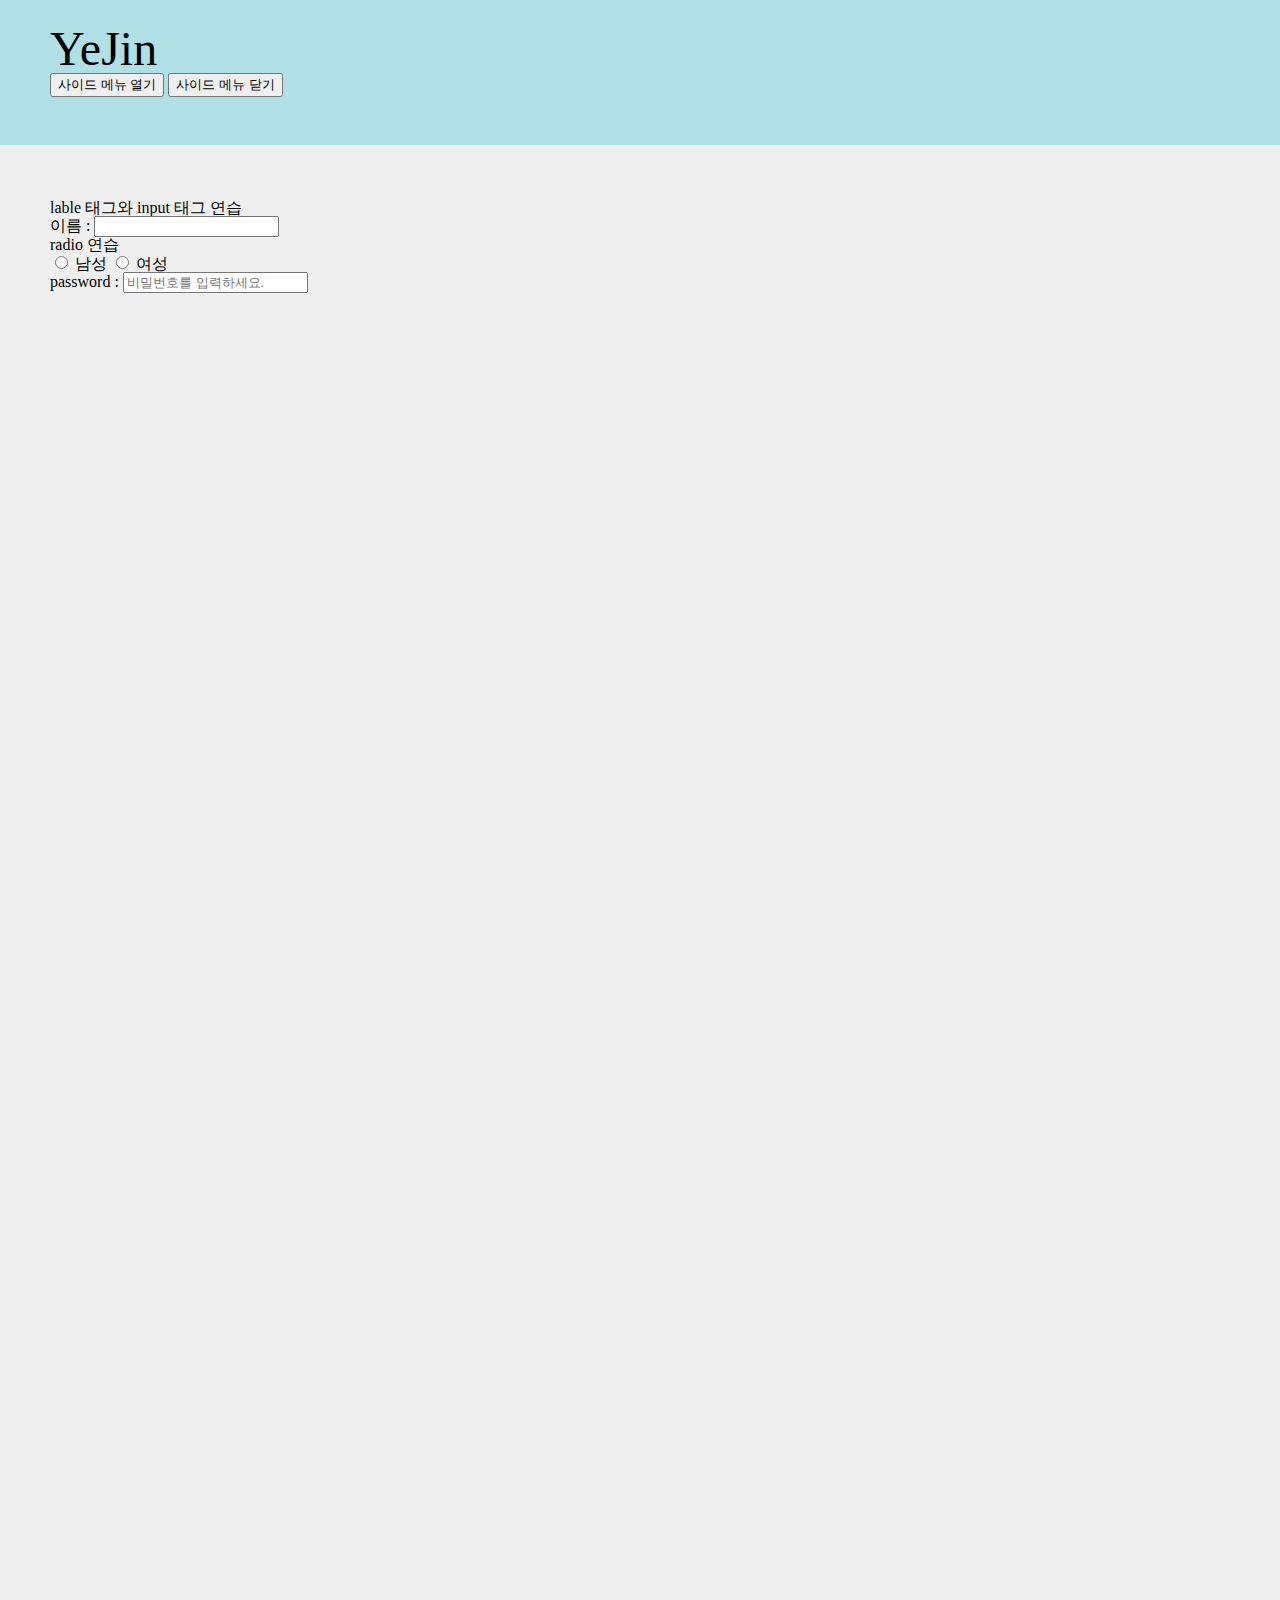
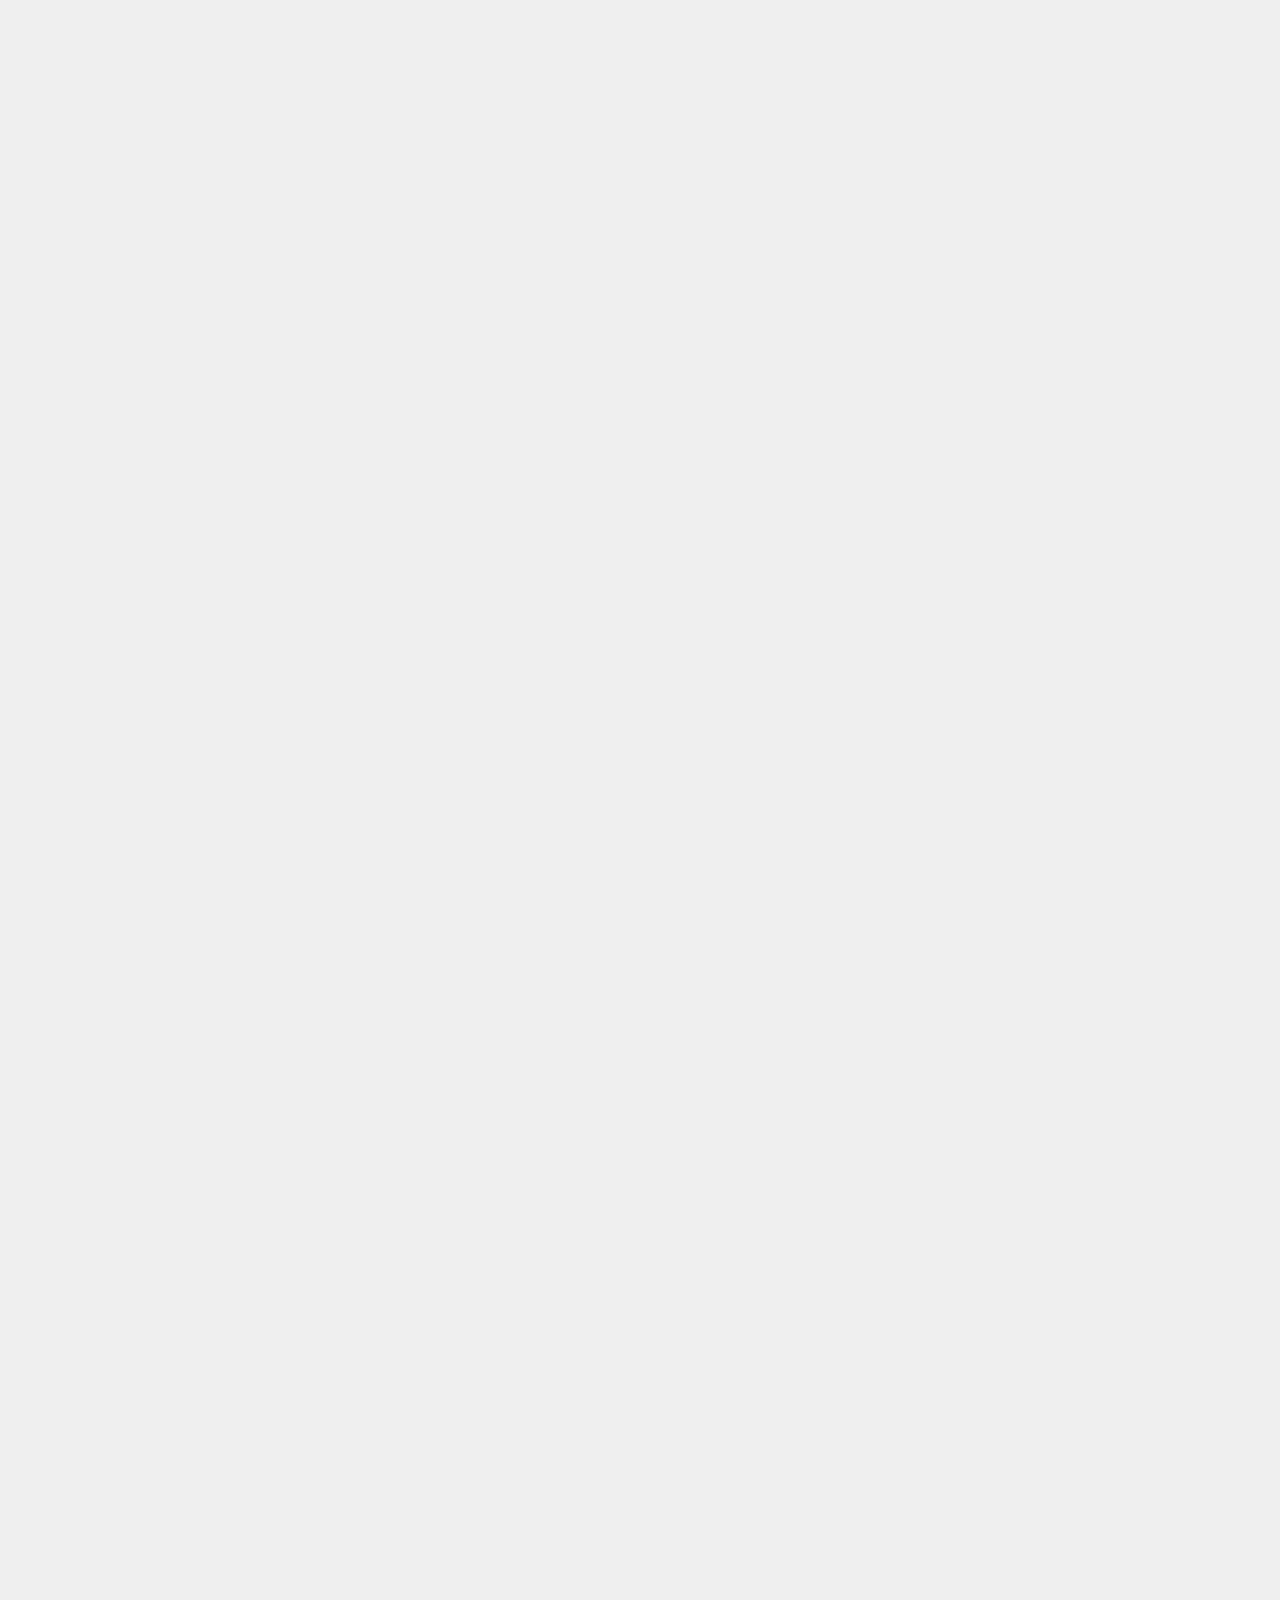
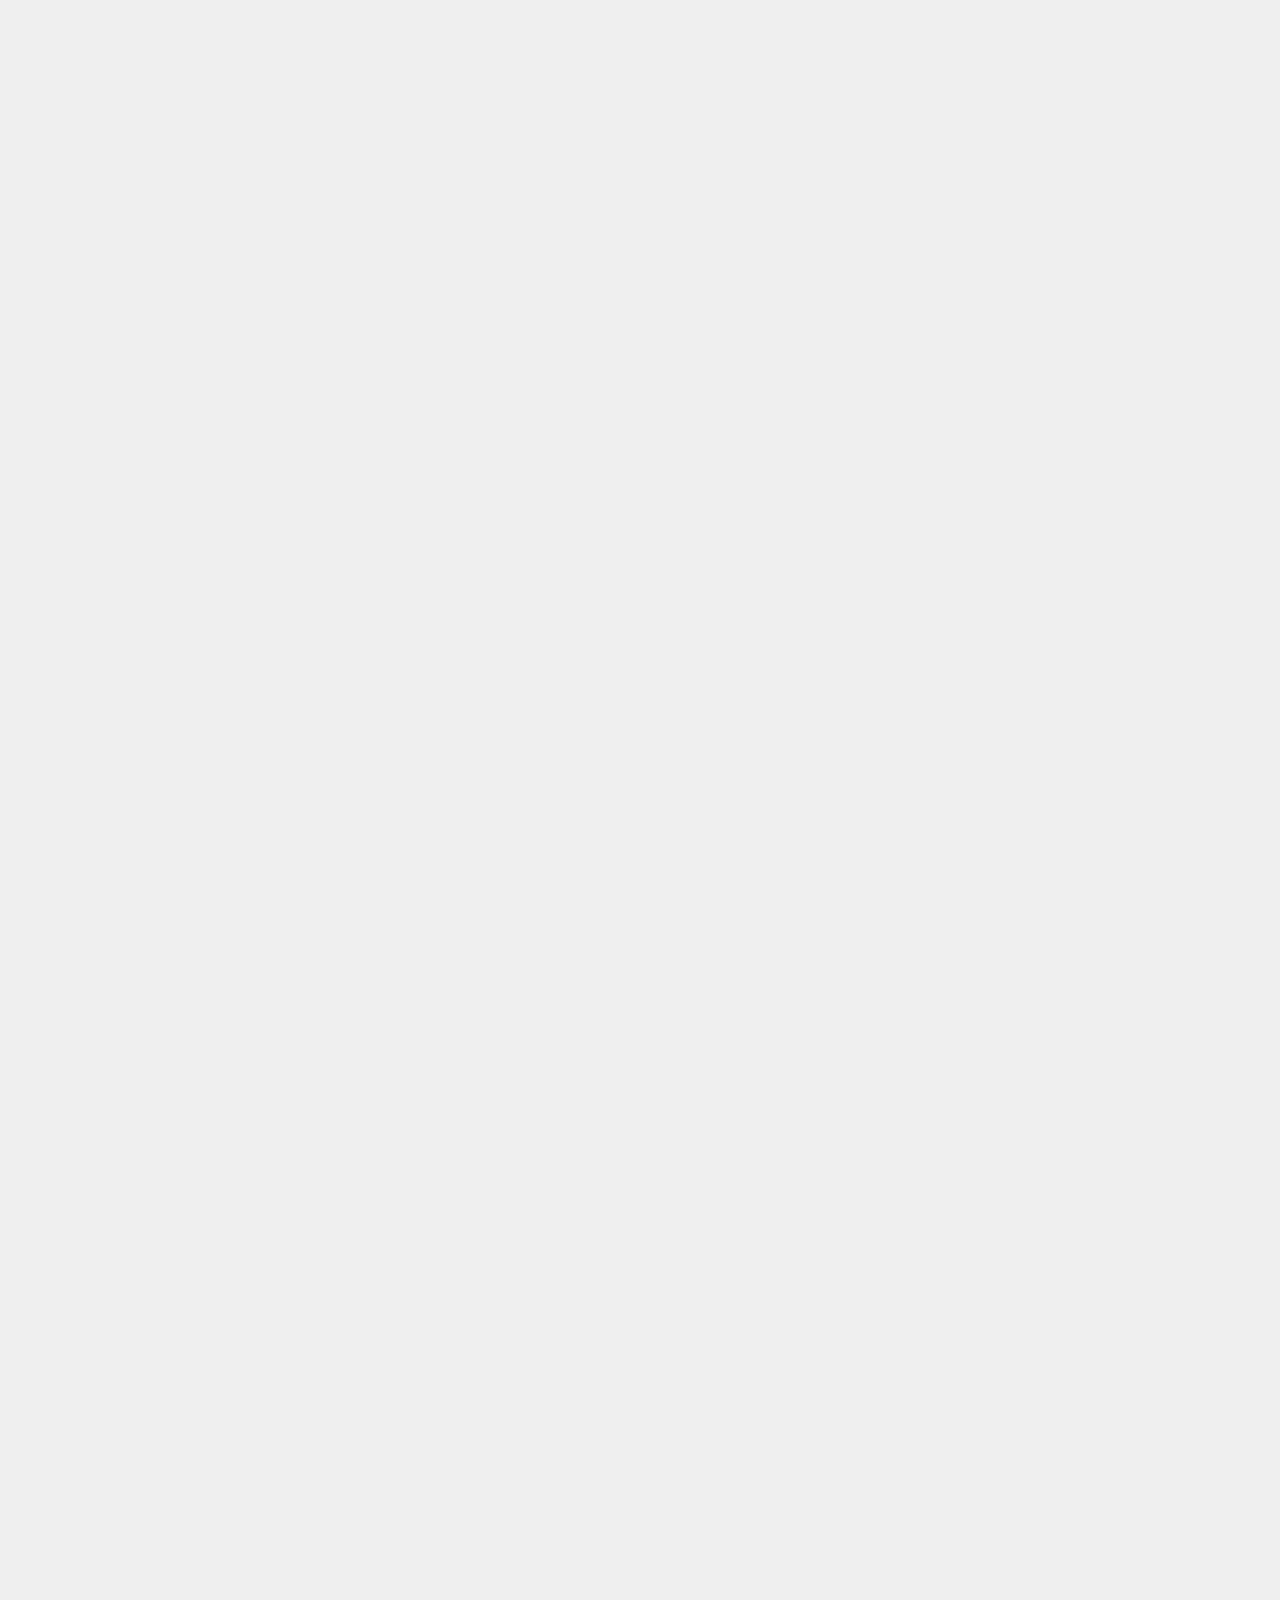
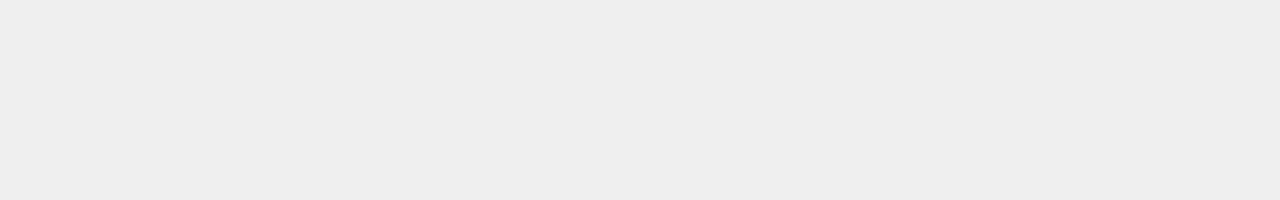
<file: practice/index.html>
<!DOCTYPE html>
<html lang="ko">
<head>
    <meta chaset="UTF-8">
    <title>fighting</title>

    <!-- css -->
    <link rel="stylesheet" href="css/reset.css">
    <link rel="stylesheet" href="css/style.css">


    <!-- script -->
    <script src="./jquery/jquery.js"></script>
    
    <!-- jquery -->
    <script>
        $(document).ready(function(){
            $('.open_btn').click(function(){
                $('nav').addClass('on');
            });
            $('.close_btn').click(function(){
                $('nav').removeClass('on');
            });
            
            $(window).scroll(function(){
                var win_top = $(window).scrollTop();
                // var wrap_top = $('#wrap').offset().top;
                if(win_top >= 300){
                    alert
                    $('header').addClass('resize');
                }else {
                    $('header').removeClass('resize'); 
                }
            })
        });
    </script>
</head>
<body>
    <!-- 헤더 고정하기 -->
    <header>
        <h1>YeJin</h1>
        <!-- 메뉴 열기 닫기 -->
        <button class="open_btn">사이드 메뉴 열기</button>
        <button class="close_btn">사이드 메뉴 닫기</button>
        <nav>
            사이드 메뉴 ! 
        </nav>
    </header>
    <main>
        <div id="wrap">
            <h2>lable 태그와 input 태그 연습</h2>
            <label for="name">이름 : </label>
            <input type="text" id="name">
            <h2>radio 연습</h2>
            <label>
                <input type="radio" name="gender">
                남성
            </label>
            <label>
                <input type="radio" name="gender">
                여성
            </label>
            <label style="display: block">
                password : 
                <input type="password" placeholder="비밀번호를 입력하세요.">
            </label>
        </div>


    </main>
</body>    
</html>
</file>
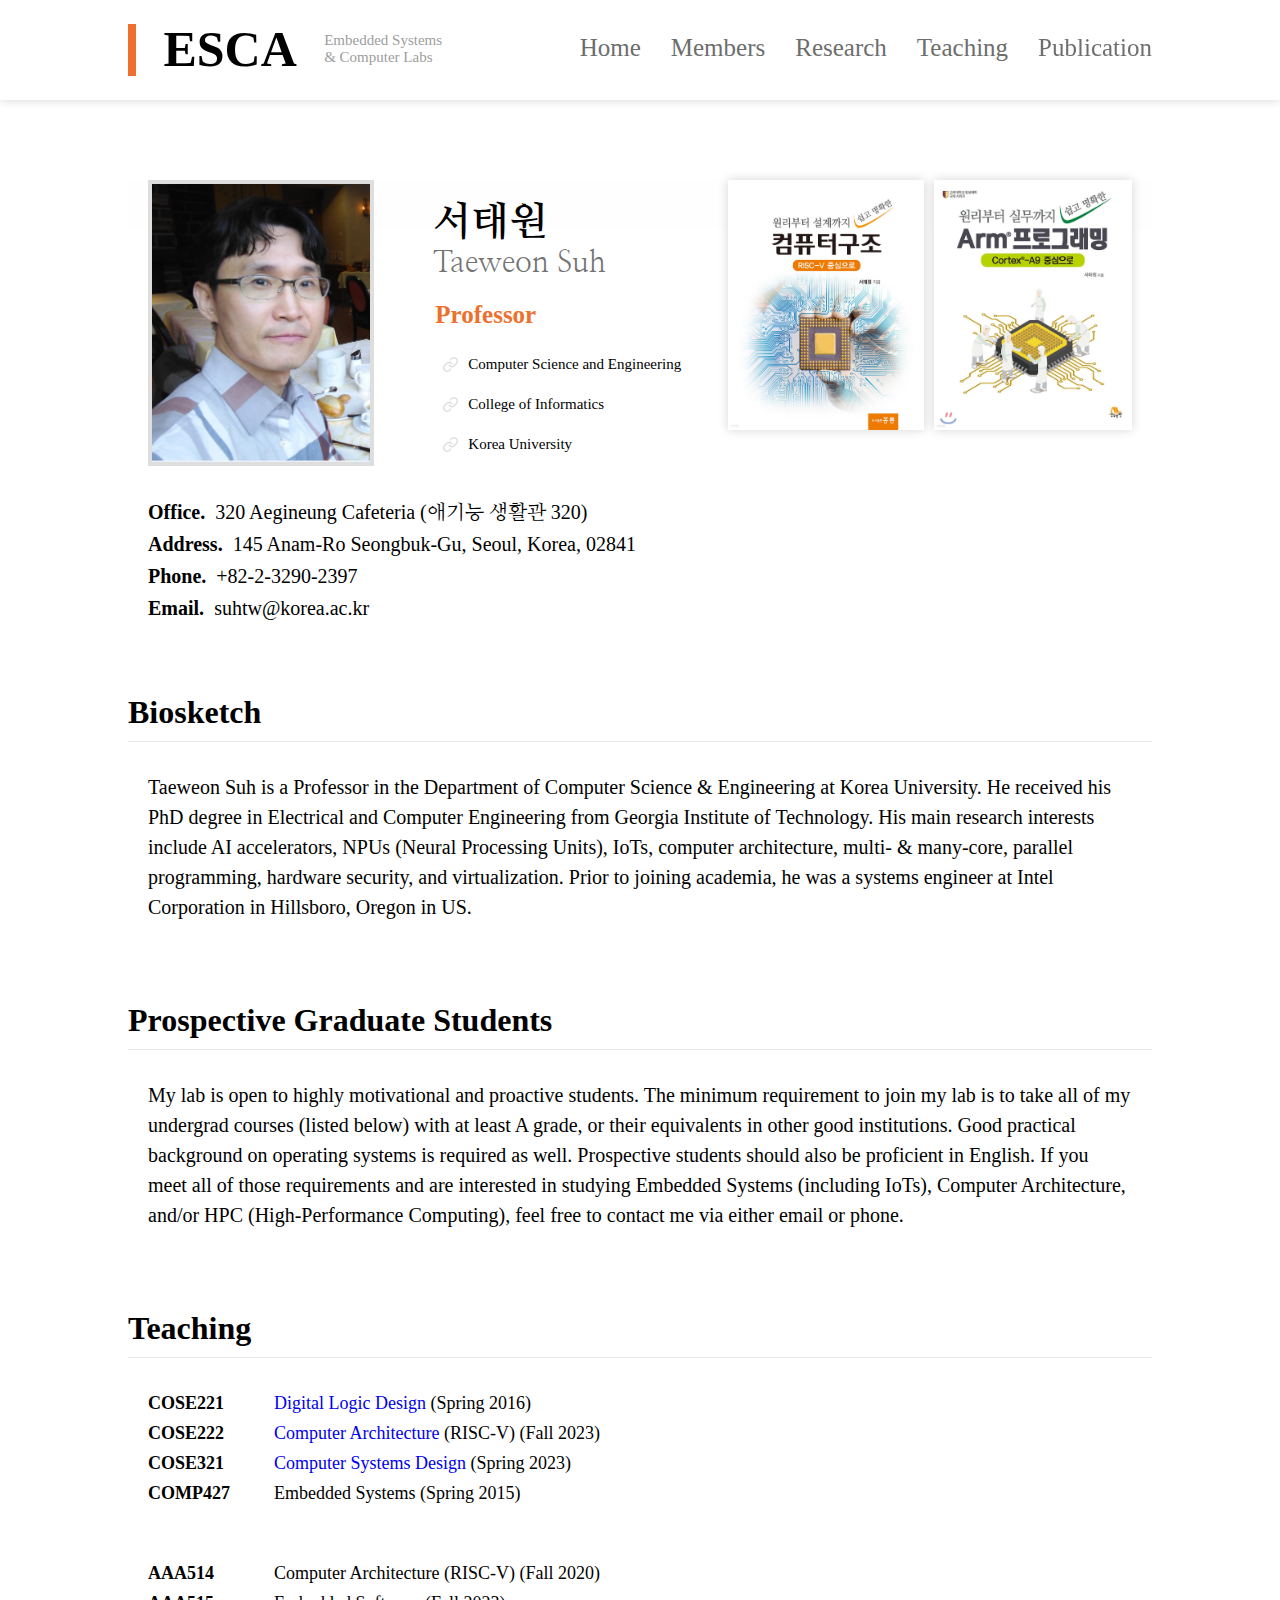
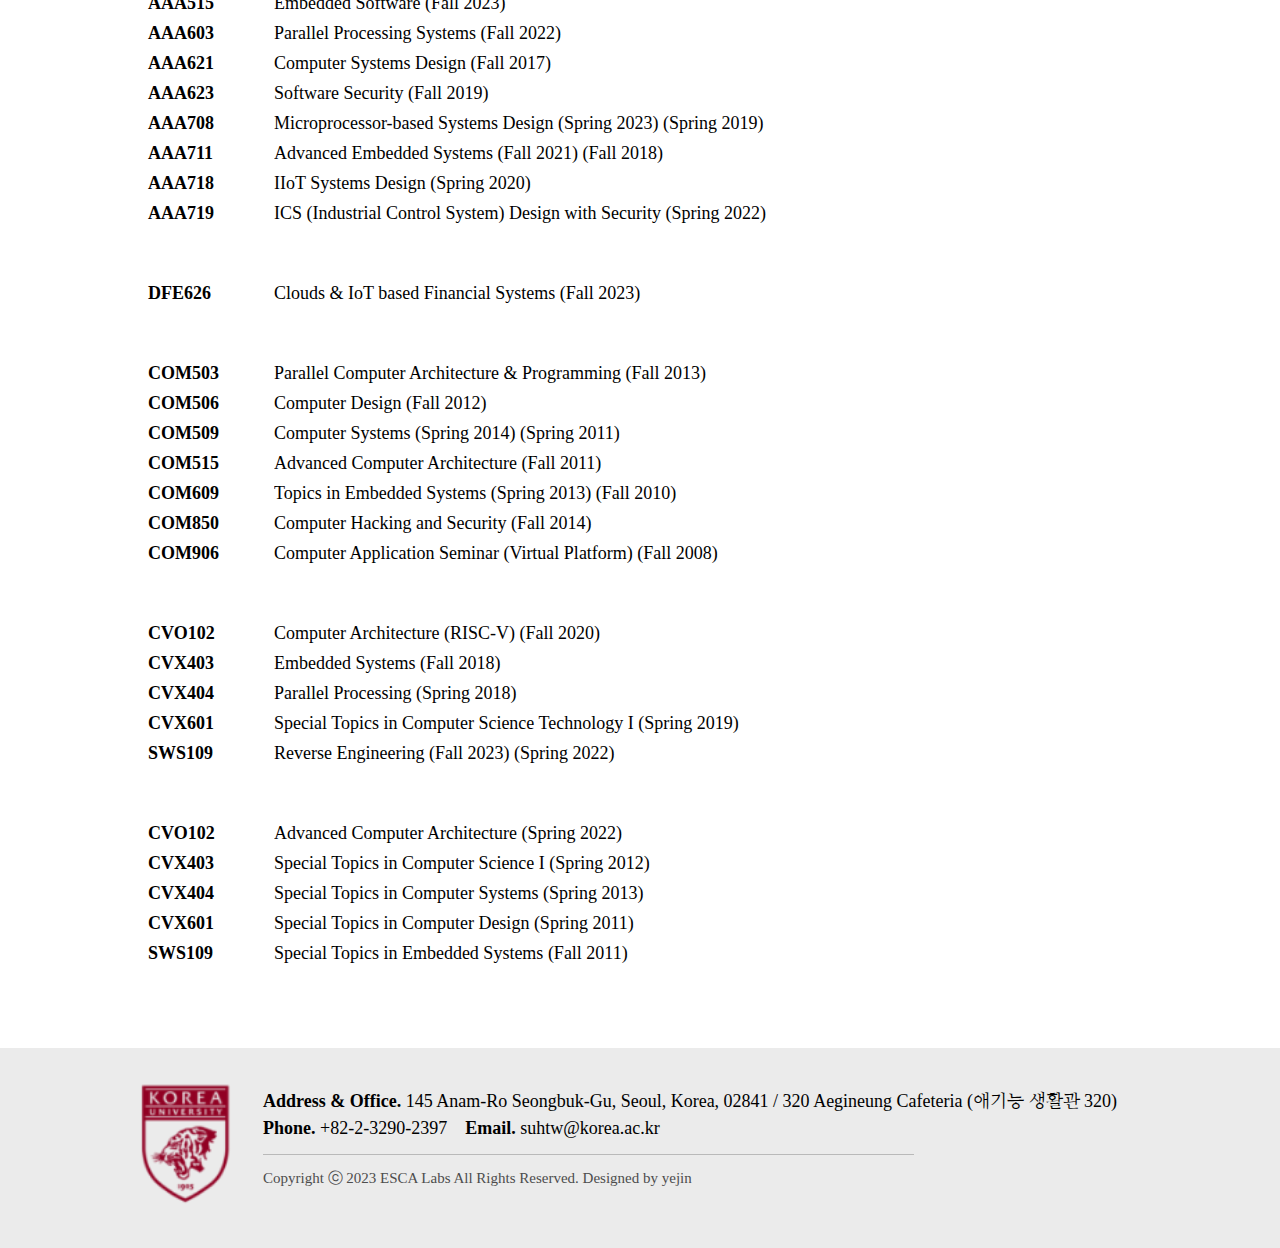
<file: esca/src/index.html>
<!DOCTYPE html>
<html lang="en">
<head>
    <meta charset="UTF-8">
    <meta name="viewport" content="width=device-width, initial-scale=1.0">
    <title>Welcome to ESCA !</title>
    <link rel="icon" href="./img/favicon_io/favicon.ico">

    <!-- css -->
    <link href="css/normalize.css" rel="stylesheet">
    <link href="css/main.css" rel="stylesheet">

    <!-- font: Tinos -->
        <!-- 
            font using rule
            
            // Tinos (Times new romans 대체)
            font-family: 'Tinos', serif;

            // 나눔 명조
            font-family: 'Nanum Myeongjo', serif;
        -->
    
    <link rel="preconnect" href="https://fonts.googleapis.com">
    <link rel="preconnect" href="https://fonts.gstatic.com" crossorigin>
    <link href="https://fonts.googleapis.com/css2?family=Nanum+Myeongjo:wght@400;700&family=Tinos:wght@400;700&display=swap" rel="stylesheet">

    <script src="js/jquery-3.7.0.js"></script>
    <script>
        $(document).ready(function(){

            var check = false;

            // menu btn
            $('.open_menu_btn').click(function(){
                if(!check){
                    $('nav').addClass('on');
                    $('.open_menu_btn span:nth-child(1), .open_menu_btn span:nth-child(2), .open_menu_btn span:nth-child(3)').addClass('trans');
                    check = true;
                } else {
                    $('nav').removeClass('on');
                    $('.open_menu_btn span:nth-child(1), .open_menu_btn span:nth-child(2), .open_menu_btn span:nth-child(3)').removeClass('trans');
                    check = false;
                }
            });

            // fade animation
            $('#Professor').addClass('on');

            $(window).scroll(function(){
                var win_top = $(window).scrollTop();

                $('#Biosketch, #ProspectiveGraduateStudents, #Teaching').each(function(){
                    let box_top = $(this).offset().top;
                    if(win_top >= box_top - 600){
                        $(this).addClass('on');
                    } else {
                        $(this).removeClass('on');
                    }
                });
                $('.teaching_inner .txt_inner .left_txt_inner div, .teaching_inner .txt_inner .right_txt_inner div').each(function(){
                    let box_top = $(this).offset().top;
                    if(win_top >= box_top - 800){
                        $(this).addClass('on');
                    } else {
                        $(this).removeClass('on');
                    }
                });
            });


        });
    </script>    
</head>
<body>
    <div id="wrap">
        <header>
            <div id="header_inner" class="clear">
                <a href="#" class="clear">
                    <span></span>
                    <h1>ESCA</h1>
                    <h2>Embedded Systems</br>& Computer Labs</h2>
                </a>
                <button class="open_menu_btn mobile">
                    <span>메뉴열기</span>
                    <span></span>
                    <span></span>
                </button>
                <nav class="clear">
                    <h2 class="blind">주메뉴 영역</h2>
                    <button class="close_menu_btn">메뉴 닫기</button>
                    <ul class="clear">
                        <li>
                            <a href="#">
                                Home
                            </a>
                        </li>
                        <li>
                            <a href="./member.html">
                                Members
                            </a>
                        </li>
                        <li>
                            <a href="#">
                                Research
                            </a>
                        </li>
                        <li>
                            <a href="#Teaching">
                                Teaching
                            </a>
                        </li>
                        <li>
                            <a href="#">
                                Publication
                            </a>
                        </li>
                    </ul>
                </nav>
            </div> <!-- e: header inner -->
        </header>
        <main>
            <div id="Professor">
                <div class="prof_inner">
                    <h2 id="mobile_h2">Professor</h2>
                    <i id="mobile_i"></i>
                    <span class="prof_pic">
                        서태원 교수 얼굴 사진
                    </span>
                    <div class="txt_inner">
                        <h3>서태원</h3>
                        <h4>Taeweon Suh</h4>
                        <h2>Professor</h2>
                        <div class="info_inner">
                            <div class="info">
                                <span>Office. &nbsp;</span>
                                <p> 320 Aegineung Cafeteria (애기능 생활관 320)</p>
                            </div>
                            <div class="info">
                                <span>Address. &nbsp;</span>
                                <p> 145 Anam-Ro Seongbuk-Gu, Seoul, Korea, 02841</p>
                            </div>
                            <div class="info">
                                <span>Phone. &nbsp;</span>
                                <p> +82-2-3290-2397</p>
                            </div>
                            <div class="info">
                                <span>Email. &nbsp;</span>
                                <p> suhtw@korea.ac.kr</p>
                            </div>
                        </div>
                        <div class="links_inner">
                            <a href="">
                                <span></span>
                                <p>Computer Science and Engineering</p>
                            </a>
                            <a href="">
                                <span></span>
                                <p>College of Informatics</p>
                            </a>
                            <a href="">
                                <span></span>
                                <p>Korea University</p>
                            </a>
                        </div>
                    </div>
                    <div class="books_inner">
                        <span class="book_1">원리부터 설계까지 쉽고 명확한 컴퓨터 구조 이미지</span>
                        <span class="book_2">원리부터 실무까지 쉽고 명확한 Arm 프로그래밍 이미지</span>
                    </div>
                </div>
            </div>
            <div id="Biosketch" class="p_theme">
                <div class="bio_inner">
                    <h2>Biosketch</h2>
                    <i></i>
                    <p>
                        Taeweon Suh is a Professor in the Department of 
                        Computer Science & Engineering at Korea University. 
                        He received his PhD degree in Electrical and 
                        Computer Engineering from Georgia Institute of Technology. 
                        His main research interests include AI accelerators, 
                        NPUs (Neural Processing Units), IoTs, computer architecture, 
                        multi- & many-core, parallel programming, hardware security, 
                        and virtualization. Prior to joining academia, he was a systems engineer 
                        at Intel Corporation in Hillsboro, Oregon in US.
                    </p>
                </div>
            </div>
            <div id="ProspectiveGraduateStudents" class="p_theme">
                <div class="pgs_inner">
                    <h2>Prospective Graduate Students</h2>
                    <i></i>
                    <p>
                        My lab is open to highly motivational and proactive students.
                        The minimum requirement to join my lab is to take all of my undergrad courses 
                        (listed below) with at least A grade, or their equivalents in other good institutions. 
                        Good practical background on operating systems is required as well. Prospective students 
                        should also be proficient in English. If you meet all of those requirements 
                        and are interested in studying Embedded Systems (including IoTs), Computer Architecture, 
                        and/or HPC (High-Performance Computing), feel free to contact me via either email or phone.
                    </p>
                </div>
            </div>
            <div id="Teaching">
                <div class="teaching_inner">
                    <h2>Teaching</h2>
                    <i></i>
                    <div class="txt_inner clear">
                        <div class="left_txt_inner">
                            <div class="t_first">
                                COSE221</br>
                                COSE222</br>
                                COSE321</br>
                                COMP427
                            </div>
                            <div class="t_second">
                                AAA514</br>
                                AAA515</br>
                                AAA603</br>
                                AAA621</br>
                                AAA623</br>
                                AAA708</br>
                                AAA711</br>
                                AAA718</br>
                                AAA719
                            </div>
                            <div class="t_third">
                                DFE626
                            </div>
                            <div class="t_forth">
                                COM503</br>
                                COM506</br>
                                COM509</br>
                                COM515</br>
                                COM609</br>
                                COM850</br>
                                COM906
                            </div>
                            <div class="t_fifth">
                                CVO102</br>
                                CVX403</br>
                                CVX404</br>
                                CVX601</br>
                                SWS109
                            </div>
                            <div class="t_sixth">
                                CVO102</br>
                                CVX403</br>
                                CVX404</br>
                                CVX601</br>
                                SWS109 
                            </div>
                        </div>
                        <!-- todo : 링크 다는 법 -->
                        <!-- 링크 걸 텍스트를 <a href=""></a> 태그로 '감싼다'. -->
                        <!-- href="링크 주소" 기입 -->
                        <div class="right_txt_inner">
                            <div class="t_first">
                                <p><a href="http://esca.korea.ac.kr/teaching/cose221_LD">Digital Logic Design </a>(Spring 2016)</p>
                                <p><a href="http://esca.korea.ac.kr/teaching/cose222_CA/">Computer Architecture </a>(RISC-V) (Fall 2023)</p> 
                                <p><a href="http://esca.korea.ac.kr/teaching/cose321_CSD/cose321.htm">Computer Systems Design</a> (Spring 2023)</p>
                                <p>Embedded Systems (Spring 2015)</p>
                            </div>
                            <div class="t_second">
                                <p>Computer Architecture (RISC-V) (Fall 2020)</p>
                                <p>Embedded Software (Fall 2023)</p>
                                <p>Parallel Processing Systems (Fall 2022)</p>
                                <p>Computer Systems Design (Fall 2017)</p>
                                <p>Software Security (Fall 2019)</p>
                                <p>Microprocessor-based Systems Design (Spring 2023) (Spring 2019)</p>
                                <p>Advanced Embedded Systems (Fall 2021) (Fall 2018)</p>
                                <p>IIoT Systems Design (Spring 2020)</p>
                                <p>ICS (Industrial Control System) Design with Security (Spring 2022)</p>
                            </div>
                            <div class="t_third">
                                <p>Clouds & IoT based Financial Systems (Fall 2023)</p>
                            </div>
                            <div class="t_forth">
                                <p>Parallel Computer Architecture & Programming (Fall 2013)</p>
                                <p>Computer Design (Fall 2012)</p>
                                <p>Computer Systems (Spring 2014) (Spring 2011)</p>
                                <p>Advanced Computer Architecture (Fall 2011)</p>
                                <p>Topics in Embedded Systems (Spring 2013) (Fall 2010)</p>
                                <p>Computer Hacking and Security (Fall 2014)</p>
                                <p>Computer Application Seminar (Virtual Platform) (Fall 2008)</p>
                            </div>
                            <div class="t_fifth">
                                <p>Computer Architecture (RISC-V) (Fall 2020)</p>
                                <p>Embedded Systems (Fall 2018)</p>
                                <p>Parallel Processing (Spring 2018)</p>
                                <p>Special Topics in Computer Science Technology I (Spring 2019)</p>
                                <p>Reverse Engineering (Fall 2023) (Spring 2022)</p> 
                            </div>
                            <div class="t_sixth">
                                <p>Advanced Computer Architecture (Spring 2022)</p>
                                <p>Special Topics in Computer Science I (Spring 2012)</p>
                                <p>Special Topics in Computer Systems (Spring 2013)</p>
                                <p>Special Topics in Computer Design (Spring 2011)</p>
                                <p>Special Topics in Embedded Systems (Fall 2011)</p>
                            </div>
                        </div> <!-- e: right_txt_inner -->
                    </div> <!-- e: txt_inner -->
                </div> <!-- e: teaching_inner -->
            </div> <!-- e: Teaching -->
        </main>
        <footer>
            <div class="footer_inner_mobile">
                <div class="clear">
                    <span>고려대학교 로고</span>
                    <div class="txt_inner">
                        <span>Address.</span>&nbsp;145 Anam-Ro Seongbuk-Gu, Seoul, Korea, 02841</br>
                        <span>Office.</span>&nbsp;320 Aegineung Cafeteria (애기능 생활관 320)</br>
                        <span>Phone.</span>&nbsp;+82-2-3290-2397 &nbsp;&nbsp;&nbsp;
                        <span>Email.</span> suhtw@korea.ac.kr
                    </div>
                </div>
                <i></i>
                <span>
                    Copyright ⓒ 2023 Embedded Systems & Computer Labs All Rights Reserved
                </span>
            </div>
            <div class="footer_inner">
                <span>고려대학교 로고</span>
                <div class="txt_inner clear">
                    <div>
                        <p>
                            <span>Address & Office.</span> 145 Anam-Ro Seongbuk-Gu, Seoul, Korea, 02841 / 320 Aegineung Cafeteria (애기능 생활관 320)
                        </p>
                    </div>
                    <div>
                        <p>
                            <span>Phone.</span> +82-2-3290-2397 &nbsp;&nbsp;&nbsp;<span>Email.</span>&nbsp;suhtw@korea.ac.kr
                        </p>
                    </div>
                    <i></i>
                    <span>
                        Copyright ⓒ 2023 ESCA Labs All Rights Reserved. Designed by yejin
                    </span>
                </div>
            </div>
        </footer>
    </div>
</body>
</html>
</file>
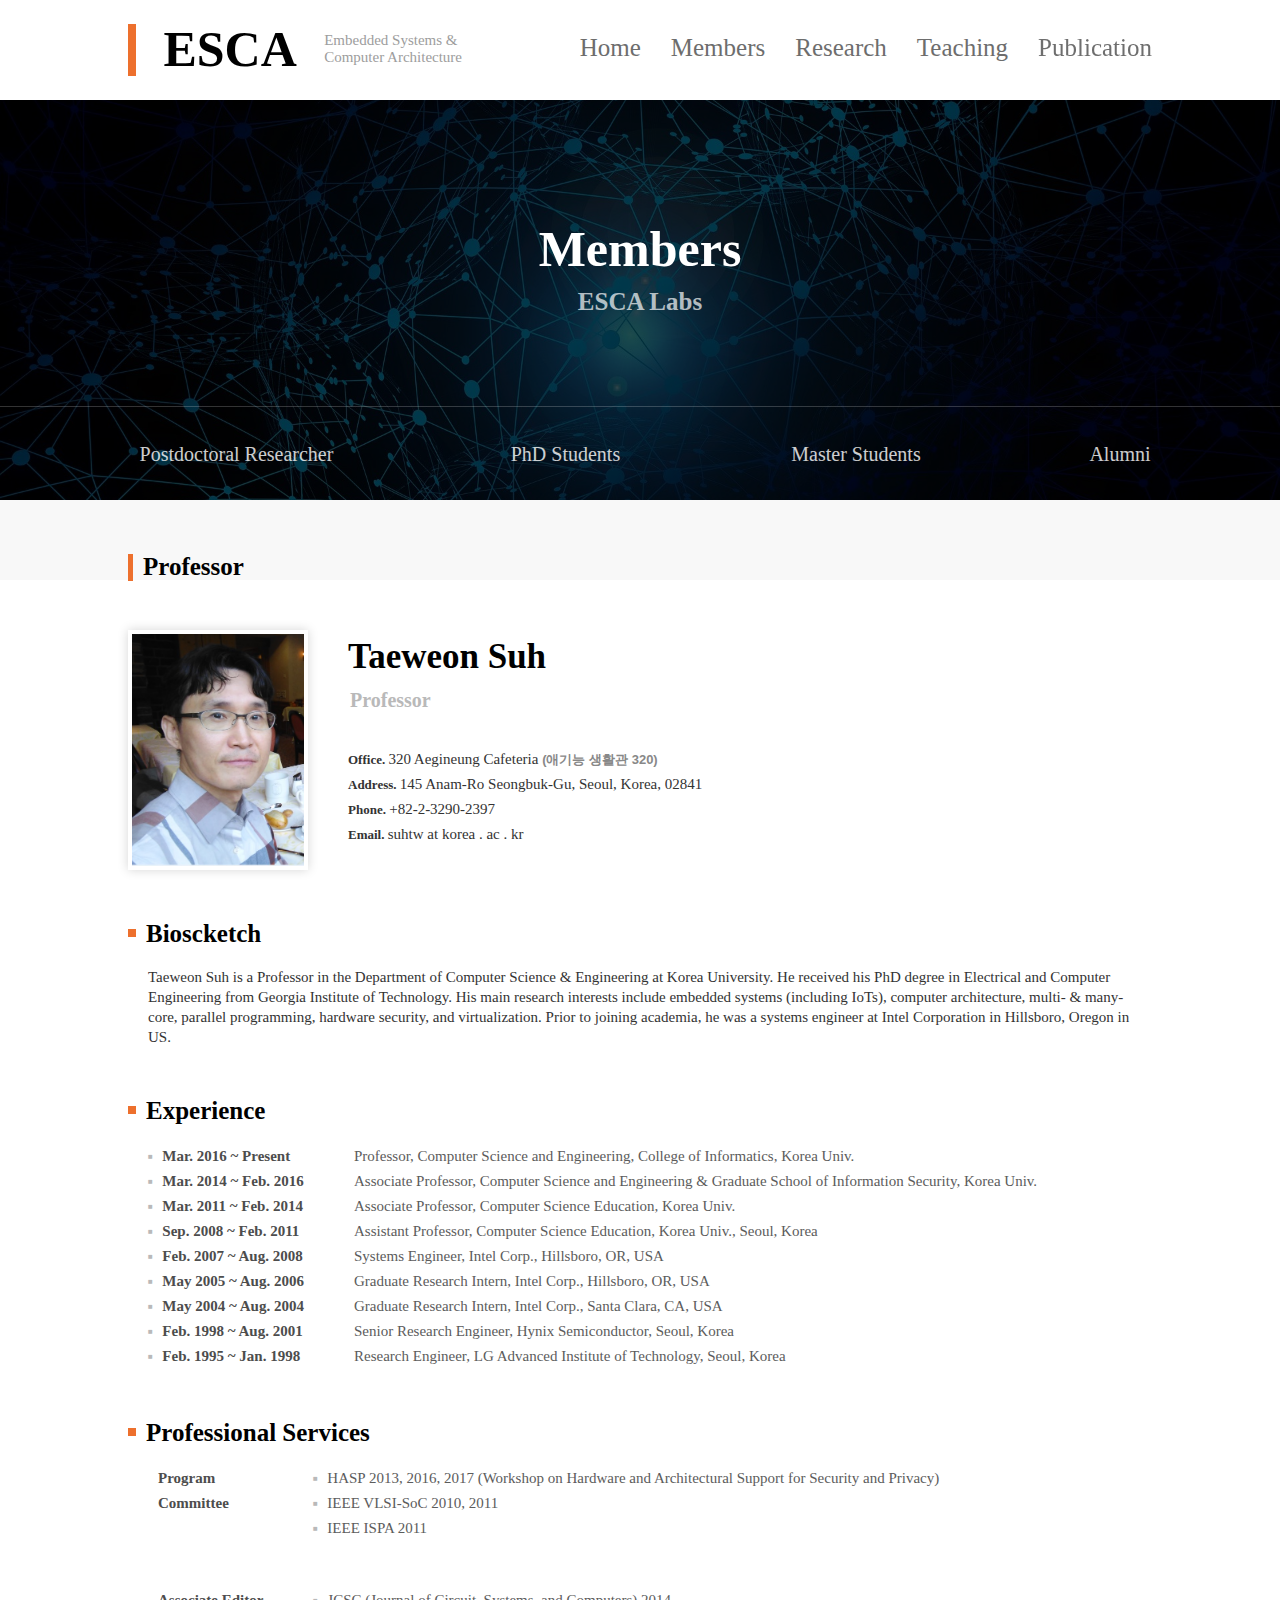
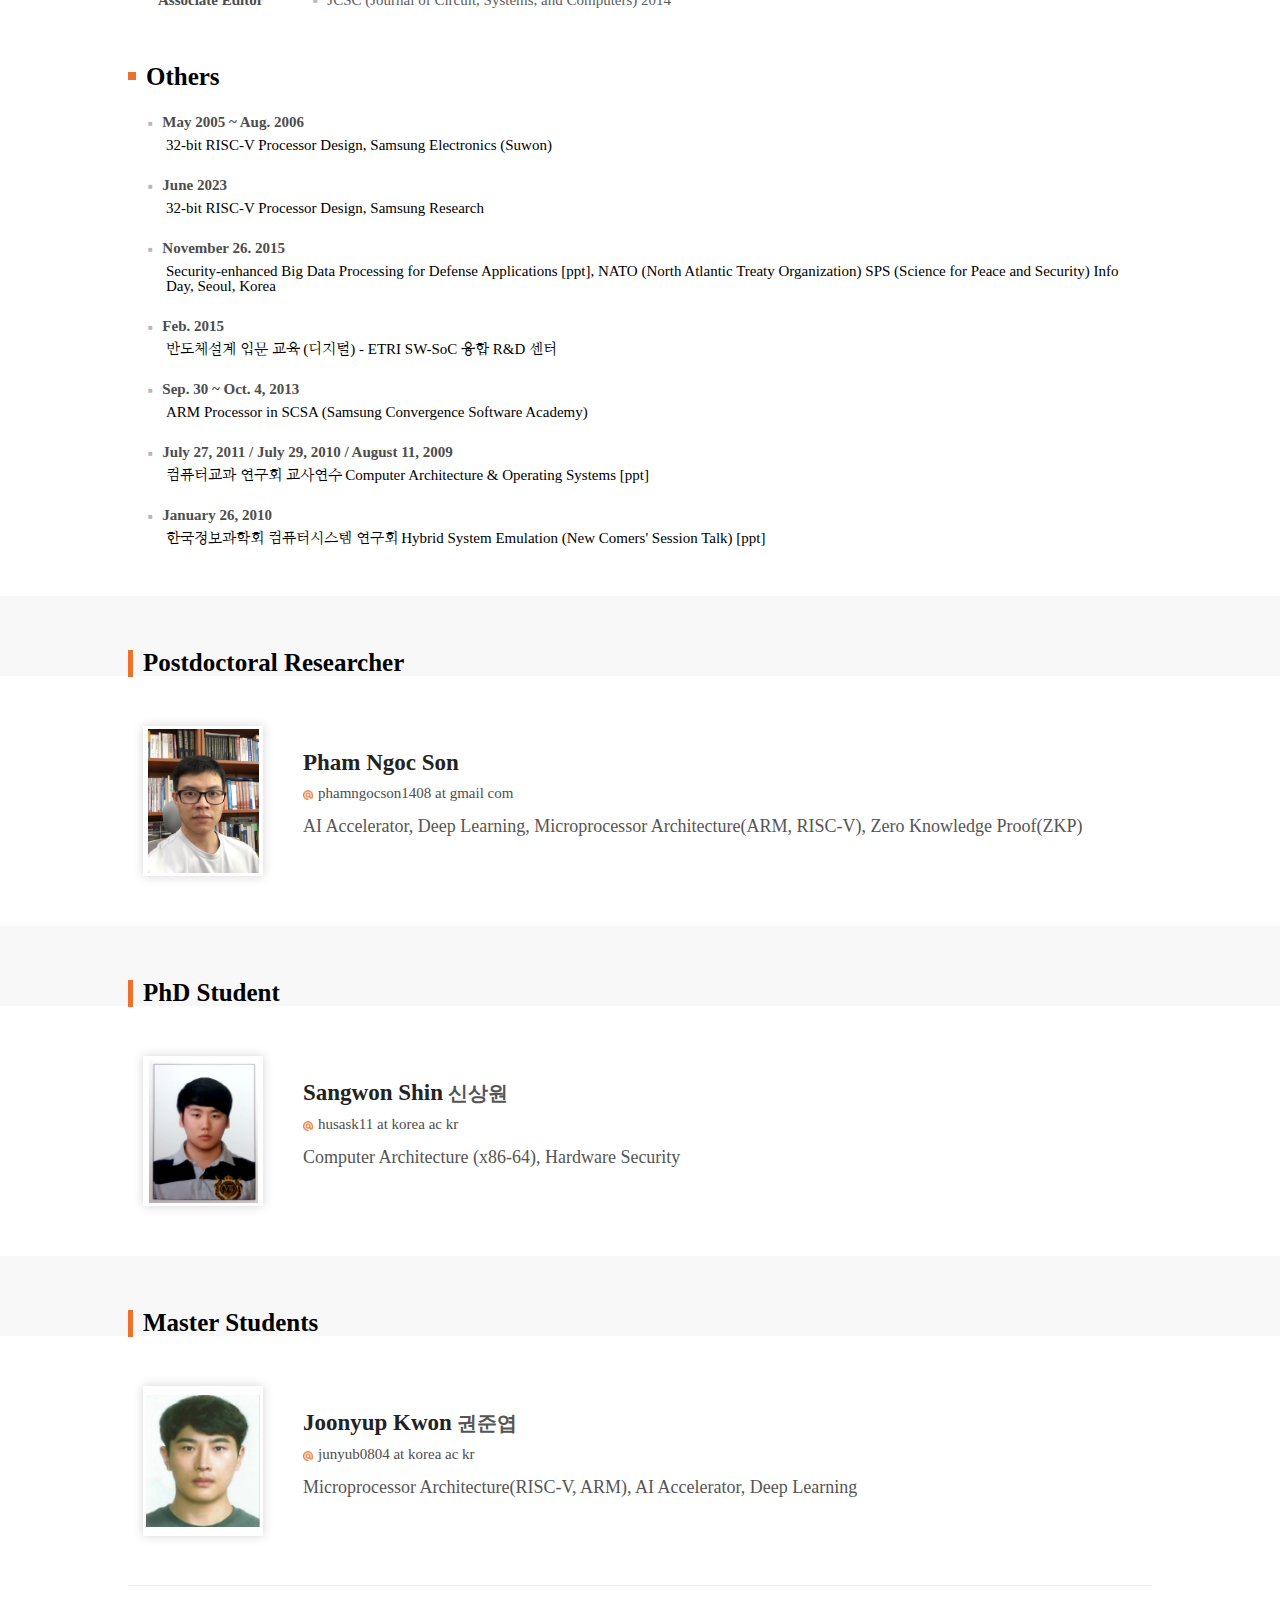
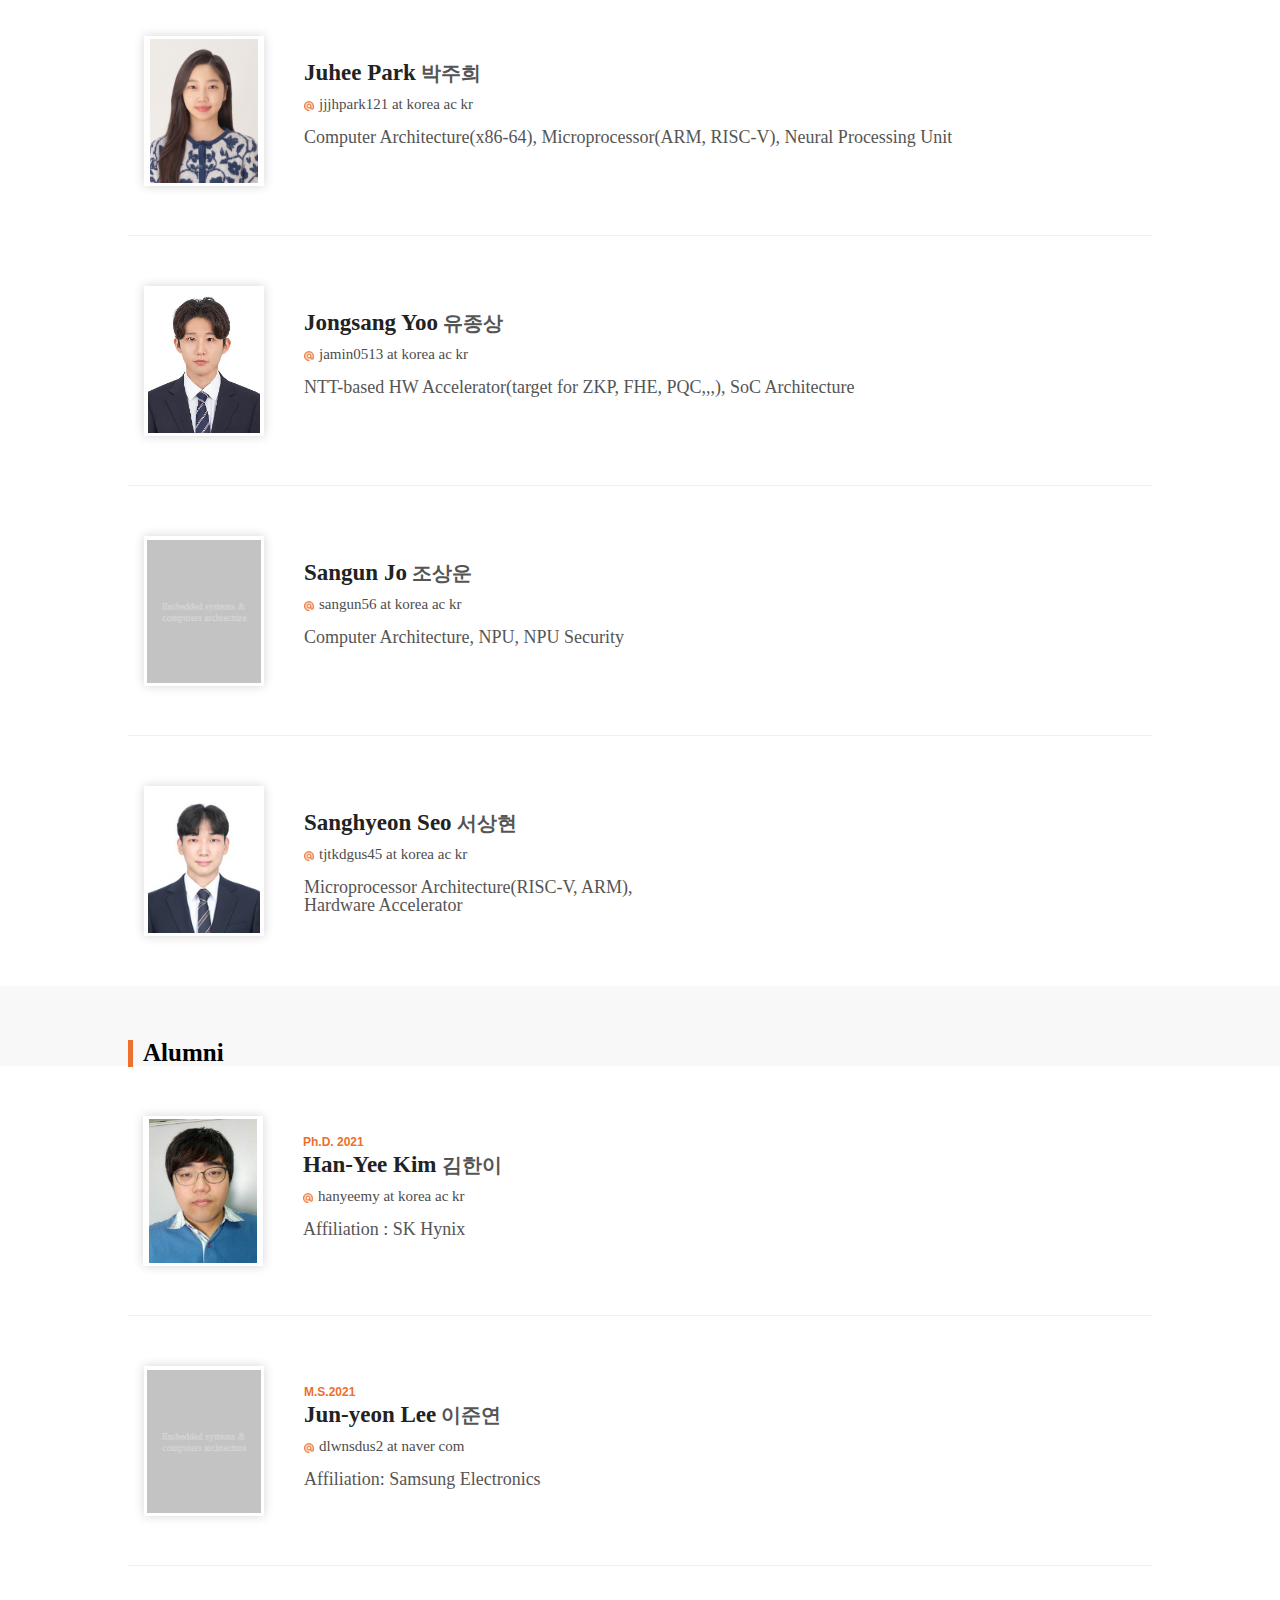
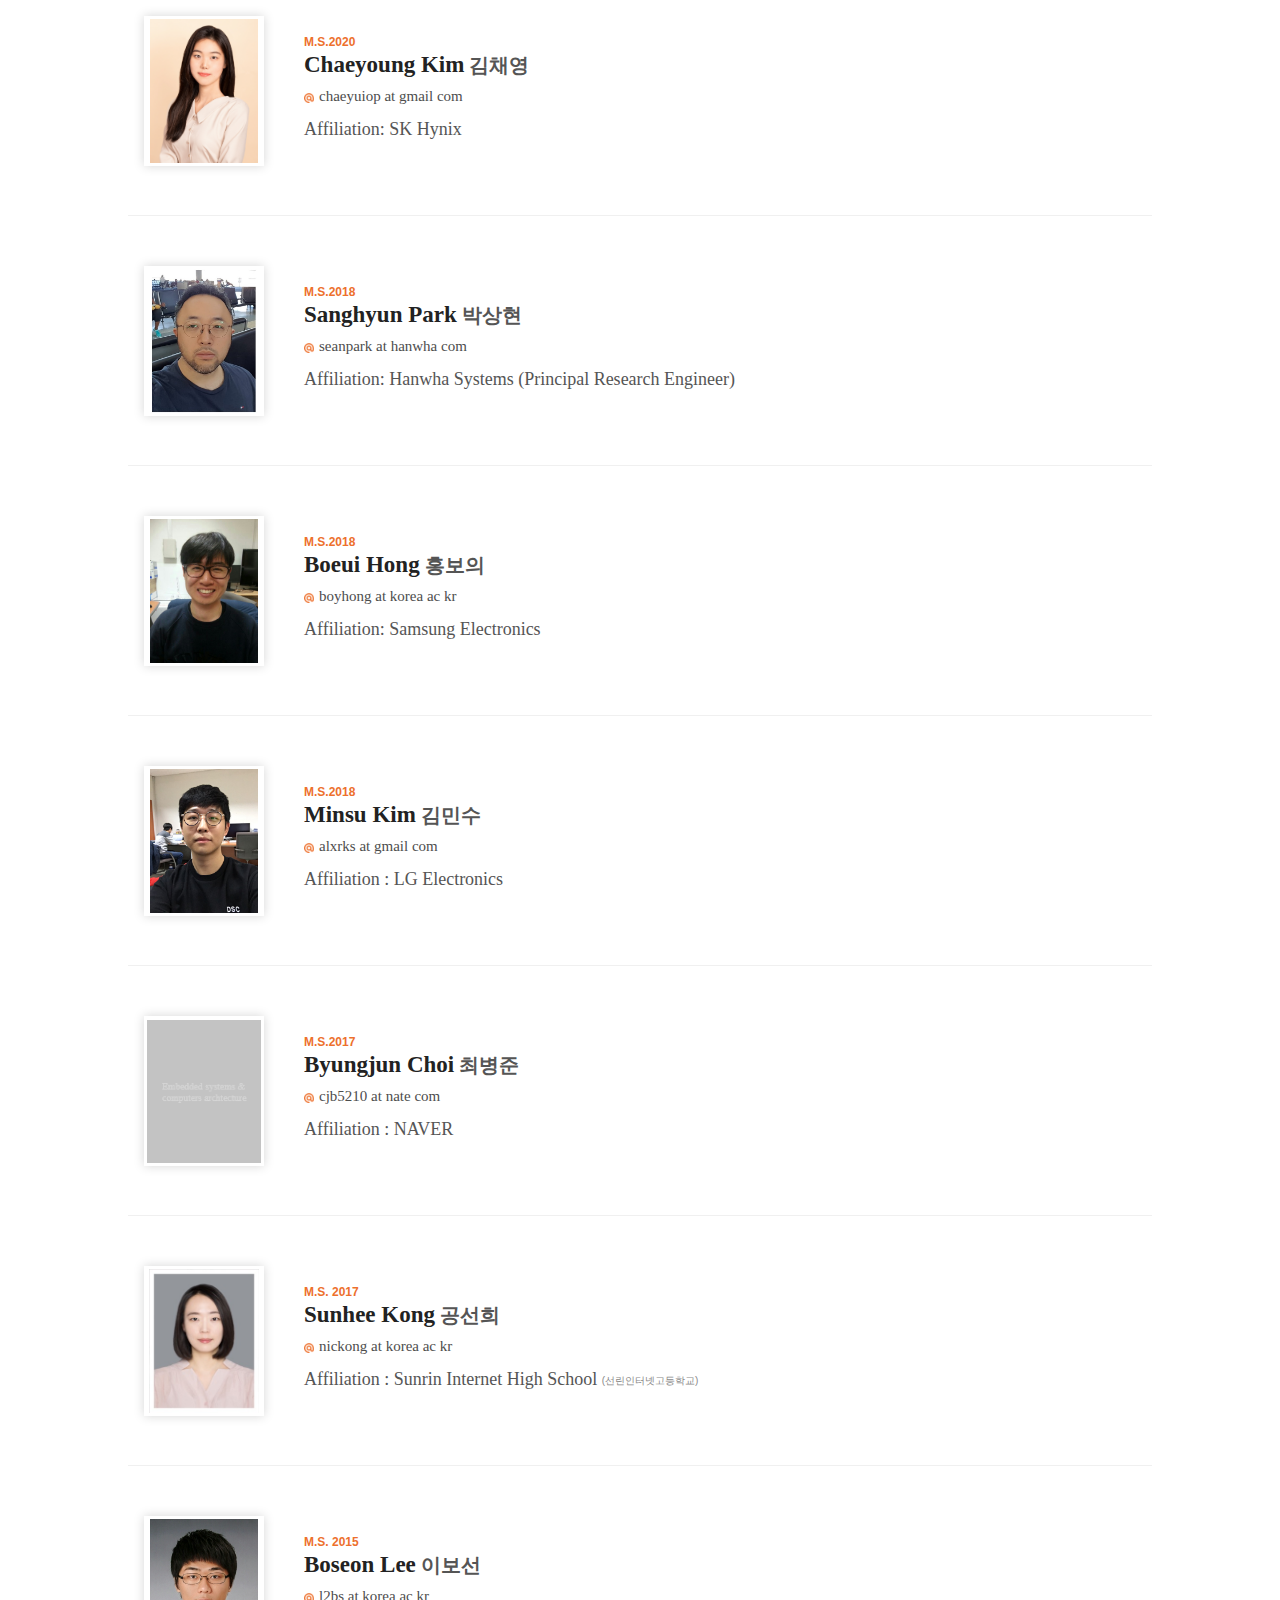
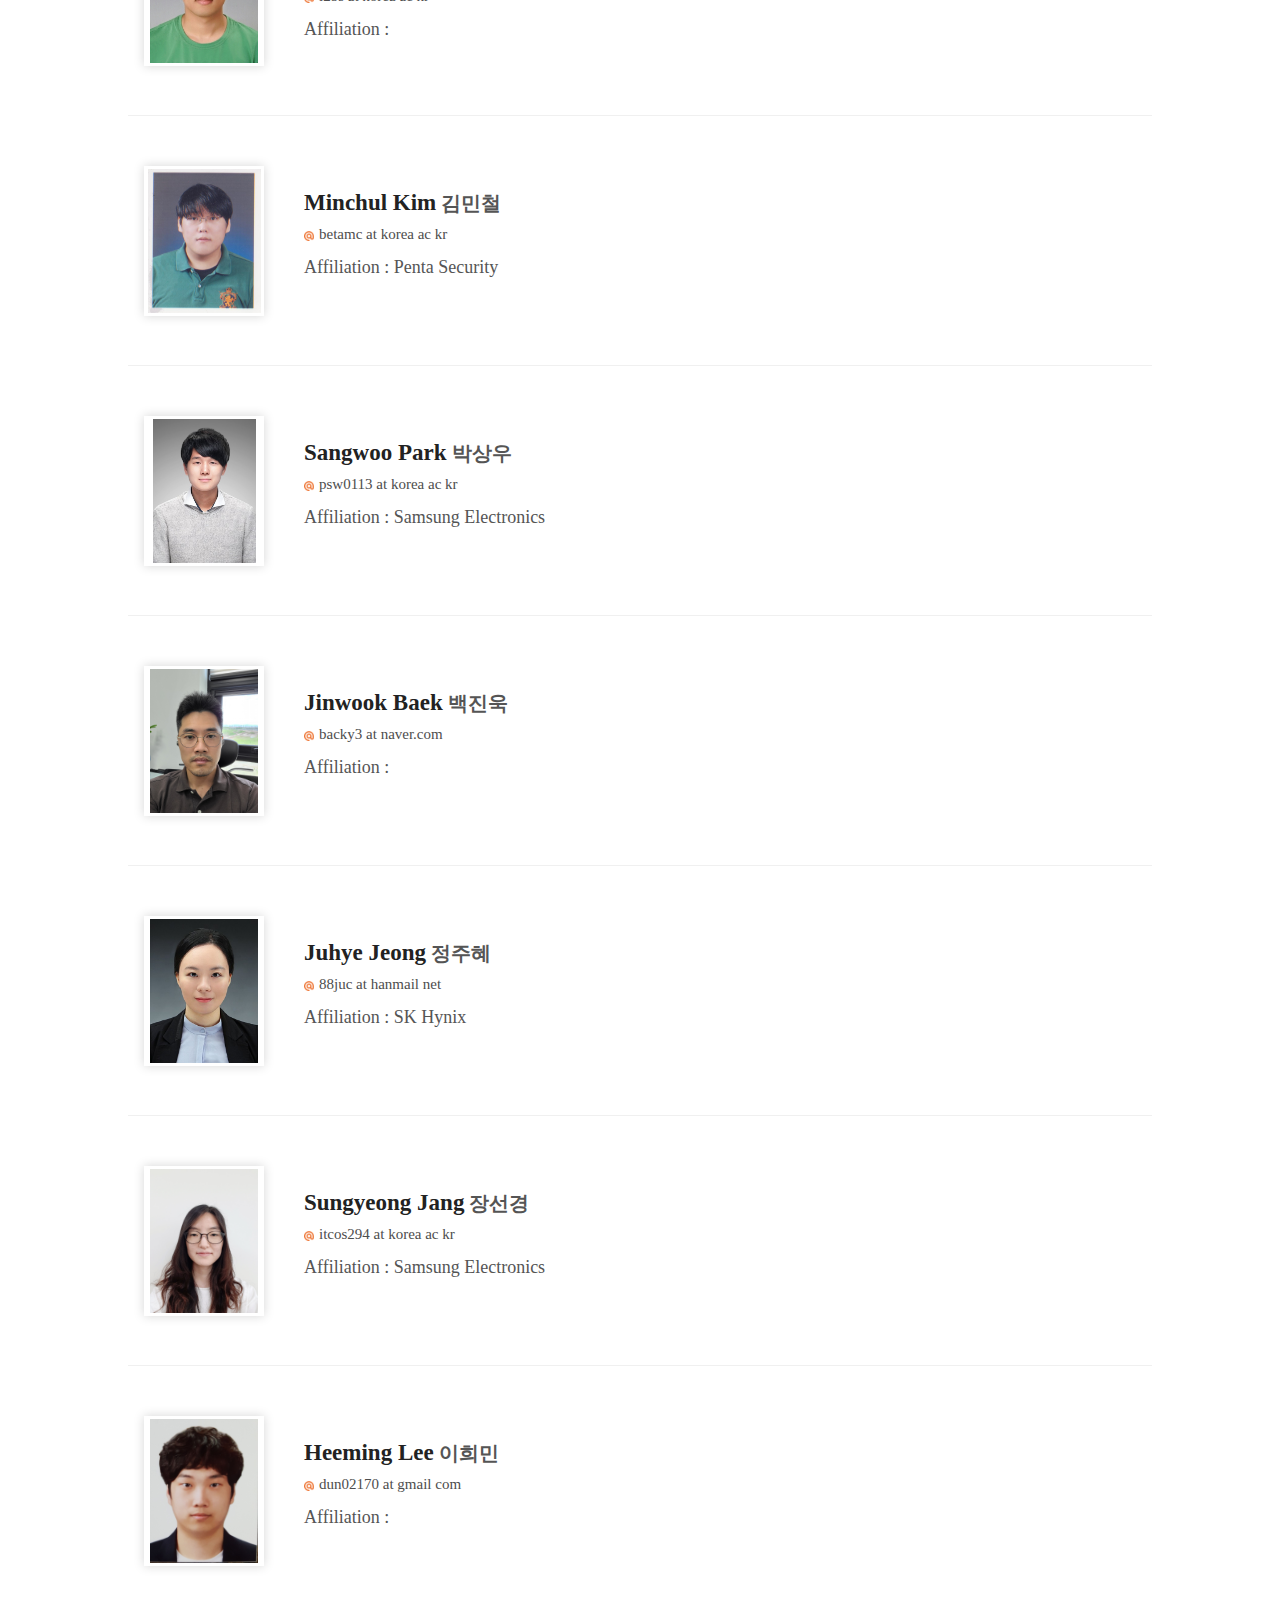
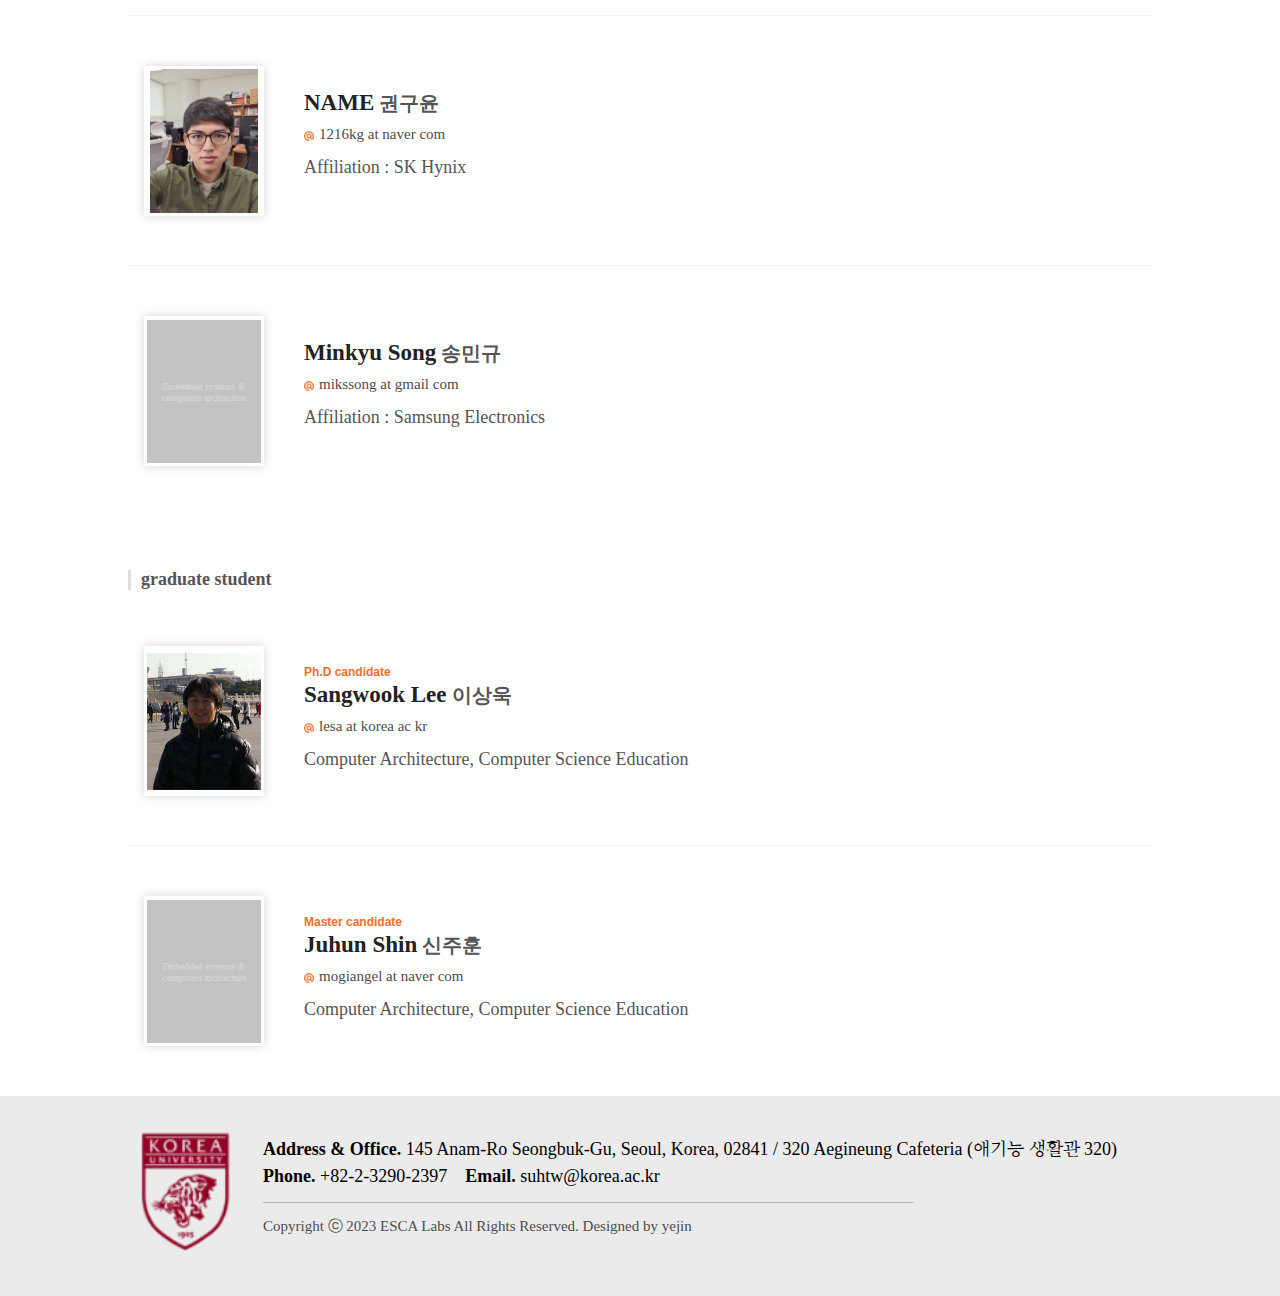
<file: esca/src/members.html>
<!DOCTYPE html>
<html lang="en">
<head>
    <meta charset="UTF-8">
    <meta name="viewport" content="width=device-width, initial-scale=1.0">
    <title>ESCA의 멤버를 소개합니다</title>
    <link rel="icon" href="./img/favicon_io/favicon.ico">

    <!-- css -->
    <link href="css/normalize.css" rel="stylesheet">
    <link href="css/main.css" rel="stylesheet">
    <link href="css/members.css" rel="stylesheet">
    
    <link rel="preconnect" href="https://fonts.googleapis.com">
    <link rel="preconnect" href="https://fonts.gstatic.com" crossorigin>
    <link href="https://fonts.googleapis.com/css2?family=Nanum+Myeongjo:wght@400;700&family=Tinos:wght@400;700&display=swap" rel="stylesheet">

    <script src="js/jquery-3.7.0.js"></script>
    <script>
        $(document).ready(function(){

            var check = false;

            // menu btn
            $('.open_menu_btn').click(function(){
                if(!check){
                    $('nav').addClass('on');
                    $('.open_menu_btn span:nth-child(1), .open_menu_btn span:nth-child(2), .open_menu_btn span:nth-child(3)').addClass('trans');
                    check = true;
                } else {
                    $('nav').removeClass('on');
                    $('.open_menu_btn span:nth-child(1), .open_menu_btn span:nth-child(2), .open_menu_btn span:nth-child(3)').removeClass('trans');
                    check = false;
                }
            });
        });
    </script> 
</head>
<body>
    <div id="wrap">
        <header>
            <div id="header_inner" class="clear">
                <a href="./members.html" class="clear">
                    <span></span>
                    <h1>ESCA</h1>
                    <h2>Embedded Systems & </br> Computer Architecture</h2>
                </a>
                <button class="open_menu_btn mb">
                    <span>메뉴열기</span>
                    <span></span>
                    <span></span>
                </button>
                <nav class="clear">
                    <h2 class="blind">주메뉴 영역</h2>
                    <button class="close_menu_btn">메뉴 닫기</button>
                    <ul class="clear">
                        <li>
                            <a href="./index.html">
                                Home
                            </a>
                        </li>
                        <li>
                            <a href="./members.html">
                                Members
                            </a>
                        </li>
                        <li>
                            <a href="#">
                                Research
                            </a>
                        </li>
                        <li>
                            <a href="#Teaching">
                                Teaching
                            </a>
                        </li>
                        <li>
                            <a href="#">
                                Publication
                            </a>
                        </li>
                    </ul>
                </nav>
            </div> <!-- e: header inner -->
        </header>
        <div id="members_wrap">
            <div class="members_banner">
                <span class="banner_filter">
                    <h3>Members</h3>
                    <span>ESCA Labs</span>
                    <i></i>
                    <ul class="mobile">
                        <li>
                            <a href="#m_pr">Postdoctoral Researcher</a>
                            <span></span>
                        </li>
                        <li>
                            <a href="#m_phd">PhD Students</a>
                            <span></span>
                        </li>
                        <li>
                            <a href="#m_m">Master Students</a>
                            <span></span>
                        </li>
                        <li>
                            <a href="#m_a">Alumni</a>
                            <span></span>
                        </li>
                    </ul>
                    <ul class="desk_v">
                        <li>
                            <a href="#d_pr">Postdoctoral Researcher</a>
                            <span></span>
                        </li>
                        <li>
                            <a href="#d_phd">PhD Students</a>
                            <span></span>
                        </li>
                        <li>
                            <a href="#d_m">Master Students</a>
                            <span></span>
                        </li>
                        <li>
                            <a href="#d_a">Alumni</a>
                            <span></span>
                        </li>
                    </ul>
                </span>
            </div> <!-- e: members_banner -->


            <div id="m_professor">
                <div class="section_title">
                    <span></span>
                    <h4>Professor</h4>
                </div>
                <span class="img">서태원 교수 사진</span>
                <h5>Taeweon Suh</h5>
                <span>Professor</span>

                <div class="prof_info">
                    <div>
                        <p><span>Office. </span>320 Aegineung Cafeteria (애기능 생활관 320)</p>
                    </div>
                    <div>
                        <p><span>Address. </span>145 Anam-Ro Seongbuk-Gu, Seoul, Korea, 02841</p>
                    </div>
                    <div>
                        <p><span>Phone. </span>+82-2-3290-2397</p>
                    </div>
                    <div>
                        <p><span>Email. </span>suhtw at korea . ac . kr</p>
                    </div>
                </div>

                <div class="biosketch">
                    <div class="title">
                        <span></span>
                        <h5>Bioscketch</h5>
                    </div>
                    <p> Taeweon Suh is a Professor in the Department of Computer Science & Engineering at Korea University. He received his PhD degree in Electrical and Computer Engineering from Georgia Institute of Technology. His main research interests include embedded systems (including IoTs), computer architecture, multi- & many-core, parallel programming, hardware security, and virtualization. Prior to joining academia, he was a systems engineer at Intel Corporation in Hillsboro, Oregon in US.</p>
                </div> 
        
                <div class="education_mobile">
                    <div class="title">
                        <span></span>
                        <h5>Education</h5>
                    </div>
                    <div class="education_txt">
                        <span><span>■ </span>&nbsp;&nbsp;Aug. 2001 ~ Dec. 2006</span>
                        <p>Ph.D. Computer Engineering, Georgia Institute of Technology</p>
                        <span><span>■ </span>&nbsp;&nbsp;Mar. 1993 ~ Feb. 1995</span>
                        <p>M.S. Electronics Engineering, Seoul National University</p>
                        <span><span>■ </span>&nbsp;&nbsp;Mar. 1989 ~ Feb. 1993</span>
                        <p>B.S, Electrical Engineering, Korea University</p>
                    </div>
                </div>
            </div> <!-- m_professor -->
            <div id="d_professor" class="clear">
                <div class="section_title">
                    <span></span>
                    <h4>Professor</h4>
                </div>
                <div class="about_prof">
                    <span class="img">서태원 교수 사진</span>
                    <div class="prof_txt_inner">
                        <h5>Taeweon Suh</h5>
                        <span>Professor</span>
        
                        <div class="prof_info">
                            <div>
                                <p><span class="info_bold">Office. </span>320 Aegineung Cafeteria <span class="nanum_gothic" style="font-family: 'Nanum Gothic', 'Malgun Gothic', 'Arial'; color: #888888">(애기능 생활관 320)</span></p>
                            </div>
                            <div>
                                <p><span class="info_bold">Address. </span>145 Anam-Ro Seongbuk-Gu, Seoul, Korea, 02841</p>
                            </div>
                            <div>
                                <p><span class="info_bold">Phone. </span>+82-2-3290-2397</p>
                            </div>
                            <div>
                                <p><span class="info_bold">Email. </span>suhtw at korea . ac . kr</p>
                            </div>
                        </div>
                    </div>
                </div> <!-- e: about_prof -->
                <div class="biosketch">
                    <div class="title">
                        <span></span>
                        <h5>Bioscketch</h5>
                    </div>
                    <p> Taeweon Suh is a Professor in the Department of Computer Science & Engineering at Korea University. He received his PhD degree in Electrical and Computer Engineering from Georgia Institute of Technology. His main research interests include embedded systems (including IoTs), computer architecture, multi- & many-core, parallel programming, hardware security, and virtualization. Prior to joining academia, he was a systems engineer at Intel Corporation in Hillsboro, Oregon in US.</p>
                </div> 
        
                <div class="education_mobile">
                    <div class="title">
                        <span></span>
                        <h5>Education</h5>
                    </div>
                    <div class="education_txt">
                        <span><span>■ </span>&nbsp;&nbsp;Aug. 2001 ~ Dec. 2006</span>
                        <p>Ph.D. Computer Engineering, Georgia Institute of Technology</p>
                        <span><span>■ </span>&nbsp;&nbsp;Mar. 1993 ~ Feb. 1995</span>
                        <p>M.S. Electronics Engineering, Seoul National University</p>
                        <span><span>■ </span>&nbsp;&nbsp;Mar. 1989 ~ Feb. 1993</span>
                        <p>B.S, Electrical Engineering, Korea University</p>
                    </div>
                </div> <!-- education_mobile -->

                <div class="education">
                    <div class="title">
                        <span></span>
                        <h5>Education</h5>
                    </div>
                    <div class="education_txt clear">
                        <div class="left">
                            <span><span>■ </span>&nbsp;&nbsp;Aug. 2001 ~ Dec. 2006</span>
                            <span><span>■ </span>&nbsp;&nbsp;Mar. 1993 ~ Feb. 1995</span>
                            <span><span>■ </span>&nbsp;&nbsp;Mar. 1989 ~ Feb. 1993</span>
                        </div> <!-- left -->
                        <div class="right">
                            <p>Ph.D. Computer Engineering, Georgia Institute of Technology</p>  
                            <p>M.S. Electronics Engineering, Seoul National University</p>
                            <p>B.S, Electrical Engineering, Korea University</p>
                        </div> <!-- right -->
                    </div> <!-- education_txt-->
                </div> <!-- education -->

            </div> <!-- d_professor -->


            <div class="experience_mobile">
                <div class="title">
                    <span></span>
                    <h5>Experience</h5>
                </div>
                <div class="exp_txt">
                    <span><span>■ </span>&nbsp;&nbsp;Mar. 2016 ~ Present</span>
                    <p>Professor, Computer Science and Engineering, College of Informatics, Korea Univ.</p>
                    <span><span>■ </span>&nbsp;&nbsp;Mar. 2014 ~ Feb. 2016</span>
                    <p>Associate Professor, Computer Science and Engineering & Graduate School of Information Security, Korea Univ.</p>
                    <span><span>■ </span>&nbsp;&nbsp;Mar. 2011 ~ Feb. 2014</span>
                    <p>Associate Professor, Computer Science Education, Korea Univ.</p>
                    <span><span>■ </span>&nbsp;&nbsp;Sep. 2008 ~ Feb. 2011</span>
                    <p>Assistant Professor, Computer Science Education, Korea Univ., Seoul, Korea</p>
                    <span><span>■ </span>&nbsp;&nbsp;Feb. 2007 ~ Aug. 2008</span>
                    <p>Systems Engineer, Intel Corp., Hillsboro, OR, USA</p>
                    <span><span>■ </span>&nbsp;&nbsp;May 2005 ~ Aug. 2006</span>
                    <p>Graduate Research Intern, Intel Corp., Hillsboro, OR, USA</p>
                    <span><span>■ </span>&nbsp;&nbsp;May 2004 ~ Aug. 2004</span>
                    <p>Graduate Research Intern, Intel Corp., Santa Clara, CA, USA</p>
                    <span><span>■ </span>&nbsp;&nbsp;Feb. 1998 ~ Aug. 2001</span>
                    <p>Senior Research Engineer, Hynix Semiconductor, Seoul, Korea</p>
                    <span><span>■ </span>&nbsp;&nbsp;Feb. 1995 ~ Jan. 1998</span>
                    <p>Research Engineer, LG Advanced Institute of Technology, Seoul, Korea</p>
                </div>
            </div> <!-- e: experience_mobile -->
            <div class="experience">
                <div class="title">
                    <span></span>
                    <h5>Experience</h5>
                </div>
                <div class="exp_txt clear">
                    <div class="left">
                        <span><span>■ </span>&nbsp;&nbsp;Mar. 2016 ~ Present</span>
                        <span><span>■ </span>&nbsp;&nbsp;Mar. 2014 ~ Feb. 2016</span>
                        <span><span>■ </span>&nbsp;&nbsp;Mar. 2011 ~ Feb. 2014</span>
                        <span><span>■ </span>&nbsp;&nbsp;Sep. 2008 ~ Feb. 2011</span>
                        <span><span>■ </span>&nbsp;&nbsp;Feb. 2007 ~ Aug. 2008</span>
                        <span><span>■ </span>&nbsp;&nbsp;May 2005 ~ Aug. 2006</span>
                        <span><span>■ </span>&nbsp;&nbsp;May 2004 ~ Aug. 2004</span>
                        <span><span>■ </span>&nbsp;&nbsp;Feb. 1998 ~ Aug. 2001</span>
                        <span><span>■ </span>&nbsp;&nbsp;Feb. 1995 ~ Jan. 1998</span>
                    </div>
                    <div class="right">
                        <p>Professor, Computer Science and Engineering, College of Informatics, Korea Univ.</p>
                        <p>Associate Professor, Computer Science and Engineering & Graduate School of Information Security, Korea Univ.</p>
                        <p>Associate Professor, Computer Science Education, Korea Univ.</p>
                        <p>Assistant Professor, Computer Science Education, Korea Univ., Seoul, Korea</p>
                        <p>Systems Engineer, Intel Corp., Hillsboro, OR, USA</p>
                        <p>Graduate Research Intern, Intel Corp., Hillsboro, OR, USA</p>
                        <p>Graduate Research Intern, Intel Corp., Santa Clara, CA, USA</p>
                        <p>Senior Research Engineer, Hynix Semiconductor, Seoul, Korea</p>
                        <p>Research Engineer, LG Advanced Institute of Technology, Seoul, Korea</p>
                    </div>
                </div>
            </div> <!-- e: experience_mobile -->


            <div class="ps_mobile">

                <div class="title">
                    <span></span>
                    <h5>Professional Services</h5>
                </div>

                <div class="ps_txt">
                    <span>Program Committee</span>
                    <p><span>■ </span>&nbsp;&nbsp;HASP 2013, 2016, 2017 (Workshop on Hardware and Architectural Support for Security and Privacy)</p>
                    <p><span>■ </span>&nbsp;&nbsp;IEEE VLSI-SoC 2010, 2011</p>
                    <p><span>■ </span>&nbsp;&nbsp;IEEE ISPA 2011</p>

                    <span class="add_margin_top">Associate Editor</span>
                    <p><span>■ </span>&nbsp;&nbsp;JCSC (Journal of Circuit, Systems, and Computers) 2014</p>
                </div>  
            </div> <!-- e: ps_mobile -->
            <div class="ps">
                <div class="title">
                    <span></span>
                    <h5>Professional Services</h5>
                </div>

                <div class="ps_txt">
                    <div class="top">
                        <span class="left">Program Committee</span>
                        <div class="right">
                            <p><span>■ </span>&nbsp;&nbsp;HASP 2013, 2016, 2017 (Workshop on Hardware and Architectural Support for Security and Privacy)</p>
                            <p><span>■ </span>&nbsp;&nbsp;IEEE VLSI-SoC 2010, 2011</p>
                            <p><span>■ </span>&nbsp;&nbsp;IEEE ISPA 2011</p>
                        </div>
                    </div>
                    <div class="bottom">
                        <span class="left">Associate Editor</span>
                        <div class="right">
                            <p><span>■ </span>&nbsp;&nbsp;JCSC (Journal of Circuit, Systems, and Computers) 2014</p>
                        </div>
                    </div>
                </div>  
            </div> <!-- e: ps_mobile -->

            <div class="others">

                <div class="title">
                    <span></span>
                    <h5>Others</h5>
                </div>

                <div class="others_txt">
                    <span><span>■ </span>&nbsp;&nbsp;May 2005 ~ Aug. 2006</span>
                    <p>32-bit RISC-V Processor Design, Samsung Electronics (Suwon)</p>
                    <span><span>■ </span>&nbsp;&nbsp;June 2023</span>
                    <p>32-bit RISC-V Processor Design, Samsung Research</p>
                    <span><span>■ </span>&nbsp;&nbsp;November 26. 2015</span>
                    <p>Security-enhanced Big Data Processing for Defense Applications [ppt], NATO (North Atlantic Treaty Organization) SPS (Science for Peace and Security) Info Day, Seoul, Korea</p>
                    <span><span>■ </span>&nbsp;&nbsp;Feb. 2015</span>
                    <p>반도체설계 입문 교육 (디지털) - ETRI SW-SoC 융합 R&D 센터</p>
                    <span><span>■ </span>&nbsp;&nbsp;Sep. 30 ~ Oct. 4, 2013</span>
                    <p>ARM Processor in SCSA (Samsung Convergence Software Academy)</p>
                    <span><span>■ </span>&nbsp;&nbsp;July 27, 2011 / July 29, 2010 / August 11, 2009</span>
                    <p>컴퓨터교과 연구회 교사연수 Computer Architecture & Operating Systems [ppt]</p>
                    <span><span>■ </span>&nbsp;&nbsp;January 26, 2010</span>
                    <p>한국정보과학회 컴퓨터시스템 연구회 Hybrid System Emulation (New Comers' Session Talk) [ppt]</p>
                </div>
            </div> <!-- e: others -->
        </div> <!-- e: members_wrap -->

        <div id="m_pr" class="mobile">
            <div class="section_title">
                <span></span>
                <h4>Postdoctoral Researcher</h4>
            </div>
            <div class="person clear">
                <span class="members_picture"></span>
                <div class="members_txt">
                    <h5 class="members_name">Pham Ngoc Son</h5>
                    <span class="members_email"><i class="email_icon"></i>phamngocson1408 at gmail com</span>
                    <p class="members_info_m">AI Accelerator, Deep Learning,<br>Microprocessor Architecture(ARM, RISC-V),<br>Zero Knowledge Proof(ZKP)</p>
                    <p class="members_info_d">AI Accelerator, Deep Learning, Microprocessor Architecture(ARM, RISC-V), Zero Knowledge Proof(ZKP)</p>
                </div>  
            </div>
        </div> <!-- e: mobile_postdoctoral researcher -->

        <div id="m_phd" class="mobile">
            <div class="section_title">
                <span></span>
                <h4>PhD Student</h4>
            </div>
            <!-- 신상원 -->
            <div class="person clear">
                <span class="members_picture"></span>
                <div class="members_txt">
                    <h5 class="members_name">Sangwon Shin<span class="members_kr_name">신상원</span></h5>
                    <span class="members_email"><i class="email_icon"></i>husask11 at korea ac kr</span>
                    <p class="members_info">Computer Architecture (x86-64), Hardware Security</p>
                </div>
            </div>
        </div> <!-- e: mobile_PhD student -->

        <div id="m_m" class="mobile">
            <div class="section_title">
                <span></span>
                <h4>Master Students</h4>
            </div>

            <!-- 권준엽 -->
            <div class="person clear add_border_bottom add_margin_bottom">
                <span class="members_picture"></span>
                <div class="members_txt">
                    <h5 class="members_name">Joonyup Kwon<span class="members_kr_name">권준엽</span></h5>
                    <span class="members_email"><i class="email_icon"></i>junyub0804 at korea ac kr</span>
                    <p class="members_info">Microprocessor Architecture(RISC-V, ARM), AI Accelerator, Deep Learning</p>
                </div>
            </div>

            <!-- 박주희 -->
            <div class="person clear add_border_bottom add_margin_bottom">
                <span class="members_picture"></span>
                <div class="members_txt">
                    <h5 class="members_name">Juhee Park<span class="members_kr_name">박주희</span></h5>
                    <span class="members_email"><i class="email_icon"></i>jjjhpark121 at korea ac kr</span>
                    <p class="members_info">Computer Architecture(x86-64),<br>Microprocessor(ARM, RISC-V), Neural Processing Unit</p>
                </div>
            </div>

            <!-- 유종상 -->
            <div class="person clear add_border_bottom add_margin_bottom">
                <span class="members_picture"></span>
                <div class="members_txt">
                    <h5 class="members_name">Jongsang Yoo<span class="members_kr_name">유종상</span></h5>
                    <span class="members_email"><i class="email_icon"></i>jamin0513 at korea ac kr</span>
                    <p class="members_info">NTT-based HW Accelerator(target for ZKP, FHE, PQC,,,),<br>SoC Architecture</p>
                </div>
            </div>

            <!-- 조상운 -->
            <div class="person clear add_border_bottom add_margin_bottom">
                <span class="members_picture"></span>
                <div class="members_txt">
                    <h5 class="members_name">SangunJo<span class="members_kr_name">조상운</span></h5>
                    <span class="members_email"><i class="email_icon"></i>sangun56 at korea ac kr</span>
                    <p class="members_info">Computer Architecture, NPU, NPU Security</p>
                </div>
            </div>

            <!-- 서상현 -->
            <div class="person clear">
                <span class="members_picture"></span>
                <div class="members_txt">
                    <h5 class="members_name">Sanghyeon Seo<span class="members_kr_name">서상현</span></h5>
                    <span class="members_email"><i class="email_icon"></i>tjtkdgus45 at korea ac kr</span>
                    <p class="members_info">Microprocessor Architecture(RISC-V, ARM),<br>Hardware Accelerator</p>
                </div>
            </div>
        </div> <!-- e: mobile_Master Students -->

        <div id="m_a" class="mobile">
            <div class="section_title">
                <span></span>
                <h4>Alumni</h4>
            </div>

            <!-- 김한이 -->
            <div class="person clear add_border_bottom add_margin_bottom">
                <span class="members_picture"></span>
                <div class="members_txt">
                    <span class="members_char">Ph.D. 2021</span>
                    <h5 class="members_name">Han-Yee Kim<span class="members_kr_name">김한이</span></h5>
                    <span class="members_email"><i class="email_icon"></i>hanyeemy at korea ac kr</span>
                    <p class="members_info">Affiliation : SK Hynix</p>
                </div>
            </div>

            <!-- 이준연 -->
            <div class="person clear add_border_bottom add_margin_bottom">
                <span class="members_picture"></span>
                <div class="members_txt">
                    <span class="members_char">M.S.2021</span>
                    <h5 class="members_name">Jun-yeon Lee<span class="members_kr_name">이준연</span></h5>
                    <span class="members_email"><i class="email_icon"></i>dlwnsdus2 at naver com</span>
                    <p class="members_info">Affiliation: Samsung Electronics</p>
                </div>
            </div>

            <!-- 김채영 -->
            <div class="person clear add_border_bottom add_margin_bottom">
                <span class="members_picture"></span>
                <div class="members_txt">
                    <span class="members_char">M.S.2020</span>
                    <h5 class="members_name">Chaeyoung Kim<span class="members_kr_name">김채영</span></h5>
                    <span class="members_email"><i class="email_icon"></i>chaeyuiop at gmail com</span>
                    <p class="members_info">Affiliation: SK Hynix</p>
                </div>
            </div>            

            <!-- 박상현 -->
            <div class="person clear add_border_bottom add_margin_bottom">
                <span class="members_picture"></span>
                <div class="members_txt">
                    <span class="members_char">M.S.2018</span>
                    <h5 class="members_name">Sanghyun Park<span class="members_kr_name">박상현</span></h5>
                    <span class="members_email"><i class="email_icon"></i>seanpark at hanwha com</span>
                    <p class="members_info">Affiliation: Hanwha Systems (Principal Research Engineer)</p>
                </div>
            </div>       
                 
            <!-- 홍보의 -->
            <div class="person clear add_border_bottom add_margin_bottom">
                <span class="members_picture"></span>
                <div class="members_txt">
                    <span class="members_char">M.S.2018</span>
                    <h5 class="members_name">Boeui Hong<span class="members_kr_name">홍보의</span></h5>
                    <span class="members_email"><i class="email_icon"></i>boyhong at korea ac kr</span>
                    <p class="members_info">Affiliation: Samsung Electronics</p>
                </div>
            </div>       

            <!-- 김민수 -->
            <div class="person clear add_border_bottom add_margin_bottom">
                <span class="members_picture"></span>
                <div class="members_txt">
                    <span class="members_char">M.S.2018</span>
                    <h5 class="members_name">Minsu Kim<span class="members_kr_name">김민수</span></h5>
                    <span class="members_email"><i class="email_icon"></i>alxrks at gmail com</span>
                    <p class="members_info">Affiliation : LG Electronics</p>
                </div>
            </div>

            <!-- 최병준 -->
            <div class="person clear add_border_bottom add_margin_bottom">
                <span class="members_picture"></span>
                <div class="members_txt">
                    <span class="members_char">M.S.2017</span>
                    <h5 class="members_name">Byungjun Choi<span class="members_kr_name">최병준</span></h5>
                    <span class="members_email"><i class="email_icon"></i>cjb5210 at nate com</span>
                    <p class="members_info">Affiliation : NAVER</p>
                </div>
            </div>

            <!-- 공선희 -->
            <div class="person clear add_border_bottom add_margin_bottom">
                <span class="members_picture"></span>
                <div class="members_txt">
                    <span class="members_char">M.S. 2017</span>
                    <h5 class="members_name">Sunhee Kong<span class="members_kr_name">공선희</span></h5>
                    <span class="members_email"><i class="email_icon"></i>nickong at korea ac kr</span>
                    <p class="members_info">Affiliation : Sunrin Internet High School 
                </div>
                    <span style="font-family: 'Nanum Gothic', 'Malgun Gothic', 'Arial'; font-size: 1rem; color: #888888; vertical-align: 1px;">(선린인터넷고등학교)</span>
                </p>
            </div>            

            <!-- 이보선 -->
            <div class="person clear add_border_bottom add_margin_bottom">
                <span class="members_picture"></span>
                <div class="members_txt">
                    <span class="members_char">M.S. 2015</span>
                    <h5 class="members_name">Boseon Lee<span class="members_kr_name">이보선</span></h5>
                    <span class="members_email"><i class="email_icon"></i>l2bs at korea ac kr</span>
                    <p class="members_info">Affiliation :</p>
                </div>
            </div>       
                 
            <!-- 김민철 -->
            <div class="person clear add_border_bottom add_margin_bottom">
                <span class="members_picture"></span>
                <div class="members_txt">
                    <h5 class="members_name">Minchul Kim<span class="members_kr_name">김민철</span></h5>
                    <span class="members_email"><i class="email_icon"></i>betamc at korea ac kr</span>
                    <p class="members_info">Affiliation : Penta Security</p>
                </div>       
                </div>

            <!-- 박상우 -->
            <div class="person clear add_border_bottom add_margin_bottom">
                <span class="members_picture"></span>
                <h5 class="members_name">Sangwoo Park<span class="members_kr_name">박상우</span></h5>
                <span class="members_email"><i class="email_icon"></i>psw0113 at korea ac kr</span>
                <p class="members_info">Affiliation : Samsung Electronics</p>
            </div>       
                 
            <!-- 백진욱 -->
            <div class="person clear add_border_bottom add_margin_bottom">
                <span class="members_picture"></span>
                <h5 class="members_name">Jinwook Baek<span class="members_kr_name">백진욱</span></h5>
                <span class="members_email"><i class="email_icon"></i>backy3 at naver.com</span>
                <p class="members_info">Affiliation :</p>
            </div>       

            <!-- 정주혜 -->
            <div class="person clear add_border_bottom add_margin_bottom">
                <span class="members_picture"></span>
                <div class="members_txt">
                    <h5 class="members_name">Juhye Jeong<span class="members_kr_name">정주혜</span></h5>
                    <span class="members_email"><i class="email_icon"></i>88juc at hanmail net</span>
                    <p class="members_info">Affiliation : SK Hynix</p>
                </div>
                </div>

            <!-- 장선경 -->
            <div class="person clear add_border_bottom add_margin_bottom">
                <span class="members_picture"></span>
                <div class="members_txt">
                    <h5 class="members_name">Sungyeong Jang<span class="members_kr_name">장선경</span></h5>
                    <span class="members_email"><i class="email_icon"></i>itcos294 at korea ac kr</span>
                    <p class="members_info">Affiliation : Samsung Electronics</p>
                </div>
                </div>

            <!-- 이희민 -->
            <div class="person clear add_border_bottom add_margin_bottom">
                <span class="members_picture"></span>
                <div class="members_txt">
                    <h5 class="members_name">Heeming Lee<span class="members_kr_name">이희민</span></h5>
                    <span class="members_email"><i class="email_icon"></i>dun02170 at gmail com</span>
                    <p class="members_info">Affiliation :</p>
                </div>            
                </div>

            <!-- 권구윤 -->
            <div class="person clear add_border_bottom add_margin_bottom">
                <span class="members_picture"></span>
                <div class="members_txt">
                    <h5 class="members_name">NAME<span class="members_kr_name">권구윤</span></h5>
                    <span class="members_email"><i class="email_icon"></i>1216kg at naver com</span>
                    <p class="members_info">Affiliation : SK Hynix</p>
                </div>       
                </div>
                 
            <!-- 송민규 -->
            <div class="person clear add_margin_bottom">
                <span class="members_picture"></span>
                <div class="members_txt">
                    <h5 class="members_name">Minkyu Song<span class="members_kr_name">송민규</span></h5>
                    <span class="members_email"><i class="email_icon"></i>mikssong at gmail com</span>
                    <p class="members_info">Affiliation : Samsung Electronics</p>
                </div>       
                </div>

            <div class="section_title sub_title">
                <span></span>
                <h4>graduate student</h4>
            </div>

            <!-- 수료생 -->

            <!-- 이상욱 -->
            <div class="person clear add_border_bottom add_margin_bottom">
                <span class="members_picture"></span>
                <div class="members_txt">
                    <span class="members_char">Ph.D candidate</span>
                    <h5 class="members_name">Sangwook Lee<span class="members_kr_name">이상욱</span></h5>
                    <span class="members_email"><i class="email_icon"></i>lesa at korea ac kr</span>
                    <p class="members_info">Computer Architecture, Computer Science Education</p>
                </div>
            </div>

            <!-- 신주훈 -->
            <div class="person clear">
                <span class="members_picture"></span>
                <div class="members_txt">
                    <span class="members_char">Master candidate</span>
                    <h5 class="members_name">Juhun Shin<span class="members_kr_name">신주훈</span></h5>
                    <span class="members_email"><i class="email_icon"></i>mogiangel at naver com</span>
                    <p class="members_info">Computer Architecture, Computer Science Education</p>
                </div>
            </div>
        </div> <!-- e: mobile_Alumni -->

        <div id="d_pr" class="desk_v">
            <div class="section_title">
                <span></span>
                <h4>Postdoctoral Researcher</h4>
            </div>
            <div class="person clear">
                <span class="members_picture"></span>
                <div class="members_txt">
                    <h5 class="members_name">Pham Ngoc Son</h5>
                    <span class="members_email"><i class="email_icon"></i>phamngocson1408 at gmail com</span>
                    <p class="members_info_m">AI Accelerator, Deep Learning,<br>Microprocessor Architecture(ARM, RISC-V),<br>Zero Knowledge Proof(ZKP)</p>
                    <p class="members_info_d">AI Accelerator, Deep Learning, Microprocessor Architecture(ARM, RISC-V), Zero Knowledge Proof(ZKP)</p>
                </div>  
            </div>
        </div> <!-- e: mobile_postdoctoral researcher -->

        <div id="d_phd" class="desk_v">
            <div class="section_title">
                <span></span>
                <h4>PhD Student</h4>
            </div>
            <!-- 신상원 -->
            <div class="person clear">
                <span class="members_picture"></span>
                <div class="members_txt">
                    <h5 class="members_name">Sangwon Shin<span class="members_kr_name">신상원</span></h5>
                    <span class="members_email"><i class="email_icon"></i>husask11 at korea ac kr</span>
                    <p class="members_info">Computer Architecture (x86-64), Hardware Security</p>
                </div>
            </div>
        </div> <!-- e: mobile_PhD student -->

        <div id="d_m" class="desk_v">
            <div class="section_title">
                <span></span>
                <h4>Master Students</h4>
            </div>

            <!-- 권준엽 -->
            <div class="person clear add_border_bottom add_margin_bottom">
                <span class="members_picture"></span>
                <div class="members_txt">
                    <h5 class="members_name">Joonyup Kwon<span class="members_kr_name">권준엽</span></h5>
                    <span class="members_email"><i class="email_icon"></i>junyub0804 at korea ac kr</span>
                    <p class="members_info">Microprocessor Architecture(RISC-V, ARM), AI Accelerator, Deep Learning</p>
                </div>
            </div>

            <!-- 박주희 -->
            <div class="person clear add_border_bottom add_margin_bottom add_margin_left">
                <span class="members_picture"></span>
                <div class="members_txt">
                    <h5 class="members_name">Juhee Park<span class="members_kr_name">박주희</span></h5>
                    <span class="members_email"><i class="email_icon"></i>jjjhpark121 at korea ac kr</span>
                    <p class="members_info_m">Computer Architecture(x86-64),<br>Microprocessor(ARM, RISC-V), Neural Processing Unit</p>
                    <p class="members_info_d">Computer Architecture(x86-64), Microprocessor(ARM, RISC-V), Neural Processing Unit</p>
                </div>
            </div>

            <!-- 유종상 -->
            <div class="person clear add_border_bottom add_margin_bottom add_margin_left">
                <span class="members_picture"></span>
                <div class="members_txt">
                    <h5 class="members_name">Jongsang Yoo<span class="members_kr_name">유종상</span></h5>
                    <span class="members_email"><i class="email_icon"></i>jamin0513 at korea ac kr</span>
                    <p class="members_info_m">NTT-based HW Accelerator(target for ZKP, FHE, PQC,,,),<br>SoC Architecture</p>
                    <p class="members_info_d">NTT-based HW Accelerator(target for ZKP, FHE, PQC,,,), SoC Architecture</p>
                </div>
            </div>

            <!-- 조상운 -->
            <div class="person clear add_border_bottom add_margin_bottom add_margin_left">
                <span class="members_picture"></span>
                <div class="members_txt">
                    <h5 class="members_name">Sangun Jo<span class="members_kr_name">조상운</span></h5>
                    <span class="members_email"><i class="email_icon"></i>sangun56 at korea ac kr</span>
                    <p class="members_info">Computer Architecture, NPU, NPU Security</p>
                </div>
            </div>

            <!-- 서상현 -->
            <div class="person clear add_margin_left">
                <span class="members_picture"></span>
                <div class="members_txt">
                    <h5 class="members_name">Sanghyeon Seo<span class="members_kr_name">서상현</span></h5>
                    <span class="members_email"><i class="email_icon"></i>tjtkdgus45 at korea ac kr</span>
                    <p class="members_info_m">Microprocessor Architecture(RISC-V, ARM),<br>Hardware Accelerator</p>
                    <p class="members_info_d">Microprocessor Architecture(RISC-V, ARM),<br>Hardware Accelerator</p>
                </div>
            </div>
        </div> <!-- e: mobile_Master Students -->

        <div id="d_a" class="desk_v">
            <div class="section_title">
                <span></span>
                <h4>Alumni</h4>
            </div>

            <!-- 김한이 -->
            <div class="person clear add_border_bottom add_margin_bottom">
                <span class="members_picture"></span>
                <div class="members_txt">
                    <span class="members_char">Ph.D. 2021</span>
                    <h5 class="members_name">Han-Yee Kim<span class="members_kr_name">김한이</span></h5>
                    <span class="members_email"><i class="email_icon"></i>hanyeemy at korea ac kr</span>
                    <p class="members_info">Affiliation : SK Hynix</p>
                </div>
            </div>

            <!-- 이준연 -->
            <div class="person clear add_border_bottom add_margin_bottom add_margin_left">
                <span class="members_picture"></span>
                <div class="members_txt">
                    <span class="members_char">M.S.2021</span>
                    <h5 class="members_name">Jun-yeon Lee<span class="members_kr_name">이준연</span></h5>
                    <span class="members_email"><i class="email_icon"></i>dlwnsdus2 at naver com</span>
                    <p class="members_info">Affiliation: Samsung Electronics</p>
                </div>
            </div>

            <!-- 김채영 -->
            <div class="person clear add_border_bottom add_margin_bottom add_margin_left">
                <span class="members_picture"></span>
                <div class="members_txt">
                    <span class="members_char">M.S.2020</span>
                    <h5 class="members_name">Chaeyoung Kim<span class="members_kr_name">김채영</span></h5>
                    <span class="members_email"><i class="email_icon"></i>chaeyuiop at gmail com</span>
                    <p class="members_info">Affiliation: SK Hynix</p>
                </div>
            </div>            

            <!-- 박상현 -->
            <div class="person clear add_border_bottom add_margin_bottom add_margin_left">
                <span class="members_picture"></span>
                <div class="members_txt">
                    <span class="members_char">M.S.2018</span>
                    <h5 class="members_name">Sanghyun Park<span class="members_kr_name">박상현</span></h5>
                    <span class="members_email"><i class="email_icon"></i>seanpark at hanwha com</span>
                    <p class="members_info">Affiliation: Hanwha Systems (Principal Research Engineer)</p>
                </div>
            </div>       
                 
            <!-- 홍보의 -->
            <div class="person clear add_border_bottom add_margin_bottom add_margin_left">
                <span class="members_picture"></span>
                <div class="members_txt">
                    <span class="members_char">M.S.2018</span>
                    <h5 class="members_name">Boeui Hong<span class="members_kr_name">홍보의</span></h5>
                    <span class="members_email"><i class="email_icon"></i>boyhong at korea ac kr</span>
                    <p class="members_info">Affiliation: Samsung Electronics</p>
                </div>
            </div>       

            <!-- 김민수 -->
            <div class="person clear add_border_bottom add_margin_bottom add_margin_left">
                <span class="members_picture"></span>
                <div class="members_txt">
                    <span class="members_char">M.S.2018</span>
                    <h5 class="members_name">Minsu Kim<span class="members_kr_name">김민수</span></h5>
                    <span class="members_email"><i class="email_icon"></i>alxrks at gmail com</span>
                    <p class="members_info">Affiliation : LG Electronics</p>
                </div>
            </div>

            <!-- 최병준 -->
            <div class="person clear add_border_bottom add_margin_bottom add_margin_left">
                <span class="members_picture"></span>
                <div class="members_txt">
                    <span class="members_char">M.S.2017</span>
                    <h5 class="members_name">Byungjun Choi<span class="members_kr_name">최병준</span></h5>
                    <span class="members_email"><i class="email_icon"></i>cjb5210 at nate com</span>
                    <p class="members_info">Affiliation : NAVER</p>
                </div>
            </div>

            <!-- 공선희 -->
            <div class="person clear add_border_bottom add_margin_bottom add_margin_left">
                <span class="members_picture"></span>
                <div class="members_txt">
                    <span class="members_char">M.S. 2017</span>
                    <h5 class="members_name">Sunhee Kong<span class="members_kr_name">공선희</span></h5>
                    <span class="members_email"><i class="email_icon"></i>nickong at korea ac kr</span>
                    <p class="members_info">Affiliation : Sunrin Internet High School 
                        <span style="font-family: 'Nanum Gothic', 'Malgun Gothic', 'Arial'; font-size: 1rem; color: #888888; vertical-align: 1px;">(선린인터넷고등학교)</span>
                    </p>
                </div>
            </div>            

            <!-- 이보선 -->
            <div class="person clear add_border_bottom add_margin_bottom add_margin_left">
                <span class="members_picture"></span>
                <div class="members_txt">
                    <span class="members_char">M.S. 2015</span>
                    <h5 class="members_name">Boseon Lee<span class="members_kr_name">이보선</span></h5>
                    <span class="members_email"><i class="email_icon"></i>l2bs at korea ac kr</span>
                    <p class="members_info">Affiliation :</p>
                </div>
            </div>       
                 
            <!-- 김민철 -->
            <div class="person clear add_border_bottom add_margin_bottom add_margin_left">
                <span class="members_picture"></span>
                <div class="members_txt">
                    <h5 class="members_name">Minchul Kim<span class="members_kr_name">김민철</span></h5>
                    <span class="members_email"><i class="email_icon"></i>betamc at korea ac kr</span>
                    <p class="members_info">Affiliation : Penta Security</p>
                </div>       
                </div>

            <!-- 박상우 -->
            <div class="person clear add_border_bottom add_margin_bottom add_margin_left">
                <span class="members_picture"></span>
                <div class="members_txt">
                    <h5 class="members_name">Sangwoo Park<span class="members_kr_name">박상우</span></h5>
                    <span class="members_email"><i class="email_icon"></i>psw0113 at korea ac kr</span>
                    <p class="members_info">Affiliation : Samsung Electronics</p>
                </div>
            </div>       
                 
            <!-- 백진욱 -->
            <div class="person clear add_border_bottom add_margin_bottom add_margin_left">
                <span class="members_picture"></span>
                <div class="members_txt">
                    <h5 class="members_name">Jinwook Baek<span class="members_kr_name">백진욱</span></h5>
                    <span class="members_email"><i class="email_icon"></i>backy3 at naver.com</span>
                    <p class="members_info">Affiliation :</p>
                </div>
            </div>       

            <!-- 정주혜 -->
            <div class="person clear add_border_bottom add_margin_bottom add_margin_left">
                <span class="members_picture"></span>
                <div class="members_txt">
                    <h5 class="members_name">Juhye Jeong<span class="members_kr_name">정주혜</span></h5>
                    <span class="members_email"><i class="email_icon"></i>88juc at hanmail net</span>
                    <p class="members_info">Affiliation : SK Hynix</p>
                </div>
                </div>

            <!-- 장선경 -->
            <div class="person clear add_border_bottom add_margin_bottom add_margin_left">
                <span class="members_picture"></span>
                <div class="members_txt">
                    <h5 class="members_name">Sungyeong Jang<span class="members_kr_name">장선경</span></h5>
                    <span class="members_email"><i class="email_icon"></i>itcos294 at korea ac kr</span>
                    <p class="members_info">Affiliation : Samsung Electronics</p>
                </div>
                </div>

            <!-- 이희민 -->
            <div class="person clear add_border_bottom add_margin_bottom add_margin_left">
                <span class="members_picture"></span>
                <div class="members_txt">
                    <h5 class="members_name">Heeming Lee<span class="members_kr_name">이희민</span></h5>
                    <span class="members_email"><i class="email_icon"></i>dun02170 at gmail com</span>
                    <p class="members_info">Affiliation :</p>
                </div>            
                </div>

            <!-- 권구윤 -->
            <div class="person clear add_border_bottom add_margin_bottom add_margin_left">
                <span class="members_picture"></span>
                <div class="members_txt">
                    <h5 class="members_name">NAME<span class="members_kr_name">권구윤</span></h5>
                    <span class="members_email"><i class="email_icon"></i>1216kg at naver com</span>
                    <p class="members_info">Affiliation : SK Hynix</p>
                </div>       
                </div>
                 
            <!-- 송민규 -->
            <div class="person clear add_margin_bottom add_margin_left">
                <span class="members_picture"></span>
                <div class="members_txt">
                    <h5 class="members_name">Minkyu Song<span class="members_kr_name">송민규</span></h5>
                    <span class="members_email"><i class="email_icon"></i>mikssong at gmail com</span>
                    <p class="members_info">Affiliation : Samsung Electronics</p>
                </div>       
                </div>

            <div class="section_title sub_title">
                <span></span>
                <h4>graduate student</h4>
            </div>

            <!-- 수료생 -->

            <!-- 이상욱 -->
            <div class="person clear add_border_bottom add_margin_bottom add_margin_left">
                <span class="members_picture"></span>
                <div class="members_txt">
                    <span class="members_char">Ph.D candidate</span>
                    <h5 class="members_name">Sangwook Lee<span class="members_kr_name">이상욱</span></h5>
                    <span class="members_email"><i class="email_icon"></i>lesa at korea ac kr</span>
                    <p class="members_info">Computer Architecture, Computer Science Education</p>
                </div>
            </div>

            <!-- 신주훈 -->
            <div class="person clear add_margin_left">
                <span class="members_picture"></span>
                <div class="members_txt">
                    <span class="members_char">Master candidate</span>
                    <h5 class="members_name">Juhun Shin<span class="members_kr_name">신주훈</span></h5>
                    <span class="members_email"><i class="email_icon"></i>mogiangel at naver com</span>
                    <p class="members_info">Computer Architecture, Computer Science Education</p>
                </div>
            </div>
        </div> <!-- e: mobile_Alumni -->

        <footer>
            <div class="footer_inner_mobile">
                <div class="clear">
                    <span>고려대학교 로고</span>
                    <div class="txt_inner">
                        <span>Address.</span>&nbsp;145 Anam-Ro Seongbuk-Gu, Seoul, Korea, 02841</br>
                        <span>Office.</span>&nbsp;320 Aegineung Cafeteria (애기능 생활관 320)</br>
                        <span>Phone.</span>&nbsp;+82-2-3290-2397 &nbsp;&nbsp;&nbsp;
                        <span>Email.</span> suhtw@korea.ac.kr
                    </div>
                </div>
                <i></i>
                <span>
                    Copyright ⓒ 2023 ESCA All Rights Reserved. Designed by YeJin.
                </span>
            </div>
            <div class="footer_inner">
                <span>고려대학교 로고</span>
                <div class="txt_inner clear">
                    <div>
                        <p>
                            <span>Address & Office.</span> 145 Anam-Ro Seongbuk-Gu, Seoul, Korea, 02841 / 320 Aegineung Cafeteria (애기능 생활관 320)
                        </p>
                    </div>
                    <div>
                        <p>
                            <span>Phone.</span> +82-2-3290-2397 &nbsp;&nbsp;&nbsp;<span>Email.</span>&nbsp;suhtw@korea.ac.kr
                        </p>
                    </div>
                    <i></i>
                    <span>
                        Copyright ⓒ 2023 ESCA Labs All Rights Reserved. Designed by yejin
                    </span>
                </div>
            </div>
        </footer>
    </div> <!-- e: wrap -->
</body>
</html>
</file>
<file: practice/css/style.css>
@charset "utf-8";

body {
    height: 5000px;
    background-color: #efefef;
}
header {
    display: block;
    position: fixed;
    width: 100%;
    height: 120px;
    background-color: powderblue;
    padding-left: 50px;
    padding-top: 25px;
    transition: all 1s;
}
header.resize {
    height: 30px;
    overflow: hidden;
    text-indent: -9999px;
    background-color: blue;
}
h1 {
    font-size: 3rem;
}
nav {
    display: none;
    position: fixed;
    right: 0;
    top: 0;
    width: 30%;
    height: 100%;
    background-color: rgba(0, 0, 0, 0.9);
}
nav.on {
    display: block;
}
#wrap {
    padding-top: 200px;
    padding-left: 50px;
}
</file>
<file: esca/src/css/members.css>
@charset "utf-8";

#members_wrap {}
.members_banner {
    margin-top: 80px;
    width: 100%;
    height: 363px;
    background: url(../img/members/members_bg.jpg) no-repeat center/cover;

    text-align: center;
}
.banner_filter {
    display: block;
    width: 100%;
    height: 100%;
    background-color: rgba(0, 0, 0, 0.7);

    padding-top: 115px;
}
.banner_filter h3 {
    font-size: 4.5rem;
    line-height: 52px;
    color: #fff;

    margin-bottom: 10px;
}
.banner_filter span {
    display: block;
    font-size: 2.2rem;
    font-weight: bold;
    line-height: 26px;
    color: rgba(255, 255, 255, .7);

    margin-bottom: 103px;
}
.banner_filter i {
    display: block;
    width: 100%;
    height: 1px;
    background-color: rgba(255, 255, 255, .2);
}
.banner_filter ul {
    width: 82.667%; /* 310 / 375 */
    height: 56px;
    margin: 0 auto;
}
.banner_filter ul li {
    float: left;
    width: auto;
    height: 56px;

    margin-right: calc((100% - 268px)/3);
    padding-top: 20px;

    position: relative;
    text-align: center;
}
.banner_filter ul li:nth-child(1){
    width: 108px;
}
.banner_filter ul li:nth-child(2){
    width: 58px;
}
.banner_filter ul li:nth-child(3){
    width: 70px;
}
.banner_filter ul li:nth-child(4){
    width: 32px;
}
.banner_filter ul li:last-child {
    margin: 0;
}
.banner_filter ul li a {
    color: #fff;
    font-size: 1rem;
    opacity: 0.8;

    transition: opacity .5s;
}
.banner_filter ul li span {
    position: absolute;
    top: 48px;

    display: block;
    width: 100%;
    height: 8px;

    background: url(../img/members/tri_p.png) no-repeat center/contain;
    background-size: 10px 8px;

    opacity: 0;

    transition: opacity .5s;
}

.banner_filter ul li:hover a {
    opacity: 1;
}
.banner_filter ul li:hover span {
    opacity: 1;
}

.section_title {
    width: 100%;
    height: 60px;
    background-color: #f8f8f8;
    padding: 33px 8.6665% 0;
}
.section_title > span {
    display: block;
    float: left;
    width: 5px;
    height: 27px;
    background-color: #ED702D;

    margin-right: 10px;
}
.section_title > h4 {
    float: left;
    font-size: 2.5rem;
}

.sub_title {
    background-color: transparent;
    padding: 33px 8.6665% 0;
}
.sub_title > span {
    display: block;
    float: left;
    width: 3px;
    height: 20px;
    background-color: #dddddd;

    margin-right: 10px;
}
.sub_title > h4 {
    float: left;
    font-size: 1.8rem;
    color: #555555;
}

#d_professor {
    display: none;
}

#m_professor {}
#m_professor .section_title {
    width: 100%;
    height: 60px;
    background-color: #f8f8f8;
    padding: 33px 8.6665% 0;
}
#m_professor .section_title > span {
    display: block;
    float: left;
    width: 5px;
    height: 27px;
    background-color: #ED702D;

    margin-right: 10px;
}
#m_professor .section_title > h4 {
    float: left;
    font-size: 2.5rem;
}

#m_professor .img {
    display: block;
    margin: 50px auto 10px;
    width: 150px;
    height: 180px;
    border: 4px solid #fff;
    box-shadow: 0 0 10px 0px rgba(0, 0, 0, 0.17);

    text-indent: -9999px;
    overflow: hidden;

    background: url(../img/members/people/prof.Suh.jpg) no-repeat center/cover;
}
#m_professor > h5 {
    text-align: center;
    font-size: 2.5rem;
    line-height: 40px;
}
#m_professor > span {
    display: block;
    text-align: center;
    font-size: 1.5rem;
    color: #B9B9B9;
}

#d_professor {}

.prof_info {
    width: 82.667%; /* 310 / 375 */
    margin: 20px auto 0;

    color: #333333;
}
.prof_info > div {
    margin-left: 10px;
    margin-bottom: 5px;
}
.prof_info > div:last-of-type {
    margin-bottom: 0px;
}
.prof_info > div p {
    font-size: 1.2rem;
}
.prof_info > div p span {
    font-weight: bold;
}

.title {
    height: 27px;
    margin-bottom: 20px;  
}
.title > span {
    display: block;
    float: left;
    width: 8px;
    height: 8px;

    margin-top: 9px;
    margin-right: 10px;
    background-color: #ED702D;
}
.title > h5 {
    display: block;
    float: left;
    font-size: 2.5rem;
    line-height: 27px;
}

#m_professor .biosketch {
    width: 82.667%; /* 310 / 375 */
    margin: 50px auto;

    text-align: left;
}
#m_professor .biosketch p {
    margin-left: 10px;
    width: calc(100% - 20px);
    font-size: 1.2rem;
    line-height: 15px;

    color: #333333;
}

.education {
    display: none;
}
.education_mobile {
    width: 82.667%; /* 310 / 375 */
    margin: 0 auto 50px;
}
.education_mobile > .education_txt {
    padding: 0 10px;
}
.education_mobile > .education_txt > span {
    font-size: 1.2rem;
    font-weight: bold;
    line-height: 20px;
    color: #4d4d4d;
}
.education_mobile > .education_txt > span > span {
    color: #b9b9b9;
    font-size: .7rem;
    line-height: 12px;
}
.education_mobile > .education_txt > p {
    margin: 2px 0px 20px 14px;
}

.experience {
    display: none;
}
.experience_mobile {
    width: 82.667%; /* 310 / 375 */
    margin: 0 auto 50px;
}
.experience_mobile .exp_txt {
    padding: 0 10px;
}
.experience_mobile .exp_txt > span {
    font-size: 1.2rem;
    font-weight: bold;
    line-height: 20px;
    color: #4d4d4d;
}
.experience_mobile .exp_txt > span > span {
    color: #b9b9b9;
    font-size: .7rem;
    line-height: 12px;
}
.experience_mobile .exp_txt > p {
    margin: 2px 0px 20px 14px;
}

.ps {
    display: none;
}
.ps_mobile {
    width: 82.667%; /* 310 / 375 */
    margin: 0 auto 50px; 
}
.ps_txt {
    padding: 0 10px;
}
.ps_txt > span {
    display: block;
    font-size: 1.2rem;
    font-weight: bold;
    line-height: 20px;
    color: #4d4d4d;

    margin-bottom: 10px;
}
.ps_txt > p {
    margin-bottom: 5px;
}
.ps_txt > p > span {
    color: #b9b9b9;
    font-size: .7rem;
    line-height: 12px;
}
.ps_txt .add_margin_top {
    margin-top: 20px;
}

.others {
    width: 82.667%; /* 310 / 375 */
    margin: 0 auto 50px;
}
.others_txt {
    padding: 0 10px;
}
.others_txt > span {
    font-size: 1.2rem;
    font-weight: bold;
    line-height: 20px;
    color: #4d4d4d;
}
.others_txt > span > span {
    color: #b9b9b9;
    font-size: .7rem;
    line-height: 12px;
}
.others_txt > p {
    margin: 2px 0px 20px 14px;
    font-size: 1
}

.members_picture {
    display: block;
    margin: 50px auto 20px;
    width: 120px;
    height: 150px;
    border: 3px solid #ffffff;

    background: url(../img/default_bg.png) no-repeat center/contain;
    box-shadow: 0 0 10px 0px rgba(0, 0, 0, 0.17);
}
.members_name {
    font-size: 2.3rem;
    margin-bottom: 5px;
    line-height: 33px;

    color: #222222;
}
.email_icon {
    display: inline-block;
    width: 10px;
    height: 10px;

    vertical-align: -2px;
    margin-right: 5px;
    background: url(../img/icon/email_icon.png) no-repeat center/contain;
}
.members_email {
    font-size: 1rem;
    color: #4d4d4d;
    line-height: 15px;
}
.members_info_m {
    width: 82.667%; /* 310 / 375 */
    font-size: 1.2rem;
    color: #555555;
    line-height: 18px;
    margin: 15px auto 0;
}
.members_info_d {
    display: none;
}
.members_info {
    width: 82.667%; /* 310 / 375 */
    font-size: 1.2rem;
    color: #555555;
    line-height: 18px;
    margin: 15px auto 0;
}
.members_kr_name {
    display: inline-block;
    font-family: 'Nanum Gothic', 'Malgun Gothic', 'Arial';
    font-size: 2rem;

    /* vertical-align: 1px; */
    margin-left: 5px;
    color: #555555;
}

.desk_v { display: none; }

/* Postdoctoral Researcher */
#m_pr {
    text-align: center;
    margin-bottom: 50px;
}
#m_pr .members_picture {
    background-image: url(../img/members/people/Pham\ son.jpg);
}

/* PhD Student */
#m_phd {
    text-align: center;
    margin-bottom: 50px;
}
/* 신상원 */
#m_phd .members_picture {
    background-image: url(../img/members/people/Sangwon\ Shin.jpg);
}

.add_margin_bottom {
    padding-bottom: 30px;
}
.add_border_bottom {
    border-bottom: 1px solid #f0f0f0;
}

/* Master Students */
#m_m {
    text-align: center;
    margin-bottom: 50px;
}

/* 권준엽 */
#m_m div:nth-of-type(2) .members_picture {
    background-image: url(../img/members/people/Joonyup\ Kwon.jpg);
}
/* 박주희 */
#m_m div:nth-of-type(3) .members_picture {
    background-image: url(../img/members/people/juhee\ park.jpg);
}
/* 유종상 */
#m_m div:nth-of-type(4) .members_picture {
    background-image: url(../img/members/people/Jongsang\ Yoo.jpeg);
}
/* 조상운 */
#m_m div:nth-of-type(5) .members_picture {
    /* todo: 사진 추가 */
}
/* 서상현 */
#m_m div:nth-of-type(6) .members_picture {
    background-image: url(../img/members/people/Sanghyeon\ Seo.jpg);
}

.members_char {
    color: #ED702D;
    font-family: 'Nanum Gothic', 'Malgun Gothic', 'Arial';
    font-weight: bold;
}


/* Alumni */
#m_a {
    text-align: center;
    margin-bottom: 50px;
}

/* 김한이 */
#m_a div:nth-of-type(2) .members_picture {
    background-image: url(../img/members/people/picture_hanyee.JPG);
}

/* 이준연 */
#m_a div:nth-of-type(3) .members_picture {
    /* todo: 사진 추가 */
}

/* 김채영 */
#m_a div:nth-of-type(4) .members_picture {
    background-image: url(../img/members/people/Chaeyoung\ Kim.jpg);
}

/* 박상현 */
#m_a div:nth-of-type(5) .members_picture {
    background-image: url(../img/members/people/Sanghyun\ Park.jpg);
}

/* 홍보의 */
#m_a div:nth-of-type(6) .members_picture {
    background-image: url(../img/members/people/boyhong.jpg);
}

/* 김민수 */
#m_a div:nth-of-type(7) .members_picture {
    background-image: url(../img/members/people/minsu.jpg);
}

/* 최병준 */
#m_a div:nth-of-type(8) .members_picture {
    /* todo: 사진 추가 */
}

/* 공선희 */
#m_a div:nth-of-type(9) .members_picture {
    background-image: url(../img/members/people/picture_sunhee.jpg);
}

/* 이보선 */
#m_a div:nth-of-type(10) .members_picture {
    background-image: url(../img/members/people/picture_boseon.jpg);
}

/* 김민철 */
#m_a div:nth-of-type(11) .members_picture {
    background-image: url(../img/members/people/MinCheol.jpg);
}

/* 박상우 */
#m_a div:nth-of-type(12) .members_picture {
    background-image: url(../img/members/people/sangwoo.jpg);
}

/* 백진욱 */
#m_a div:nth-of-type(13) .members_picture {
    background-image: url(../img/members/people/Jinwook.jpg);
}

/* 정주혜 */
#m_a div:nth-of-type(14) .members_picture {
    background-image: url(../img/members/people/Juhye\ Jeong.jpg);
}

/* 장선경 */
#m_a div:nth-of-type(15) .members_picture {
    background-image: url(../img/members/people/Sungyeong\ Jang.jpg);
}

/* 이희민 */
#m_a div:nth-of-type(16) .members_picture {
    background-image: url(../img/members/people/Heemin\ Lee.jpg);
}

/* 권구윤 */
#m_a div:nth-of-type(17) .members_picture {
    background-image: url(../img/members/people/Kwon\ Guyun.jpg);
}

/* 송민규 */
#m_a div:nth-of-type(18) .members_picture {
    /* todo: 사진 추가 */
}

/* 수료생 ------------------------------------------------------ */

/* 이상욱 */
#m_a div:nth-of-type(20) .members_picture {
    background-image: url(../img/members/people/picture_sangwook.jpg);
}

/* 신주훈 */
#m_a div:nth-of-type(21) .members_picture {
    /* todo: 사진 추가 */
}

/* start tablet 768 */
@media all and (min-width: 768px) {
    #members_wrap {}
    .members_banner {
        margin-top: 100px;
        width: 100%;
        height: 400px;
        background: url(../img/members/members_bg.jpg) no-repeat center/cover;
    
        text-align: center;
    }
    .banner_filter {
        display: block;
        width: 100%;
        height: 100%;
        background-color: rgba(0, 0, 0, 0.7);
    
        padding-top: 120px;
    }
    .banner_filter h3 {
        font-size: 5rem;
        line-height: 58px;
        color: #fff;
    
        margin-bottom: 10px;
    }
    .banner_filter span {
        display: block;
        font-size: 2.5rem;
        font-weight: bold;
        line-height: 28px;
        color: rgba(255, 255, 255, .7);
    
        margin-bottom: 90px;
    }
    .banner_filter i {
        display: block;
        width: 100%;
        height: 1px;
        background-color: rgba(255, 255, 255, .2);
    }
    .banner_filter ul {
        width: 79.948%; /* 614 / 768 */
        height: 97px;
        margin: 0 auto;
    }
    .banner_filter ul li {
        float: left;
        width: auto;
        height: 97px;
    
        margin-right: calc((100% - 538px)/3);
        padding-top: 37px;
    
        position: relative;
        text-align: center;
    }
    .banner_filter ul li:nth-child(1){
        width: 217px;
    }
    .banner_filter ul li:nth-child(2){
        width: 117px;
    }
    .banner_filter ul li:nth-child(3){
        width: 140px;
    }
    .banner_filter ul li:nth-child(4){
        width: 64px;
    }
    .banner_filter ul li:last-child {
        margin: 0;
    }
    .banner_filter ul li a {
        color: #fff;
        font-size: 2rem;
        opacity: 0.8;
    
        transition: opacity .5s;
    }
    .banner_filter ul li span {
        position: absolute;
        top: 79px;
    
        display: block;
        width: 100%;
        height: 16px;
    
        background: url(../img/members/tri_p.png) no-repeat center/contain;
        background-size: 16px 11px;
    
        opacity: 0;
    
        transition: opacity .5s;
    }
    
    .banner_filter ul li:hover a {
        opacity: 1;
    }
    .banner_filter ul li:hover span {
        opacity: 1;
    }
    
    .section_title {
        width: 100%;
        height: 80px;
        background-color: #f8f8f8;
        padding: 54px 10.026% 0;
    }
    .section_title > span {
        display: block;
        float: left;
        width: 5px;
        height: 27px;
        background-color: #ED702D;
    
        margin-right: 10px;
    }
    .section_title > h4 {
        float: left;
        font-size: 2.5rem;
    }
    
    .sub_title {
        background-color: transparent;
        padding: 54px 10.026% 0;
    }
    .sub_title > span {
        display: block;
        float: left;
        width: 3px;
        height: 20px;
        background-color: #dddddd;
    
        margin-right: 10px;
    }
    .sub_title > h4 {
        float: left;
        font-size: 1.8rem;
        color: #555555;
    }
    
    #m_professor {
        display: none;
    }

    #d_professor {
        display: block;
        width: 100%;
    }
    #d_professor .section_title {
        width: 100%;
        height: 80px;
        background-color: #f8f8f8;
        padding: 54px 10.026% 0;
    }
    #d_professor .section_title > span {
        display: block;
        float: left;
        width: 5px;
        height: 27px;
        background-color: #ED702D;
    
        margin-right: 10px;
    }
    #d_professor .section_title > h4 {
        float: left;
        font-size: 2.5rem;
    }
    
    .about_prof {
        width: 79.948%; /* 614 / 768 */
        height: 240px;
        margin: 50px auto;
    }
    .about_prof .img {
        display: block;
        float: left;

        width: 180px;
        height: 240px;

        border: 4px solid #fff;
        box-shadow: 0 0 10px 0px rgba(0, 0, 0, 0.17);
    
        text-indent: -9999px;
        overflow: hidden;
    
        background: url(../img/members/people/prof.Suh.jpg) no-repeat center/cover;  
    }
    .prof_txt_inner {
        float: right;

        height: 240px;
        width: calc(100% - 180px);

        padding-left: 40px;
    }
    .prof_txt_inner > h5 {
        margin-top: 7px;
        font-size: 3.5rem;
        line-height: 40px;
    }
    .prof_txt_inner > span {
        display: block;
        margin-top: 12px;
        margin-left: 2px;

        font-size: 2rem;
        font-weight: bold;
        line-height: 23px;

        margin-bottom: 40px;
        color: #B9B9B9;
    }
    .prof_txt_inner .prof_info {
        width: auto;
        margin: 0;
    }
    .prof_txt_inner .prof_info > div {
        margin-left: 0;
        margin-bottom: 10px;
    }
    .prof_txt_inner .prof_info > div > p {
        font-size: 1.5rem;
    }
    .prof_txt_inner .prof_info > div > p .info_bold {
        font-size: 1.3rem;
    }

    .nanum_gothic {
        font-size: 1.3rem;
    }
    
    .title {
        height: 27px;
        margin-bottom: 20px;  
    }
    .title > span {
        display: block;
        float: left;
        width: 8px;
        height: 8px;
    
        margin-top: 9px;
        margin-right: 10px;
        background-color: #ED702D;
    }
    .title > h5 {
        display: block;
        float: left;
        font-size: 2.5rem;
        line-height: 27px;
    }
    
    #d_professor .biosketch {
        width: 79.948%; /* 614 / 768 */
        margin: 50px auto;
    
        text-align: left;
    }
    #d_professor .biosketch p {
        margin-left: 20px;
        width: calc(100% - 40px);
        font-size: 1.5rem;
        line-height: 20px;
    
        color: #333333;
    }
    
    .education_mobile {
        display: none;
    }

    .education {
        display: none;
        width: 79.948%; /* 614 / 768 */
        margin: 0 auto 50px;
    }
    .education_txt {
        padding: 0 20px;
    }
    .education_txt .left {
        float: left;
        margin-right: 40px;
    }
    .education_txt .left > span {
        display: block;
        font-size: 1.5rem;
        font-weight: bold;
        line-height: 25px;
        color: #4d4d4d;
    }
    .education_txt .left > span > span {
        color: #b9b9b9;
        font-size: 0.8rem;
        line-height: 25px;

        vertical-align: 2px;
    }
    .education_txt .right {
        float: left;
    }
    .education_txt .right > p {
        font-size: 1.5rem;
        line-height: 25px;
        color: #5c5c5c;
    }
    
    .experience_mobile {
        display: none;
    }

    .experience {
        display: block;
        width: 79.948%; /* 614 / 768 */
        margin: 0 auto 50px;
    }
    .experience .exp_txt {}
    .experience .exp_txt .left {
        float: left;
        width: 166px;
        margin-left: 20px;
        margin-right: 40px;
    }
    .experience .exp_txt .left > span {
        display: block;
        font-size: 1.5rem;
        font-weight: bold;
        line-height: 25px;
        color: #4d4d4d;
    }
    .experience .exp_txt .left > span > span {
        color: #b9b9b9;
        font-size: 0.8rem;
        line-height: 25px;

        vertical-align: 2px;
    }
    .experience .exp_txt .right {
        float: left;

        width: calc(100% - 246px);
    }
    .experience .exp_txt .right > p {
        font-size: 1.5rem;
        line-height: 25px;
        color: #5c5c5c;

        width: 100%;

        white-space: nowrap;
        overflow: hidden;
        text-overflow: ellipsis;
    }


    .ps_mobile {
        display: none;
    }

    .ps {
        display: block;
        width: 79.948%; /* 614 / 768 */
        margin: 0 auto 50px;
    }
    .ps .ps_txt {
        width: 100%;

    }
    .ps .ps_txt .left {
        display: block;
        float: left;
        font-size: 1.5rem;
        font-weight: bold;
        line-height: 25px;
        color: #4D4D4D
    }
    .ps .ps_txt .right {
        float: left;
        font-size: 1.5rem;
        line-height: 25px;
        color: #5C5C5C;
    }
    .ps .ps_txt .right > p {}
    .ps .ps_txt .right > p > span {
        font-size: .8rem;
        color: #b9b9b9;

        vertical-align: 2px;
    }
    .ps .ps_txt .top {
        width: calc(100% - 40px);
        height: 102px;
        margin: 0 0 20px 20px;
    }
    .ps .ps_txt .top .left {
        float: left;
        width: 115px;
        margin-right: 40px;
    }
    .ps .ps_txt .top .right {
        float: left;
        width: calc(100% - 175px);
    }
    .ps .ps_txt .bottom {
        width: calc(100% - 40px);
        height: 25px;
        margin: 0 0 0 20px;

    }
    .ps .ps_txt .bottom .left {
        float: left;
        width: 115px;
        margin-right: 40px;
    }
    .ps .ps_txt .bottom .right {
        float: left;
        width: calc(100% - 165px);
    }
    
    .others {
        width: 79.948%; /* 614 / 768 */
        margin: 0 auto 50px;
    }
    .others_txt {
        padding: 0 20px;
    }
    .others_txt > span {
        font-size: 1.5rem;
        font-weight: bold;
        line-height: 25px;
        color: #4d4d4d;
    }
    .others_txt > span > span {
        color: #b9b9b9;
        font-size: .8rem;
        line-height: 25px;

        vertical-align: 1px;
    }
    .others_txt > p {
        margin: 2px 0px 20px 18px;
        font-size: 1.5rem;  
    }
    
    .mobile { display: none; }
    .desk_v { display: block; }
    .desk_v .person {
        width: 79.948%; /* 614 / 768 */
        height: 250px;
        margin: 0 auto;
    }
    .desk_v .members_picture {
        display: block;
        float: left;
        text-align: left;
        margin: 50px 40px 50px 0;
        width: 120px;
        height: 150px;
    }
    .desk_v .members_txt {
        display: block;
        float: left;
        width: calc(100% - 200px);
        height: 150px;
        margin-top: 70px;
    }
    .desk_v .members_name {
        font-size: 2.3rem;
        margin-bottom: 5px;
        line-height: 33px;
    
        color: #222222;
    }
    .desk_v .email_icon {
        display: inline-block;
        width: 10px;
        height: 10px;
    
        vertical-align: -2px;
        margin-right: 5px;
        background: url(../img/icon/email_icon.png) no-repeat center/contain;
    }
    .desk_v .members_email {
        font-size: 1.5rem;
        color: #4d4d4d;
        line-height: 18px;
    }
    .desk_v .members_info_m {
        display: none;
    }
    .desk_v .members_info_d {
        display: block;
        width: auto;
        font-size: 1.8rem;
        color: #555555;
        line-height: 18px;
        margin: 15px 0 0;
    }
    .desk_v .members_info {
        width: auto;
        font-size: 1.8rem;
        color: #555555;
        line-height: 18px;
        margin: 15px 0 0;
    }
    .desk_v .members_kr_name {
        display: inline-block;
        font-family: 'Nanum Gothic', 'Malgun Gothic', 'Arial';
        font-size: 2rem;
    
        /* vertical-align: 1px; */
        margin-left: 5px;
        color: #555555;
    }
    
    /* Postdoctoral Researcher */
    #d_pr {
        margin-bottom: 0px;
    }
    #d_pr .members_picture {
        background-image: url(../img/members/people/Pham\ son.jpg);
    }

    /* PhD Student */
    #d_phd {
        margin-bottom: 0px;
    }
    /* 신상원 */
    #d_phd .members_picture {
        background-image: url(../img/members/people/Sangwon\ Shin.jpg);
    }

    .add_margin_bottom {
        padding-bottom: 30px;
    }
    .add_border_bottom {
        border-bottom: 1px solid #f0f0f0;
    }

    /* Master Students */
    #d_m {
        margin-bottom: 0px;
    }

    /* 권준엽 */
    #d_m div:nth-of-type(2) .members_picture {
        background-image: url(../img/members/people/Joonyup\ Kwon.jpg);
    }
    /* 박주희 */
    #d_m div:nth-of-type(3) .members_picture {
        background-image: url(../img/members/people/juhee\ park.jpg);
    }
    /* 유종상 */
    #d_m div:nth-of-type(4) .members_picture {
        background-image: url(../img/members/people/Jongsang\ Yoo.jpeg);
    }
    /* 조상운 */
    #d_m div:nth-of-type(5) .members_picture {
        /* todo: 사진 추가 */
    }
    /* 서상현 */
    #d_m div:nth-of-type(6) .members_picture {
        background-image: url(../img/members/people/Sanghyeon\ Seo.jpg);
    }

    .members_char {
        color: #ED702D;
        font-family: 'Nanum Gothic', 'Malgun Gothic', 'Arial';
        font-weight: bold;
        font-size: 1.2rem;
    }


    /* Alumni */
    #d_a {
        margin-bottom: 0px;
    }

    /* 김한이 */
    #d_a div:nth-of-type(2) .members_picture {
        background-image: url(../img/members/people/picture_hanyee.JPG);
    }

    /* 이준연 */
    #d_a div:nth-of-type(3) .members_picture {
        /* todo: 사진 추가 */
    }

    /* 김채영 */
    #d_a div:nth-of-type(4) .members_picture {
        background-image: url(../img/members/people/Chaeyoung\ Kim.jpg);
    }

    /* 박상현 */
    #d_a div:nth-of-type(5) .members_picture {
        background-image: url(../img/members/people/Sanghyun\ Park.jpg);
    }

    /* 홍보의 */
    #d_a div:nth-of-type(6) .members_picture {
        background-image: url(../img/members/people/boyhong.jpg);
    }

    /* 김민수 */
    #d_a div:nth-of-type(7) .members_picture {
        background-image: url(../img/members/people/minsu.jpg);
    }

    /* 최병준 */
    #d_a div:nth-of-type(8) .members_picture {
        /* todo: 사진 추가 */
    }

    /* 공선희 */
    #d_a div:nth-of-type(9) .members_picture {
        background-image: url(../img/members/people/picture_sunhee.jpg);
    }

    /* 이보선 */
    #d_a div:nth-of-type(10) .members_picture {
        background-image: url(../img/members/people/picture_boseon.jpg);
    }

    /* 김민철 */
    #d_a div:nth-of-type(11) .members_picture {
        background-image: url(../img/members/people/MinCheol.jpg);
    }

    /* 박상우 */
    #d_a div:nth-of-type(12) .members_picture {
        background-image: url(../img/members/people/sangwoo.jpg);
    }

    /* 백진욱 */
    #d_a div:nth-of-type(13) .members_picture {
        background-image: url(../img/members/people/Jinwook.jpg);
    }

    /* 정주혜 */
    #d_a div:nth-of-type(14) .members_picture {
        background-image: url(../img/members/people/Juhye\ Jeong.jpg);
    }

    /* 장선경 */
    #d_a div:nth-of-type(15) .members_picture {
        background-image: url(../img/members/people/Sungyeong\ Jang.jpg);
    }

    /* 이희민 */
    #d_a div:nth-of-type(16) .members_picture {
        background-image: url(../img/members/people/Heemin\ Lee.jpg);
    }

    /* 권구윤 */
    #d_a div:nth-of-type(17) .members_picture {
        background-image: url(../img/members/people/Kwon\ Guyun.jpg);
    }

    /* 송민규 */
    #d_a div:nth-of-type(18) .members_picture {
        /* todo: 사진 추가 */
    }

    /* 수료생 ------------------------------------------------------ */

    /* 이상욱 */
    #d_a div:nth-of-type(20) .members_picture {
        background-image: url(../img/members/people/picture_sangwook.jpg);
    }

    /* 신주훈 */
    #d_a div:nth-of-type(21) .members_picture {
        /* todo: 사진 추가 */
    }

    .desk_v .person.add_margin_left {
        padding-left: 16px;
    }
}

/* start tablet 1024 */
@media all and (min-width: 1024px) {
    .banner_filter ul {
        /* toset: */
        width: 80.078%; /* 820 / 1024 */
    }
    .section_title {
        padding: 54px 9.961% 0; /* toset (100% - 80.078%)/2; */
    }
    .sub_title {
        background-color: transparent;
        padding: 54px 9.961% 0; /* toset */
    }
    #d_professor .section_title {
        padding: 54px 9.961% 0; /* toset */
    }
    .about_prof {
        /* toset */
        width: 80.078%; /* 820 / 1024 */
    }
    #d_professor .biosketch {
        /* toset */
        width: 80.078%; /* 820 / 1024 */
    }
    .education {
        /* toset */
        width: 80.078%; /* 820 / 1024 */
    }
    .experience {
        /* toset */
        width: 80.078%; /* 820 / 1024 */
    }
    .ps {
        /* toset */
        width: 80.078%; /* 820 / 1024 */
    }
    .desk_v .person {
        /* toset */
        width: 80.078%; /* 820 / 1024 */
    }
}

/* start tablet 1280 */
@media all and (min-width: 1280px) {
    .banner_filter ul {
        /* toset */
        width: 80%; /* 1024 / 1280 */
    }
    .section_title {
        padding: 54px 10% 0; /* toset (100% - 80%)/2; */
    }
    .sub_title {
        background-color: transparent;
        padding: 54px 10% 0; /* toset */
    }
    #d_professor .section_title {
        padding: 54px 10% 0; /* toset */
    }
    .about_prof {
        /* toset */
        width: 80%; /* 1024 / 1280 */
    }
    #d_professor .biosketch {
        /* toset */
        width: 80%; /* 1024 / 1280 */
    }
    .education {
        /* toset */
        width: 80%; /* 1024 / 1280 */
    }
    .experience {
        /* toset */
        width: 80%; /* 1024 / 1280 */
    }
    .ps {
        /* toset */
        width: 80%; /* 1024 / 1280 */
    }
    .others {
        /* toset */
        width: 80%; /* 1024 / 1280 */
    }
    .desk_v .person {
        /* toset */
        width: 80%; /* 1024 / 1280 */
    }
}

/* start tablet 1920 */
@media all and (min-width: 1920px) {
    .banner_filter ul {
        width: 1140px;
    }
    .section_title {
        padding: 54px 20.3125% 0; 
    }
    .sub_title {
        background-color: transparent;
        padding: 54px 20.3125% 0; /* toset */
    }
    #d_professor .section_title {
        padding: 54px 20.3125% 0; /* toset */
    }
    .about_prof {
        /* toset */
        width: 1140px;
    }
    #d_professor .biosketch {
        /* toset */
        width: 1140px;
    }
    .education {
        /* toset */
        width: 1140px;
    }
    .experience {
        /* toset */
        width: 1140px;
    }
    .ps {
        /* toset */
        width: 1140px;
    }
    .others {
        /* toset */
        width: 1140px;
    }
    .desk_v .person {
        /* toset */
        width: 1140px;
    }
}
</file>
<file: esca/src/css/main.css>
@charset "utf-8";

@keyframes fade {
    from {opacity: .5;}
}

@keyframes bottom {
    from {
        transform: translateY(5%);
        opacity: .5;
    }
}

/* reset */
* { margin:0; padding:0; box-sizing:border-box; }
h1,fieldset {margin:0; padding:0;}
html {font-size:0.625em;}  /* 10px */
body,h1,h2,h3,h4,h5,h6,button {
    font-family: 'Tinos', 'Nanum Myeongjo', serif;
    line-height: 1;
}
ul,ol,li {list-style:none;}
a {text-decoration:none;}
img,fieldset {border:none; vertical-align:middle;}
strong,em,b,i,address {font-weight:normal; font-style:normal;}
table {border-collapse:collapse;}
button {
    border:none;
    background-color:transparent;
    cursor:pointer;
}

/* common */
.blind {position:absolute; left:-9999px;}
.clear:after {
    content:"";
    clear:both;
    display:block;
}

.desktop {display: none;}
.pc {display: none;}
.mb {}

html, body {
    width: 100%;
    height: 100%;
}

/* mobile */
#wrap {}
header {
    display: block;
    position: fixed;
    left: 0;
    top: 0;
    z-index: 100;
    width: 100%;
    height: 80px;
    background-color: #ffffff;
    box-shadow: 0 0 10px 0px rgba(0, 0, 0, 0.17);
}
#header_inner {
    width: 82.667%; /* 310 / 375 */
    margin: 0 auto;
}
#header_inner > a {
    float: left;
    width: 87.097%; /* 270 / 310 */
    height: 100%;
}
#header_inner > a > span {
    float: left;
    width: 5px;
    height: 30px;
    margin-top: 25px;
    margin-right: 10px;
    background-color: #ED702D;
}
#header_inner > a h1 {
    float: left;
    font-size: 3rem;
    font-weight: 700;
    margin-top: 24px;
    margin-right: 13px; 
    color: #000000;
}
#header_inner > a h2 {
    float: left;
    font-size: 1.4rem;
    color: #9D9D9D;
    font-weight: normal;
    line-height: 16px;
    margin-top: 24px;
}
.open_menu_btn {
    /* 텍스트 숨기기 */
    overflow: hidden;
    text-indent: -9999px;
    float: right;
    margin-top: 28px;
}
.open_menu_btn span {
    display: block;
    width: 25px;
    height: 4px;
    background-color: #ED702D;
    margin-bottom: 5px;
    transition: transform .5s;
}
.open_menu_btn span:last-child {
    margin-bottom: 0;
}

.open_menu_btn span:nth-child(1).trans {
    transform: translateY(9px) rotate(45deg);
}
.open_menu_btn span:nth-child(2).trans {
    opacity: 0;
}
.open_menu_btn span:nth-child(3).trans {
    transform: translateY(-9px) rotate(-45deg);
}

nav {
    display: none;
    position: fixed;
    top: 80px;
    left: 0;
    width: 100%;
    height: 100%;

    background-color: #fff;
}
nav.on {
    display: block;
}
nav h2 {}
nav button {
    overflow: hidden;
    text-indent: -9999px;
}
nav ul {
    display: block;
    text-align: center;
    width: 100%;
}
nav ul li {
    height: 70px;
}
nav ul li:hover {
    background-color: #efefef;
}
nav ul li a {
    line-height: 70px;
    font-size: 2.5rem;
    color: #4D4D4D;
}
nav ul li a:hover, 
nav ul li a:focus {
    color: #ED702D;
}

main {}
#Professor {
    margin-top: 130px;
    /* opacity: .5; */
}
#Professor.on {
    animation: fade 2s;
    opacity: 1;
}
.prof_inner {
    width: 82.667%; /* 310 / 375 */
    margin: 0 auto;
    padding: 0 0 50px;
    background-color: #fefefe;
}
.prof_inner #mobile_h2 {
    font-size: 2.5rem;
    font-weight: bold;
    margin-bottom: 10px;
}
.prof_inner #mobile_i {
    display: block;
    width:  100%;
    height: 1px;
    background-color: #E6E6E6;
    margin-bottom: 30px;
}
.prof_inner .prof_pic {
    margin: 0 auto;
    display: block;
    width: 162px;
    height: 204px;
    background: url(../img/members/people/prof.Suh.jpg) no-repeat center/contain;
    margin-bottom: 20px;

    overflow: hidden;
    text-indent: -9999px;

}
.prof_inner .txt_inner {}
.prof_inner .txt_inner h2 {
    display: none;
}
.prof_inner .txt_inner h3 {
    text-align: center;
    font-size: 2.5rem;
    line-height: 29px;
    font-family: 'Nanum Myeongjo', sans-serif;
}
.prof_inner .txt_inner h4 {
    text-align: center;
    font-size: 1.5rem;
    line-height: 17px;
    font-weight: normal;
    color: #747474;
    margin-bottom: 20px;
}
.prof_inner .txt_inner .info_inner {
    width: 100%;
    height: 62px;
    padding-left: 10px;
    margin-bottom: 30px;
}
.prof_inner .txt_inner .info_inner .info {
    display: block;
    width: 100%;
    height: 16px;
    font-size: 1.2rem;
    line-height: 16px;
}
.prof_inner .txt_inner .info_inner .info span {
    float: left;
    font-weight: bold;
}
.prof_inner .txt_inner .info_inner .info p {
    float: left;
}
.prof_inner .txt_inner .links_inner {
    margin-left: 5px;
    margin-bottom: 30px;
}
.prof_inner .txt_inner .links_inner a {
    display: block;
    width: 197px;
    height: 18px;
    margin-bottom: 5px;
    transition: all .3s;
}
.prof_inner .txt_inner .links_inner a:hover {
    background-color: #efefef;
    transform: scale(1.05);
}
.prof_inner .txt_inner .links_inner a:nth-of-type(2){
    width: 136px;
}
.prof_inner .txt_inner .links_inner a:nth-of-type(3){
    width: 110px;
}
.prof_inner .txt_inner .links_inner a span {
    display: block;
    float: left;
    width: 12px;
    height: 12px;
    background: url(../img/icon/link_icon.png) no-repeat center/contain;
    margin: 0 5px;
}
.prof_inner .txt_inner .links_inner a p {
    float: left;
    font-size: 1.2rem;
    color: #000000;
}
.prof_inner .books_inner {
    width: 228px;
    height: 141px;
    margin: 0 auto;
}
.prof_inner .books_inner .book_1 {
    display: block;
    float: left;
    width: 109px;
    height: 141px;
    
    overflow: hidden;
    text-indent: -9999px;

    background: url(../img/book/b_1.jpeg) no-repeat center/contain;
    background-size: 109px 141px;

    box-shadow: 0 0 10px 0px rgba(0, 0, 0, 0.17);

    transition: all .3s;
}
.prof_inner .books_inner .book_1:hover {
    transform: scale(1.02);
    z-index: 80;
}
.prof_inner .books_inner .book_2 {
    display: block;
    float: left;
    width: 109px;
    height: 141px;
    margin-left: 10px;
    
    overflow: hidden;
    text-indent: -9999px;

    background: url(../img/book/b_2.jpeg) no-repeat center/contain;
    background-size: 109px 141px;

    box-shadow: 0 0 10px 0px rgba(0, 0, 0, 0.17);
    
    transition: all .3s;
}
.prof_inner .books_inner .book_2:hover {
    transform: scale(1.02);
    z-index: 80;
}

/* bio & psg common setting */
.p_theme {}
.p_theme div {}
.p_theme div h2 {
    font-size: 2rem;
    font-weight: bold;
    line-height: 23px;
    margin-bottom: 10px;
}
.p_theme div i {
    display: block;
    width: 100%;
    height: 1px;
    background-color: #E6e6e6;
    margin-bottom: 30px;
}
.p_theme div p {
    margin-left: 10px;
    width: calc(100% - 10px);
    font-size: 1.4rem;
    line-height: 21px;
}

#Biosketch {
    padding: 50px 0;
    /* opacity: .5; */
}
#Biosketch.on {
    animation: bottom 1s backwards;
    opacity: 1;
}
.bio_inner {
    width: 82.667%; /* 310 / 375 */
    margin: 0 auto;
}
.bio_inner h2 {}
.bio_inner i {}
.bio_inner p {}

#ProspectiveGraduateStudents {
    /* opacity: .5; */
}
#ProspectiveGraduateStudents.on {
    animation: bottom 1s backwards;
    opacity: 1;
}
.pgs_inner {
    width: 82.667%; /* 310 / 375 */
    margin: 0 auto;
}
.pgs_inner h2 {}
.pgs_inner i {}
.pgs_inner p {}

#Teaching {
    width: 100%;
}
#Teaching.on {
    transition: bottom 1s backwards;
    opacity: 1;
}
.teaching_inner {
    width: 82.667%; /* 310 / 375 */
    margin: 0 auto;
    padding: 100px 0 80px;
}
.teaching_inner h2 {
    font-size: 2rem;
    line-height: 23px;
    margin-bottom: 15px;
}
.teaching_inner i {
    display: block;
    width: 100%;
    height: 1px;
    background-color: #E6E6E6;
}
.teaching_inner .txt_inner {
    margin-top: 30px;
    font-size: 1.2rem;
    line-height: 15px;
}
.teaching_inner .txt_inner .left_txt_inner {
    float: left;
    font-weight: bold;
    width: 52px;
    margin-right: 14px;
}
.teaching_inner .txt_inner .left_txt_inner div {
    /* opacity: .5; */
    margin-bottom: 30px;
}
.teaching_inner .txt_inner .left_txt_inner div.on {
    opacity: 1;
    animation: bottom 1s backwards;
}
.teaching_inner .txt_inner .left_txt_inner div:last-of-type {
    margin-bottom: 0;
}

.teaching_inner .txt_inner .right_txt_inner {
    float: left;
    width: 78.71%; /* 244 / 310 */
}
.teaching_inner .txt_inner .right_txt_inner div {
    margin-bottom: 30px;
    /* opacity: .5; */
}
.teaching_inner .txt_inner .right_txt_inner div.on {
    opacity: 1;
    animation: bottom 1s backwards;
}
.teaching_inner .txt_inner .right_txt_inner div:last-of-type {
    margin-bottom: 0;
}
.teaching_inner .txt_inner .right_txt_inner div p {
    white-space: nowrap;
    overflow: hidden;
    text-overflow: ellipsis;
}

footer {
    width: 100%;
    height: 131px;
    background-color: #EBEBEB;
}
.footer_inner_mobile {}
.footer_inner_mobile > div {
    width: 82.667%; /* 310 / 375 */
    margin: 0 auto;
    padding-top: 17px;
}
.footer_inner_mobile > div > span {
    overflow: hidden;
    text-indent: -9999px;
    float: left;
    display: block;
    width: 40px;
    height: 54px;
    margin-right: 14px;
    background: url(../img/icon/KU_logo.png) no-repeat center/contain;
}
.footer_inner_mobile > div .txt_inner {
    float: left;
    margin-top: 7px;
    font-size: 1rem;
    line-height: 15px;
}
.footer_inner_mobile > div .txt_inner span {
    font-weight: bold;
}
.footer_inner_mobile > i {
    margin: 15px 0 10px;
    display: block;
    width: 100%;
    height: 0.5px;
    background-color: #D3D3D3;
}
.footer_inner_mobile > span {
    width: 315px; 
    display: block;
    margin: 0 auto;
    font-size: 1rem;
    color: #4d4d4d;

    text-align: center;
}

.footer_inner {
    display: none;
}

/* end mobile */

/* start tablet 768 */
@media all and (min-width: 768px) {
    #wrap {}
    header {
        display: block;
        position: fixed;
        left: 0;
        top: 0;
        z-index: 100;
        width: 100%;
        height: 100px;
        background-color: #ffffff;
        box-shadow: 0 0 10px 0px rgba(0, 0, 0, 0.17);
    }
    #header_inner {
        width: 79.948%; /* 614 / 768 */
        margin: 0 auto;
    }
    #header_inner > a {
        float: left;
        width: 60%; /* 307 / 614 */
        height: 100%;
    }
    #header_inner > a > span {
        float: left;
        width: 8px;
        height: 52px;
        margin-top: 24px;
        margin-right: 6.514%; /* 20 / 307 */
        background-color: #ED702D;
    }
    #header_inner > a h1 {
        float: left;
        font-size: 5rem;
        margin-top: 24px;
        margin-right: 20px; 
    }
    #header_inner > a h2 {
        float: left;
        font-size: 1.5rem;
        color: #9D9D9D;
        font-weight: normal;
        line-height: 17px;
        margin-top: 32px;
    }
    .open_menu_btn {
        /* 텍스트 숨기기 */
        overflow: hidden;
        text-indent: -9999px;
        float: right;
        margin-top: 25px;
        transition: all .3s;
        opacity: 0.95;
    }
    .open_menu_btn span {
        display: block;
        width: 45px;
        height: 6px;
        background-color: #ED702D;
        margin-bottom: 10px;
    }
    .open_menu_btn span:last-child {
        margin-bottom: 0;
    }
    .open_menu_btn:hover {
        opacity: 1;
        transform: scale(1.02);
    }
    
    .open_menu_btn span:nth-child(1).trans {
        transform: translateY(16px) rotate(45deg);
    }
    .open_menu_btn span:nth-child(2).trans {
        opacity: 0;
    }
    .open_menu_btn span:nth-child(3).trans {
        transform: translateY(-16px) rotate(-45deg);
    }

    nav {
        display: none;
        position: fixed;
        top: 80px;
        left: 0;
        width: 100%;
        height: 100%;
    }
    nav.on {
        display: block;
    }
    nav h2 {}
    nav button {
        overflow: hidden;
        text-indent: -9999px;
    }
    nav ul {
        display: block;
        text-align: center;
        width: 100%;
    }
    nav ul li {
        height: 80px;
    }
    nav ul li:hover {
        background-color: #efefef;
    }
    nav ul li a {
        line-height: 80px;
        font-size: 2.6rem;
        color: #4D4D4D;
    }
    nav ul li a:hover, 
    nav ul li a:focus {
        color: #ED702D;
    }
    
    main {}
    #Professor {
        margin-top: 180px;
        height: 496px;
    }
    .prof_inner {
        width: 79.948%; /* 614 / 768 */
        margin: 0 auto;
        background-color: #fefefe;
        position: relative;
    }
    .prof_inner #mobile_h2 {
        display: none;
    }
    .prof_inner #mobile_i {
        display: none;
    }
    .prof_inner .prof_pic {
        margin: 0;
        display: block;
        float: left;
        width: 33.876%; /* 208 / 614 */
        height: 258px;
        border: 4px solid #dedede;
        background: url(../img/members/people/prof.Suh.jpg) no-repeat center/cover;

        overflow: hidden;
        text-indent: -9999px;
    
    }
    .prof_inner .txt_inner {
        display: block;
        float: right;
        width: 62.237%; /* 100 - 33.876 - 4.886 */
    }
    .prof_inner .txt_inner h3 {
        text-align: left;
        font-size: 3rem;
        line-height: 35px;
        font-family: 'Nanum Myeongjo', sans-serif;
        margin-top: 20px;
    }
    .prof_inner .txt_inner h4 {
        text-align: left;
        font-size: 2rem;
        line-height: 23px;
        font-weight: normal;
        font-family: 'Nanum Myeongjo', sans-serif;
        color: #747474;
        margin-bottom: 12px;
    }
    .prof_inner .txt_inner h2 {
        display: block;
        font-family: 'Tinos', serif;
        margin-left: 2px;
        font-size: 2.5rem;
        line-height: 28px;
        font-weight: bold;
        color: #ED702D;
        margin-bottom: 30px;
    }
    .prof_inner .txt_inner .info_inner {
        position: absolute;
        left: 0;
        top: 298px;
        width: 100%;
        height: 118px;
        padding-left: 0px;
        margin-bottom: 0;
    }
    .prof_inner .txt_inner .info_inner .info {
        display: block;
        width: 100%;
        height: 32px;
        font-family: 'Tinos', 'Nanum Myeongjo', serif;
        font-size: 2rem;
        line-height: 32px;
    }
    .prof_inner .txt_inner .info_inner .info span {
        float: left;
        font-weight: bold;
    }
    .prof_inner .txt_inner .info_inner .info p {
        float: left;
    }
    .prof_inner .txt_inner .links_inner {
        margin: 0;
    }
    .prof_inner .txt_inner .links_inner a {
        display: block;
        width: 258px;
        height: 30px;
        margin-bottom: 10px;
    }
    .prof_inner .txt_inner .links_inner a:nth-of-type(2){
        width: 181px;
    }
    .prof_inner .txt_inner .links_inner a:nth-of-type(3){
        width: 149px;
    }
    .prof_inner .txt_inner .links_inner a span {
        display: block;
        float: left;
        width: 15px;
        height: 15px;
        background: url(../img/icon/link_icon.png) no-repeat center/contain;
        margin: 8px 10px;
    }
    .prof_inner .txt_inner .links_inner a p {
        float: left;
        font-size: 1.5rem;
        line-height: 30px;
        color: #000000;
    }
    .prof_inner .books_inner {
        position: absolute;
        width: 170px;
        height: 195px;
        margin: 0 auto;
        right: 0;
        top: 0;
    }
    .prof_inner .books_inner .book_1 {
        position: absolute;
        display: block;
        float: left;
        width: 109px;
        height: 141px;
        
        left: 0;
        top: 0;

        overflow: hidden;
        text-indent: -9999px;
    
        background: url(../img/book/b_1.jpeg) no-repeat center/contain;
        background-size: 109px 141px;
    
        box-shadow: 0 0 10px 0px rgba(0, 0, 0, 0.17);
    }
    .prof_inner .books_inner .book_2 {
        position: absolute;
        display: block;
        float: left;
        width: 111px;
        height: 140x;
        margin: 0;

        right: 0;
        bottom: 0;
        
        overflow: hidden;
        text-indent: -9999px;
    
        background: url(../img/book/b_2.jpeg) no-repeat center/contain;
        background-size: 111px 140px;
    
        box-shadow: 0 0 10px 0px rgba(0, 0, 0, 0.17);
    }
    
    /* bio & psg common setting */
    .p_theme {}
    .p_theme div {}
    .p_theme div h2 {
        font-size: 3rem;
        font-weight: bold;
        line-height: 34px;
        margin-bottom: 10px;
    }
    .p_theme div i {
        display: block;
        width: 100%;
        height: 1px;
        background-color: #E6e6e6;
        margin-bottom: 30px;
    }
    .p_theme div p {
        margin: 0 20px;
        width: calc(100% - 40px);
        font-size: 1.8rem;
        line-height: 27px;
    }
    
    #Biosketch {
        padding: 0;
        padding-bottom: 80px;
    }
    .bio_inner {
        width: 79.948%; /* 614 / 768 */
        margin: 0 auto;
    }
    .bio_inner h2 {}
    .bio_inner i {}
    .bio_inner p {}
    
    #ProspectiveGraduateStudents {}
    .pgs_inner {
        width: 79.948%; /* 614 / 768 */
        margin: 0 auto;
    }
    .pgs_inner h2 {}
    .pgs_inner i {}
    .pgs_inner p {}
    
    #Teaching {
        width: 100%;
    }
    .teaching_inner {
        width: 79.948%; /* 614 / 768 */
        margin: 0 auto;
        padding: 80px 0;
    }
    .teaching_inner h2 {
        font-size: 3rem;
        line-height: 34px;
        margin-bottom: 10px;
    }
    .teaching_inner i {
        display: block;
        width: 100%;
        height: 1px;
        background-color: #E6E6E6;
    }
    .teaching_inner .txt_inner {
        margin-top: 30px;
        font-size: 1.8rem;
        line-height: 30px;
    }
    .teaching_inner .txt_inner .left_txt_inner {
        float: left;
        font-weight: bold;
        width: 11.89%; /* 78 / 614 */

        margin-left: 20px;
        margin-right: 7.317%; /* 48 / 614 */
    }
    .teaching_inner .txt_inner .left_txt_inner div {
        margin-bottom: 50px;
    }
    .teaching_inner .txt_inner .left_txt_inner div:last-of-type {
        margin-bottom: 0;
    }
    
    .teaching_inner .txt_inner .right_txt_inner {
        float: left;
        width: calc(77.744% - 20px); /* 100 - 7.317 - 11.89 */
    }
    .teaching_inner .txt_inner .right_txt_inner div {
        margin-bottom: 50px;
    }
    .teaching_inner .txt_inner .right_txt_inner div:last-of-type {
        margin-bottom: 0;
    }
    .teaching_inner .txt_inner .right_txt_inner div p {
        white-space: nowrap;
        overflow: hidden;
        text-overflow: ellipsis;
    }
    
    footer {
        width: 100%;
        height: 200px;
        background-color: #EBEBEB;
    }
    .footer_inner_mobile {}
    .footer_inner_mobile > div {
        width: 79.948%; /* 614 / 768 */
        margin: 0 auto;
        padding-top: 20px;
    }
    .footer_inner_mobile > div > span {
        overflow: hidden;
        text-indent: -9999px;
        float: left;
        display: block;
        width: 85px;
        height: 100px;
        margin-left: 9.604%; /* 63 / 656 */
        margin-right: 1.524%; /* 10 / 656*/
        background: url(../img/icon/KU_logo.png) no-repeat center/cover;
    }
    .footer_inner_mobile > div .txt_inner {
        float: left;
        margin-top: 7px;
        font-size: 1.8rem;
        line-height: 28px;
    }
    .footer_inner_mobile > div .txt_inner span {
        font-weight: bold;
    }
    .footer_inner_mobile > i {
        margin: 15px 0;
        display: block;
        width: 100%;
        height: 0.5px;
        background-color: #D3D3D3;
    }
    .footer_inner_mobile > span {
        width: 567px; 
        display: block;
        margin: 0 auto;
        font-size: 1.8rem;
        color: #4d4d4d;
    }
    
    .footer_inner {
        display: none;
    }

} /* end 768 */

/* start tablet 1024 */
@media all and (min-width: 1024px) {

    #wrap {}
    header {
        display: block;
        position: fixed;
        left: 0;
        top: 0;
        z-index: 100;
        width: 100%;
        height: 100px;
        background-color: #ffffff;
        box-shadow: 0 0 10px 0px rgba(0, 0, 0, 0.17);
    }
    #header_inner {
        width: 80.078%; /* 820 / 1024 */
        margin: 0 auto;
    }
    #header_inner > a {
        float: left;
        width: 40%; /* 299 / 820 */
        height: 100%;
    }
    #header_inner > a > span {
        float: left;
        width: 8px;
        height: 52px;
        margin-top: 24px;
        margin-right: 6.689%; /* 20 / 299 */
        background-color: #ED702D;
    }
    #header_inner > a h1 {
        float: left;
        font-size: 5rem;
        margin-top: 24px;
        margin-right: 20px; 
    }
    #header_inner > a h2 {
        float: left;
        font-size: 1.5rem;
        color: #9D9D9D;
        font-weight: normal;
        line-height: 17px;
        margin-top: 32px;
    }
    .open_menu_btn {
        /* 텍스트 숨기기 */
        overflow: hidden;
        text-indent: -9999px;
        float: right;
        margin-top: 30px;
    }
    .open_menu_btn span {
        display: block;
        width: 48px;
        height: 7px;
        background-color: #ED702D;
        margin-bottom: 10px;
    }
    .open_menu_btn span:last-child {
        margin-bottom: 0;
    }
    .open_menu_btn:hover {
        opacity: 1;
        transform: scale(1.02);
    }

    .open_menu_btn span:nth-child(1).trans {
        transform: translateY(17px) rotate(45deg);
    }
    .open_menu_btn span:nth-child(2).trans {
        opacity: 0;
    }
    .open_menu_btn span:nth-child(3).trans {
        transform: translateY(-17px) rotate(-45deg);
    }
    
    nav {
        display: none;
        position: fixed;
        top: 80px;
        left: 0;
        width: 100%;
        height: 100%;
    }
    nav.on {
        display: block;
    }
    nav h2 {}
    nav button {
        overflow: hidden;
        text-indent: -9999px;
    }
    nav ul {
        display: block;
        text-align: center;
        width: 100%;
    }
    nav ul li {
        height: 80px;
    }
    nav ul li:hover {
        background-color: #efefef;
    }
    nav ul li a {
        line-height: 80px;
        font-size: 2.5rem;
        color: #4D4D4D;
    }
    nav ul li a:hover, 
    nav ul li a:focus {
        color: #ED702D;
    }
    
    main {}
    #Professor {
        margin-top: 180px;
        height: 514px;
    }
    .prof_inner {
        width: 80.078%; /* 820 / 1024 */
        margin: 0 auto;
        padding-left: 20px;
        background-color: #fefefe;
        position: relative;
    }
    .prof_inner #mobile_h2 {
        display: none;
    }
    .prof_inner #mobile_i {
        display: none;
    }
    .prof_inner .prof_pic {
        display: block;
        float: left;
        width: 28.171%; /* 231 / 820 */
        height: 286px;
        border: 4px solid #dedede;
        background: url(../img/members/people/prof.Suh.jpg) no-repeat center/cover;
    
        overflow: hidden;
        text-indent: -9999px;
        transition: all .3s;
    }
    .prof_inner .prof_pic:hover {
        transform: scale(1.01);
    }
    .prof_inner .txt_inner {
        display: block;
        float: right;
        width: 65.732%; /* 539 / 820 */
    }
    .prof_inner .txt_inner h3 {
        text-align: left;
        font-size: 4rem;
        line-height: 46px;
        font-family: 'Nanum Myeongjo', sans-serif;
        margin-top: 14px;
    }
    .prof_inner .txt_inner h4 {
        text-align: left;
        font-size: 3rem;
        line-height: 35px;
        font-weight: normal;
        font-family: 'Nanum Myeongjo', sans-serif;
        color: #747474;
        margin-bottom: 20px;
    }
    .prof_inner .txt_inner h2 {
        display: block;
        font-family: 'Tinos', serif;
        margin-left: 2px;
        font-size: 2.5rem;
        line-height: 28px;
        font-weight: bold;
        color: #ED702D;
        margin-bottom: 20px;
    }
    .prof_inner .txt_inner .info_inner {
        position: absolute;
        left: 20px;
        top: 316px;
        width: 100%;
        height: 118px;
        padding-left: 0px;
        margin-bottom: 0;
    }
    .prof_inner .txt_inner .info_inner .info {
        display: block;
        width: 100%;
        height: 32px;
        font-family: 'Tinos', 'Nanum Myeongjo', serif;
        font-size: 2rem;
        line-height: 32px;
    }
    .prof_inner .txt_inner .info_inner .info span {
        float: left;
        font-weight: bold;
    }
    .prof_inner .txt_inner .info_inner .info p {
        float: left;
    }
    .prof_inner .txt_inner .links_inner {
        margin: 0;
    }
    .prof_inner .txt_inner .links_inner a {
        display: block;
        width: 258px;
        height: 30px;
        margin-bottom: 10px;
    }
    .prof_inner .txt_inner .links_inner a:nth-of-type(2){
        width: 181px;
    }
    .prof_inner .txt_inner .links_inner a:nth-of-type(3){
        width: 149px;
    }
    .prof_inner .txt_inner .links_inner a span {
        display: block;
        float: left;
        width: 15px;
        height: 15px;
        background: url(../img/icon/link_icon.png) no-repeat center/contain;
        margin: 8px 10px;
    }
    .prof_inner .txt_inner .links_inner a p {
        float: left;
        font-size: 1.5rem;
        line-height: 30px;
        color: #000000;
    }
    .prof_inner .books_inner {
        position: absolute;
        width: 235px;
        height: 270px;
        margin: 0 auto;
        right: 20px;
        top: 0;
    }
    .prof_inner .books_inner .book_1 {
        position: absolute;
        display: block;
        float: left;
        width: 151px;
        height: 195px;
        
        left: 0;
        top: 0;

        overflow: hidden;
        text-indent: -9999px;
    
        background: url(../img/book/b_1.jpeg) no-repeat center/contain;
        background-size: 151px 195px;
    
        box-shadow: 0 0 10px 0px rgba(0, 0, 0, 0.17);
    }
    .prof_inner .books_inner .book_2 {
        position: absolute;
        display: block;
        float: left;
        width: 154px;
        height: 194px;
        margin: 0;

        right: 0;
        bottom: 0;
        
        overflow: hidden;
        text-indent: -9999px;
    
        background: url(../img/book/b_2.jpeg) no-repeat center/contain;
        background-size: 154px 194px;
    
        box-shadow: 0 0 10px 0px rgba(0, 0, 0, 0.17);
    }
    
    /* bio & psg common setting */
    .p_theme {}
    .p_theme div {}
    .p_theme div h2 {
        font-size: 3rem;
        font-weight: bold;
        line-height: 34px;
        margin-bottom: 10px;
    }
    .p_theme div i {
        display: block;
        width: 100%;
        height: 1px;
        background-color: #E6e6e6;
        margin-bottom: 30px;
    }
    .p_theme div p {
        margin: 0 20px;
        width: calc(100% - 40px);
        font-size: 1.8rem;
        line-height: 27px;
    }
    
    #Biosketch {
        padding: 0;
        padding-bottom: 80px;
    }
    .bio_inner {
        width: 80.078%; /* 820 / 1024 */
        margin: 0 auto;
    }
    .bio_inner h2 {}
    .bio_inner i {}
    .bio_inner p {}
    
    #ProspectiveGraduateStudents {}
    .pgs_inner {
        width: 80.078%; /* 820 / 1024 */
        margin: 0 auto;
    }
    .pgs_inner h2 {}
    .pgs_inner i {}
    .pgs_inner p {}
    
    #Teaching {
        width: 100%;
    }
    .teaching_inner {
        width: 80.078%; /* 820 / 1024 */
        margin: 0 auto;
        padding: 80px 0;
    }
    .teaching_inner h2 {
        font-size: 3rem;
        line-height: 34px;
        margin-bottom: 10px;
    }
    .teaching_inner i {
        display: block;
        width: 100%;
        height: 1px;
        background-color: #E6E6E6;
    }
    .teaching_inner .txt_inner {
        margin-top: 30px;
        font-size: 1.8rem;
        line-height: 30px;
    }
    .teaching_inner .txt_inner .left_txt_inner {
        float: left;
        font-weight: bold;
        width: 11.89%; /* 78 / 614 */

        margin-left: 20px;
        margin-right: 7.317%; /* 48 / 614 */
    }
    .teaching_inner .txt_inner .left_txt_inner div {
        margin-bottom: 50px;
    }
    .teaching_inner .txt_inner .left_txt_inner div:last-of-type {
        margin-bottom: 0;
    }
    
    .teaching_inner .txt_inner .right_txt_inner {
        float: left;
        width: calc(77.744% - 20px); /* 100 - 7.317 - 11.89 */
    }
    .teaching_inner .txt_inner .right_txt_inner div {
        margin-bottom: 50px;
    }
    .teaching_inner .txt_inner .right_txt_inner div:last-of-type {
        margin-bottom: 0;
    }
    .teaching_inner .txt_inner .right_txt_inner div p {
        white-space: nowrap;
        overflow: hidden;
        text-overflow: ellipsis;
    }
    
    footer {
        width: 100%;
        height: 200px;
        background-color: #EBEBEB;
    }
    .footer_inner_mobile {
        display: none;
    }
    
    .footer_inner {
        display: block;
        width: 80.078%; /* 820 / 1024 */
        margin: 0 auto;
    }
    .footer_inner > span {
        overflow: hidden;
        text-indent: -9999px;
        float: left;
        display: block;
        width: 90px;
        height: 106px;
        margin-top: 47px;
        background: url(../img/icon/KU_logo.png) no-repeat center/cover;
    }
    .footer_inner .txt_inner {
        float: right;
        padding-top: 53px;
    }
    .footer_inner .txt_inner div {
        height: 23px;
    }
    .footer_inner .txt_inner div p {
        font-size: 1.5rem;
        line-height: 23px;
    }
    .footer_inner .txt_inner div p span {
        font-weight: bold;
    }
    .footer_inner .txt_inner i {
        display: block;
        width: 651px;
        height: 1px;
        background-color: #B9B9B9;
        margin: 10px 0;
    }
    .footer_inner .txt_inner > span {
        font-size: 1.5rem;
        line-height: 23px;
        color: #4D4D4D;
    }
} /* end 1024 */

/* start tablet 1280 */
@media all and (min-width: 1280px) {
    
    .mb {display: none;}
    .pc {display: block;}

    #wrap {}
    header {
        display: block;
        position: fixed;
        left: 0;
        top: 0;
        z-index: 100;
        width: 100%;
        height: 100px;
        background-color: #ffffff;
        box-shadow: 0 0 10px 0px rgba(0, 0, 0, 0.17);
    }
    #header_inner {
        width: 80%; /* 1024 / 1280 */
        margin: 0 auto;
    }
    #header_inner > a {
        float: left;
        width: 40%;
        height: 100%;
    }
    #header_inner > a > span {
        float: left;
        width: 8px;
        height: 52px;
        margin-top: 24px;
        margin-right: 6.689%; /* 20 / 299 */
        background-color: #ED702D;
    }
    #header_inner > a h1 {
        float: left;
        font-size: 5rem;
        margin-top: 24px;
        margin-right: 6.689%; 
    }
    #header_inner > a h2 {
        float: left;
        font-size: 1.5rem;
        color: #9D9D9D;
        font-weight: normal;
        line-height: 17px;
        margin-top: 32px;
    }
    .open_menu_btn {
        display: none;
    }
    
    /* hi nav */
    nav {
        display: block;
        position: static;
        width: auto;
        height: auto;
    }
    nav h2 {}
    nav button {
        display: none;
    }
    nav ul {
        float: right;
        width: auto;
    }
    nav ul li {
        float: left;
        font-size: 1.8rem;
        line-height: 100px;
        margin-left: 30px;
        opacity: 0.9;
        transition: all .3s;

        height: auto;
    }
    nav ul li:hover {
        transform: scale(1.05);
        opacity: 1;
        background-color: transparent;
    }
    nav ul li a {
        color: #4d4d4d;
        opacity: .9;
        transition: all .2s;
    }
    nav ul li a:hover {
        opacity: 1;
        color: #ED702D;
    }
    
    main {}
    #Professor {
        margin-top: 180px;
        height: 514px;
    }
    .prof_inner {
        width: 80%; /* 1024 / 1280 */
        margin: 0 auto;
        padding-left: 20px;
        background-color: #fefefe;
        position: relative;
    }
    .prof_inner .prof_pic {
        display: block;
        float: left;
        width: 22.559%; /* 231 / 1024 */
        height: 286px;
        border: 4px solid #dedede;
        background: url(../img/members/people/prof.Suh.jpg) no-repeat center/cover;
    
        overflow: hidden;
        text-indent: -9999px;
    }
    .prof_inner .txt_inner {
        display: block;
        float: right;
        width: 71.582%; /* 733 / 1024 */
    }
    .prof_inner .txt_inner h3 {
        text-align: left;
        font-size: 4rem;
        line-height: 46px;
        font-family: 'Nanum Myeongjo', sans-serif;
        margin-top: 20px;
    }
    .prof_inner .txt_inner h4 {
        text-align: left;
        font-size: 3rem;
        line-height: 35px;
        font-weight: normal;
        font-family: 'Nanum Myeongjo', sans-serif;
        color: #747474;
        margin-bottom: 20px;
    }
    .prof_inner .txt_inner h2 {
        display: block;
        font-family: 'Tinos', serif;
        margin-left: 2px;
        font-size: 2.5rem;
        line-height: 28px;
        font-weight: bold;
        color: #ED702D;
        margin-bottom: 20px;
    }
    .prof_inner .txt_inner .info_inner {
        position: absolute;
        left: 20px;
        top: 316px;
        width: 100%;
        height: 118px;
    }
    .prof_inner .txt_inner .info_inner .info {
        display: block;
        width: 100%;
        height: 32px;
        font-family: 'Tinos', 'Nanum Myeongjo', serif;
        font-size: 2rem;
        line-height: 32px;
    }
    .prof_inner .txt_inner .info_inner .info span {
        float: left;
        font-weight: bold;
    }
    .prof_inner .txt_inner .info_inner .info p {
        float: left;
    }
    .prof_inner .txt_inner .links_inner {
        margin: 0;
    }
    .prof_inner .txt_inner .links_inner a {
        display: block;
        width: 258px;
        height: 30px;
        margin-bottom: 10px;
    }
    .prof_inner .txt_inner .links_inner a:nth-of-type(2){
        width: 181px;
    }
    .prof_inner .txt_inner .links_inner a:nth-of-type(3){
        width: 149px;
    }
    .prof_inner .txt_inner .links_inner a span {
        display: block;
        float: left;
        width: 15px;
        height: 15px;
        background: url(../img/icon/link_icon.png) no-repeat center/contain;
        margin: 8px 10px;
    }
    .prof_inner .txt_inner .links_inner a p {
        float: left;
        font-size: 1.5rem;
        line-height: 30px;
        color: #000000;
    }
    .prof_inner .books_inner {
        position: absolute;
        width: 404px;
        height: 250px;
        margin: 0 auto;
        right: 20px;
        top: 0;
    }
    .prof_inner .books_inner .book_1 {
        position: absolute;
        display: block;
        float: left;
        width: 196px;
        height: 250px;
        
        left: 0;
        top: 0;

        overflow: hidden;
        text-indent: -9999px;
    
        background: url(../img/book/b_1.jpeg) no-repeat center/contain;
        background-size: 196px 250px;
    
        box-shadow: 0 0 10px 0px rgba(0, 0, 0, 0.17);
    }
    .prof_inner .books_inner .book_2 {
        position: absolute;
        display: block;
        float: left;
        width: 198px;
        height: 250px;
        margin: 0;

        right: 0;
        bottom: 0;
        
        overflow: hidden;
        text-indent: -9999px;
    
        background: url(../img/book/b_2.jpeg) no-repeat center/contain;
        background-size: 198px 250px;
    
        box-shadow: 0 0 10px 0px rgba(0, 0, 0, 0.17);
    }
    
    /* bio & psg common setting */
    .p_theme {}
    .p_theme div {}
    .p_theme div h2 {
        font-size: 3.2rem;
        font-weight: bold;
        line-height: 37px;
        margin-bottom: 10px;
    }
    .p_theme div i {
        display: block;
        width: 100%;
        height: 1px;
        background-color: #E6e6e6;
        margin-bottom: 30px;
    }
    .p_theme div p {
        margin: 0 20px;
        width: calc(100% - 40px);
        font-size: 2rem;
        line-height: 30px;
    }
    
    #Biosketch {
        padding: 0;
        padding-bottom: 80px;
    }
    .bio_inner {
        width: 80%; /* 1024 / 1280 */
        margin: 0 auto;
    }
    .bio_inner h2 {}
    .bio_inner i {}
    .bio_inner p {}
    
    #ProspectiveGraduateStudents {}
    .pgs_inner {
        width: 80%; /* 1024 / 1280 */
        margin: 0 auto;
    }
    .pgs_inner h2 {}
    .pgs_inner i {}
    .pgs_inner p {}
    
    #Teaching {
        width: 100%;
    }
    .teaching_inner {
        width: 80%; /* 1024 / 1280 */
        margin: 0 auto;
        padding: 80px 0;
    }
    .teaching_inner h2 {
        font-size: 3.2rem;
        line-height: 37px;
        margin-bottom: 10px;
    }
    .teaching_inner i {
        display: block;
        width: 100%;
        height: 1px;
        background-color: #E6E6E6;
    }
    .teaching_inner .txt_inner {
        margin-top: 30px;
        font-size: 1.8rem;
        line-height: 30px;
    }
    .teaching_inner .txt_inner .left_txt_inner {
        float: left;
        font-weight: bold;
        width: 7.618%; /* 78 / 1024 */

        margin-left: 20px;
        margin-right: 4.688%; /* 48 / 1024 */
    }
    .teaching_inner .txt_inner .left_txt_inner div {
        margin-bottom: 50px;
    }
    .teaching_inner .txt_inner .left_txt_inner div:last-of-type {
        margin-bottom: 0;
    }
    
    .teaching_inner .txt_inner .right_txt_inner {
        float: left;
        width: calc(87.694% - 20px); /* 100 - 7.618 - 4.688 */
    }
    .teaching_inner .txt_inner .right_txt_inner div {
        margin-bottom: 50px;
    }
    .teaching_inner .txt_inner .right_txt_inner div:last-of-type {
        margin-bottom: 0;
    }
    .teaching_inner .txt_inner .right_txt_inner div p {
        white-space: nowrap;
        overflow: hidden;
        text-overflow: ellipsis;
    }
    
    footer {
        width: 100%;
        height: 200px;
        background-color: #EBEBEB;
    }
    .footer_inner_mobile {
        display: none;
    }
    
    .footer_inner {
        display: block;
        width: 80%; /* 1024 / 1280 */
        margin: 0 auto;
    }
    .footer_inner > span {
        overflow: hidden;
        text-indent: -9999px;
        float: left;
        display: block;
        width: 111px;
        height: 130px;
        margin-top: 28px;
        background: url(../img/icon/KU_logo.png) no-repeat center/cover;
    }
    .footer_inner .txt_inner {
        float: left;
        margin-left: 2.344%; /* 24 / 1024 */
        padding-top: 40px;
    }
    .footer_inner .txt_inner div {
        height: 27px;
    }
    .footer_inner .txt_inner div p {
        font-size: 1.8rem;
        line-height: 27px;
    }
    .footer_inner .txt_inner div p span {
        font-weight: bold;
    }
    .footer_inner .txt_inner i {
        display: block;
        width: 651px;
        height: 1px;
        background-color: #B9B9B9;
        margin: 12px 0;
    }
    .footer_inner .txt_inner > span {
        font-size: 1.5rem;
        line-height: 23px;
        color: #4D4D4D;
    }

} /* end 1280 */

/* start tablet 1920 */
@media all and (min-width: 1700px) {
    .mb {display: none;}
    .pc {display: block;}

    #wrap {}
    header {
        display: block;
        position: fixed;
        left: 0;
        top: 0;
        z-index: 100;
        width: 100%;
        height: 100px;
        background-color: #ffffff;
        box-shadow: 0 0 10px 0px rgba(0, 0, 0, 0.17);
    }
    #header_inner {
        width: 1140px;
        margin: 0 auto;
    }
    #header_inner > a {
        float: left;
        width: 30%;
        height: 100%;
    }
    #header_inner > a > span {
        float: left;
        width: 8px;
        height: 52px;
        margin-top: 24px;
        margin-right: 6.689%; /* 20 / 299 */
        background-color: #ED702D;
    }
    #header_inner > a h1 {
        float: left;
        font-size: 5rem;
        margin-top: 24px;
        margin-right: 6.689%; 
    }
    #header_inner > a h2 {
        float: left;
        font-size: 1.5rem;
        color: #9D9D9D;
        font-weight: normal;
        line-height: 17px;
        margin-top: 32px;
    }
    .open_menu_btn {
        display: none;
    }
    
    /* hi nav */
    nav {
        display: block;
    }
    nav h2 {}
    nav button {
        display: none;
    }
    nav ul {
        float: right;
        width: auto;
    }
    nav ul li {
        float: left;
        font-size: 2.5rem;
        line-height: 100px;
        margin-left: 30px;
    }
    nav ul li a {
        color: #4d4d4d;
        opacity: .9;
        transition: all .2s;
    }
    nav ul li a:hover {
        opacity: 1;
        color: #ED702D;
    }
    
    main {}
    #Professor {
        margin-top: 200px;
        height: 621px;
    }
    .prof_inner {
        width: 1140px;
        margin: 0 auto;
        padding-left: 30px;
        background-color: #fefefe;
        position: relative;
    }
    .prof_inner .prof_pic {
        display: block;
        float: left;
        width: 34.649%; /* 395 / 1140 */
        height: 521px;
        border: 8px solid #dedede;
        background: url(../img/members/people/prof.Suh.jpg) no-repeat center/cover;
    
        overflow: hidden;
        text-indent: -9999px;
    }
    .prof_inner .txt_inner {
        display: block;
        float: right;
        width: 59.561%; /* 679 / 1140 */
    }
    .prof_inner .txt_inner h3 {
        text-align: left;
        font-size: 4rem;
        line-height: 46px;
        font-family: 'Nanum Myeongjo', sans-serif;
        margin-top: 40px;
    }
    .prof_inner .txt_inner h4 {
        text-align: left;
        font-size: 3rem;
        line-height: 35px;
        font-weight: normal;
        font-family: 'Nanum Myeongjo', sans-serif;
        color: #747474;
        margin-top: 5px;
        margin-bottom: 42px;
    }
    .prof_inner .txt_inner h2 {
        display: block;
        font-family: 'Tinos', serif;
        margin-left: 2px;
        font-size: 3.5rem;
        line-height: 4px;
        font-weight: bold;
        color: #ED702D;
        margin-bottom: 34px;
    }
    .prof_inner .txt_inner .info_inner {
        position: absolute;
        left: 41%; /* 100 - 59.561 */
        top: 370px;
        width: 100%;
        height: 118px;
    }
    .prof_inner .txt_inner .info_inner .info {
        display: block;
        width: 100%;
        height: 32px;
        font-family: 'Tinos', 'Nanum Myeongjo', serif;
        font-size: 2rem;
        line-height: 32px;
    }
    .prof_inner .txt_inner .info_inner .info span {
        float: left;
        font-weight: bold;
    }
    .prof_inner .txt_inner .info_inner .info p {
        float: left;
    }
    .prof_inner .txt_inner .links_inner {
        margin: 0;
    }
    .prof_inner .txt_inner .links_inner a {
        display: block;
        width: 334px;
        height: 30px;
        margin-bottom: 10px;
    }
    .prof_inner .txt_inner .links_inner a:nth-of-type(2){
        width: 231px;
    }
    .prof_inner .txt_inner .links_inner a:nth-of-type(3){
        width: 188px;
    }
    .prof_inner .txt_inner .links_inner a span {
        display: block;
        float: left;
        width: 20px;
        height: 20px;
        background: url(../img/icon/link_icon.png) no-repeat center/contain;
        margin: 5px 10px;
    }
    .prof_inner .txt_inner .links_inner a p {
        float: left;
        font-size: 2rem;
        line-height: 30px;
        color: #000000;
    }
    .prof_inner .books_inner {
        position: absolute;
        width: 317px;
        height: 327px;
        margin: 0 auto;
        right: 0;
        top: 0;
    }
    .prof_inner .books_inner .book_1 {
        position: absolute;
        display: block;
        float: left;
        width: 193px;
        height: 246px;
        
        left: 0;
        top: 0;

        overflow: hidden;
        text-indent: -9999px;
    
        background: url(../img/book/b_1.jpeg) no-repeat center/contain;
        background-size: 193px 246px;
    
        box-shadow: 0 0 10px 0px rgba(0, 0, 0, 0.17);
    }
    .prof_inner .books_inner .book_2 {
        position: absolute;
        display: block;
        float: left;
        width: 190px;
        height: 241px;
        margin: 0;

        right: 0;
        bottom: 0;
        
        overflow: hidden;
        text-indent: -9999px;
    
        background: url(../img/book/b_2.jpeg) no-repeat center/contain;
        background-size: 190px 241px;
    
        box-shadow: 0 0 10px 0px rgba(0, 0, 0, 0.17);
    }
    
    /* bio & psg common setting */
    .p_theme {}
    .p_theme div {}
    .p_theme div h2 {
        font-size: 3.5rem;
        font-weight: bold;
        line-height: 40px;
        margin-bottom: 15px;
    }
    .p_theme div i {
        display: block;
        width: 100%;
        height: 1px;
        background-color: #E6e6e6;
        margin-bottom: 35px;
    }
    .p_theme div p {
        margin: 0 30px;
        width: calc(100% - 60px);
        font-size: 2.2rem;
        line-height: 33px;
    }
    
    #Biosketch {
        padding: 0;
        padding-bottom: 100px;
    }
    .bio_inner {
        width: 1140px;
        margin: 0 auto;
    }
    .bio_inner h2 {}
    .bio_inner i {}
    .bio_inner p {}
    
    #ProspectiveGraduateStudents {}
    .pgs_inner {
        width: 1140px;
        margin: 0 auto;
    }
    .pgs_inner h2 {}
    .pgs_inner i {}
    .pgs_inner p {}
    
    #Teaching {
        width: 100%;
    }
    .teaching_inner {
        width: 1140px;
        margin: 0 auto;
        padding: 100px 0;
    }
    .teaching_inner h2 {
        font-size: 3.5rem;
        line-height: 40px;
        margin-bottom: 10px;
    }
    .teaching_inner i {
        display: block;
        width: 100%;
        height: 1px;
        background-color: #E6E6E6;
    }
    .teaching_inner .txt_inner {
        margin-top: 35px;
        font-size: 2.2rem;
        line-height: 33px;
    }
    .teaching_inner .txt_inner .left_txt_inner {
        float: left;
        font-weight: bold;
        width: 8.334%; /* 95 / 1140 */

        margin-left: 30px;
        margin-right: 5.263%; /* 60 / 1140 */
    }
    .teaching_inner .txt_inner .left_txt_inner div {
        margin-bottom: 50px;
    }
    .teaching_inner .txt_inner .left_txt_inner div:last-of-type {
        margin-bottom: 0;
    }
    
    .teaching_inner .txt_inner .right_txt_inner {
        float: left;
        width: 80%; /* 100 - 8.334 - 5.263 */
    }
    .teaching_inner .txt_inner .right_txt_inner div {
        margin-bottom: 50px;
    }
    .teaching_inner .txt_inner .right_txt_inner div:last-of-type {
        margin-bottom: 0;
    }
    .teaching_inner .txt_inner .right_txt_inner div p {
        white-space: nowrap;
        overflow: hidden;
        text-overflow: ellipsis;
    }
    
    footer {
        width: 100%;
        height: 200px;
        background-color: #EBEBEB;
    }
    .footer_inner_mobile {
        display: none;
    }
    
    .footer_inner {
        display: block;
        width: 1140px;
        margin: 0 auto;
    }
    .footer_inner > span {
        overflow: hidden;
        text-indent: -9999px;
        float: left;
        display: block;
        width: 111px;
        height: 130px;
        margin-top: 28px;
        background: url(../img/icon/KU_logo.png) no-repeat center/cover;
    }
    .footer_inner .txt_inner {
        float: left;
        margin-left: 2.105%; /* 24 / 1140 */
        padding-top: 35px;
    }
    .footer_inner .txt_inner div {
        height: 27px;
    }
    .footer_inner .txt_inner div p {
        font-size: 2rem;
        line-height: 32px;
    }
    .footer_inner .txt_inner div p span {
        font-weight: bold;
    }
    .footer_inner .txt_inner i {
        display: block;
        width: 651px;
        height: 1px;
        background-color: #B9B9B9;
        margin: 10px 0;
    }
    .footer_inner .txt_inner > span {
        font-size: 2rem;
        line-height: 32px;
        color: #4D4D4D;
    }

} /* end 1920 */
</file>
